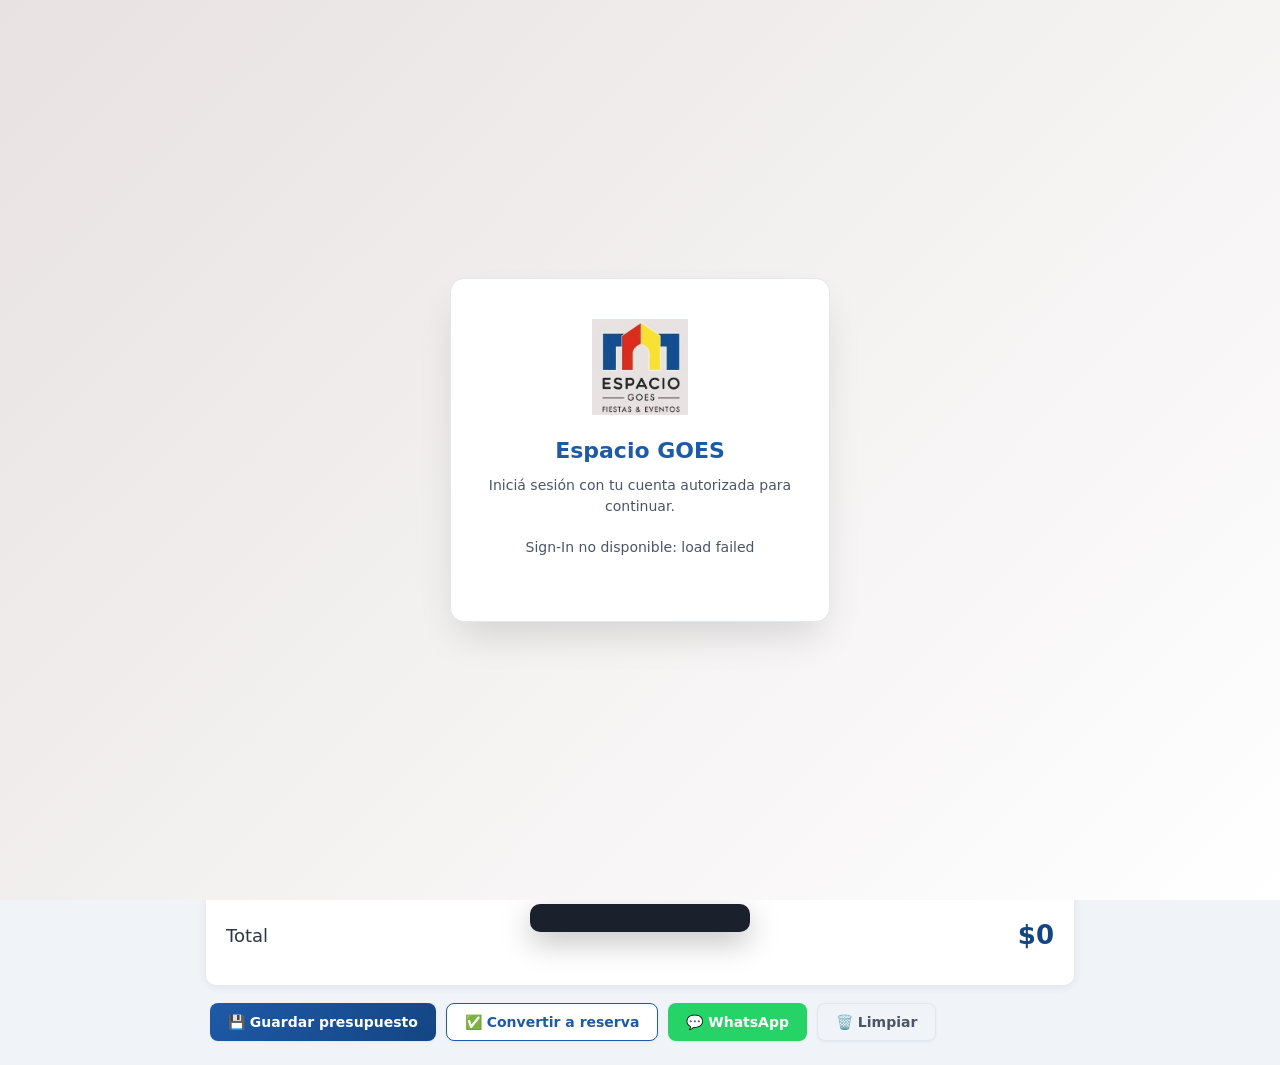
<file: v2/index.html>
<!doctype html>
<html lang="es">
<head>
  <meta charset="utf-8" />
  <meta name="viewport" content="width=device-width, initial-scale=1" />
  <title>Espacio GOES · Cotizador V2</title>
  <script type="module" crossorigin src="./assets/budget-LVGhlqnR.js"></script>
  <link rel="modulepreload" crossorigin href="./assets/api-client-ZGX4_DXc.js">
  <link rel="stylesheet" crossorigin href="./assets/budget-C-bagGml.css">
</head>
<body>
  <!-- Auth gate: bloquea la app hasta login válido -->
  <div id="auth-gate" class="auth-gate">
    <div class="auth-gate-box">
      <img class="auth-gate-logo" src="./assets/logo-espacio-goes-B3yLfRtM.jpg" alt="Espacio GOES" />
      <h1 id="auth-gate-title">Espacio GOES</h1>
      <p id="auth-gate-msg">Iniciá sesión con tu cuenta autorizada para continuar.</p>
      <div id="auth-gate-gsi"></div>
      <div id="auth-gate-err" class="auth-gate-err" style="display:none"></div>
      <button type="button" id="auth-gate-signout" class="btn btn-gray auth-gate-signout" style="display:none">Cerrar sesión</button>
    </div>
  </div>

  <header class="app-header">
    <div class="app-header-inner">
      <div class="app-brand">
        <img class="app-logo" src="./assets/logo-espacio-goes-B3yLfRtM.jpg" alt="Espacio Goes" />
      </div>
      <div class="app-actions">
        <span id="env-badge" class="env-badge env-test" title="Entorno de escritura">TEST</span>
        <div id="auth-panel" class="auth-panel"></div>
      </div>
    </div>
    <div class="app-tricolor"></div>
  </header>

  <div class="tabs-wrap">
    <nav class="tabs" role="tablist">
      <button class="tab active" data-tab="budget"   role="tab">📋 Presupuesto / Reserva</button>
      <button class="tab"        data-tab="search"   role="tab">🔍 Buscar</button>
      <button class="tab"        data-tab="expenses" role="tab">💸 Gastos</button>
      <button class="tab"        data-tab="services" role="tab">🧾 Servicios</button>
      <button class="tab"        data-tab="cash"     role="tab">💰 Cajas</button>
    </nav>
  </div>

  <!-- ═══ Tab: Presupuesto + Reserva integrados ═══ -->
  <section id="tab-budget" class="tab-panel active">
    <div id="loaded-info" class="loaded-info"></div>

    <form id="budget-form">
      <!-- Card 1: obligatorio -->
      <div class="card">
        <div class="card-header">
          <h2>📋 Datos del presupuesto <span class="stag stag-req">Obligatorio</span></h2>
        </div>
        <div class="form-grid">
          <div class="form-group">
            <label>Fecha del evento</label>
            <input type="date" name="date" required />
            <small class="hint" data-hint="dateLabel"></small>
          </div>
          <div class="form-group">
            <label>Cantidad de niños</label>
            <input type="number" name="kidsCount" min="0" value="0" />
          </div>
          <div class="form-group">
            <label>Menú niños</label>
            <select name="kidsMenu" data-options="kids"></select>
          </div>
          <div class="form-group">
            <label>Cantidad de adultos</label>
            <input type="number" name="adultsCount" min="0" value="0" />
          </div>
          <div class="form-group">
            <label>Menú adultos</label>
            <select name="adultsMenu" data-options="adults"></select>
          </div>
          <div class="form-group">
            <label>Horas extra</label>
            <input type="number" name="extraHours" min="0" max="12" step="1" value="0" />
          </div>
          <div class="form-group">
            <label>Nº animadores <small class="hint-inline" id="rec-auto-note">(auto)</small></label>
            <input type="number" name="numRecreadores" min="0" step="1" placeholder="auto" />
          </div>
          <div class="form-group">
            <label>Nº mozos <small class="hint-inline" id="moz-auto-note">(auto)</small></label>
            <input type="number" name="numMozos" min="0" step="1" placeholder="auto" />
          </div>
          <div id="date-conflict-warn" class="conflict-warn conflict-warn-yellow form-full" style="display:none;"></div>
        </div>
      </div>

      <!-- Card 3: descuento + manual -->
      <div class="card card-optional">
        <div class="card-header">
          <h2>🏷️ Descuento y precio manual <span class="stag stag-opt">Opcional</span></h2>
        </div>
        <div class="form-grid form-grid-3">
          <div class="form-group">
            <label>Tipo de descuento</label>
            <select name="discountType">
              <option value="">— Sin descuento —</option>
              <option value="fixed">Monto fijo</option>
              <option value="percent">Porcentaje</option>
            </select>
          </div>
          <div class="form-group">
            <label>Valor del descuento</label>
            <input type="number" name="discountValue" min="0" step="1" value="0" />
          </div>
          <div class="form-group">
            <label>Precio manual</label>
            <input type="number" name="manualPriceOverride" min="0" step="1" placeholder="Override del total" />
          </div>
          <div class="form-group span-2">
            <label>Otro — descripción</label>
            <input type="text" name="otroDesc" placeholder="Ej: Torta, decoración extra, …" />
          </div>
          <div class="form-group">
            <label>Otro — valor ($)</label>
            <input type="number" name="otroValor" min="0" step="1" placeholder="0" />
          </div>
        </div>
      </div>

      <!-- Card 4: Datos de la reserva (toggle) -->
      <div class="card card-reserva">
        <div class="card-header">
          <h2>📝 Datos de la reserva <span class="stag stag-rsv">Para reservar</span></h2>
          <label class="toggle-switch" title="Activar sección de reserva">
            <input type="checkbox" id="toggle-reservation" />
            <span></span>
          </label>
        </div>
        <div id="reservation-fields" class="form-grid form-grid-6" style="display:none;">
          <div class="form-group span-3">
            <label>Nombre del evento</label>
            <input type="text" name="eventName" placeholder="Ej: Cumple Sofi" />
          </div>
          <div class="form-group span-1">
            <label>Edad</label>
            <input type="number" name="age" min="1" max="99" placeholder="Ej: 7" />
          </div>
          <div class="form-group span-2">
            <label>Hora de inicio</label>
            <select name="startTime" data-options="halfhours" data-empty-option="— Elegir —"></select>
          </div>
          <div class="form-group span-2">
            <label>Seña ($)</label>
            <input type="number" name="signAmount" min="0" value="0" />
          </div>
          <div class="form-group span-2">
            <label>Forma de pago</label>
            <select name="paymentMethod" data-options="paymentsIncome" data-empty-option="— Elegir —"></select>
          </div>
          <div class="form-group span-2">
            <label>Rol de Roman</label>
            <select name="romanRole" data-options="roman" data-empty-option="— Elegir —"></select>
          </div>
          <div class="form-group span-3">
            <label>Cliente — Nombre</label>
            <input type="text" name="clientName" />
          </div>
          <div class="form-group span-3">
            <label>Cliente — Teléfono</label>
            <input type="tel" name="clientPhone" />
          </div>
          <div id="time-conflict-warn" class="conflict-warn conflict-warn-red form-full" style="display:none;"></div>
          <div class="form-group form-full">
            <label>Notas</label>
            <textarea name="notes" rows="3"></textarea>
          </div>
          <div id="payments-section" class="form-full payments-section" style="display:none;">
            <div class="payments-header">
              <strong>💰 Pagos registrados</strong>
              <span style="flex:1"></span>
              <button type="button" id="btn-add-tip" class="btn btn-sm btn-outline">💵 Registrar propina</button>
              <button type="button" id="btn-add-payment" class="btn btn-sm btn-primary">+ Agregar pago</button>
            </div>
            <div id="payments-list" class="payments-list"></div>
            <div id="payments-total" class="payments-total"></div>
          </div>
        </div>
      </div>
    </form>

    <!-- Card resultado -->
    <div class="card card-result" id="price-display">
      <div class="card-header">
        <h2>💰 Detalle del presupuesto</h2>
      </div>
      <div id="line-items"></div>
      <div id="staff-info"></div>
      <div class="total-row">
        <span>Total</span>
        <strong id="total-amount">$0</strong>
      </div>
      <div id="warnings" class="warnings"></div>
    </div>

    <div class="actions">
      <button type="button" id="btn-save-budget" class="btn btn-primary">💾 Guardar presupuesto</button>
      <button type="button" id="btn-save-reservation" class="btn btn-reserva" style="display:none;">✅ Guardar reserva</button>
      <button type="button" id="btn-convert-reservation" class="btn btn-outline">✅ Convertir a reserva</button>
      <button type="button" id="btn-copy-wa" class="btn btn-wa">💬 WhatsApp</button>
      <button type="button" id="btn-reset" class="btn btn-gray">🗑️ Limpiar</button>
    </div>
  </section>

  <!-- ═══ Tab: Buscar ═══ -->
  <section id="tab-search" class="tab-panel">
    <div class="card">
      <div class="card-header">
        <h2>🔍 Buscar eventos</h2>
      </div>
      <div class="search-toolbar">
        <div class="form-group">
          <label>Tipo</label>
          <select id="search-kind">
            <option value="reservations" selected>Reservas</option>
            <option value="budgets">Presupuestos</option>
          </select>
        </div>
        <div class="form-group">
          <label>Mes</label>
          <input type="month" id="search-month" />
        </div>
        <div class="form-group">
          <label>Día (opcional)</label>
          <input type="date" id="search-date" />
        </div>
        <div class="form-group">
          <label>&nbsp;</label>
          <button type="button" id="btn-search" class="btn btn-primary btn-block">Buscar</button>
        </div>
      </div>
    </div>
    <div id="search-results" class="search-results">
      <div class="hint">Seleccioná mes o día y click <strong>Buscar</strong>.</div>
    </div>
  </section>

  <!-- ═══ Tab: Gastos ═══ -->
  <section id="tab-expenses" class="tab-panel">
    <form id="expense-form">
      <div class="card">
        <div class="card-header">
          <h2>💸 Nuevo gasto</h2>
        </div>
        <div class="form-grid form-grid-3">
          <div class="form-group">
            <label>Fecha</label>
            <input type="date" name="date" required />
          </div>
          <div class="form-group">
            <label>Importe ($)</label>
            <input type="number" name="amount" min="0" step="1" value="0" required />
          </div>
          <div class="form-group">
            <label>Forma de pago</label>
            <select name="paymentMethod" data-options="paymentsExpense" data-empty-option="— Elegir —"></select>
          </div>
          <div class="form-group span-2">
            <label>Concepto</label>
            <input type="text" name="concept" placeholder="Ej: Cinta LED · Detergente" required />
          </div>
          <div class="form-group">
            <label>Proveedor</label>
            <select name="provider" data-options="expenseProviders" data-empty-option="— Elegir —"></select>
          </div>
          <div class="form-group">
            <label>Tipo</label>
            <select name="expenseType">
              <option value="">— Normal —</option>
              <option value="fixed">Gasto fijo</option>
              <option value="exceptional">Excepcional</option>
            </select>
          </div>
          <div class="form-group span-2">
            <label>Comentarios</label>
            <input type="text" name="notes" />
          </div>
        </div>
      </div>
      <div class="actions">
        <button type="button" id="btn-save-expense" class="btn btn-primary">💾 Guardar gasto</button>
        <button type="button" id="btn-reset-expense" class="btn btn-gray">🗑️ Limpiar</button>
      </div>
    </form>

    <div class="card">
      <div class="card-header">
        <h2>🔍 Buscar gastos</h2>
        <div style="display:flex;gap:8px;align-items:center;flex-wrap:wrap;">
          <label style="font-size:12px;color:var(--gray-600);">Mes:</label>
          <input type="month" id="expenses-month" />
          <label style="font-size:12px;color:var(--gray-600);">Día:</label>
          <input type="date" id="expenses-day" />
          <button type="button" id="btn-load-expenses" class="btn btn-outline btn-sm">Cargar</button>
        </div>
      </div>
      <div id="expenses-list" class="expenses-list">
        <div class="hint">Elegí mes o día y click Cargar.</div>
      </div>
      <div id="expenses-total" class="expenses-total" style="display:none;"></div>
    </div>
  </section>

  <!-- ═══ Tab: Servicios/Impuestos ═══ -->
  <section id="tab-services" class="tab-panel">
    <form id="service-form">
      <div class="card">
        <div class="card-header">
          <h2>🧾 Nuevo servicio / impuesto</h2>
        </div>
        <div class="form-grid form-grid-3">
          <div class="form-group span-2">
            <label>Concepto</label>
            <input type="text" name="concept" placeholder="Ej: UTE · Alquiler · Internet" required />
          </div>
          <div class="form-group">
            <label>Proveedor</label>
            <select name="provider" data-options="expenseProviders" data-empty-option="— Elegir —"></select>
          </div>
          <div class="form-group span-2">
            <label>Forma de pago</label>
            <select name="paymentMethod" data-options="paymentsExpense" data-empty-option="— Elegir —"></select>
          </div>
          <div class="form-group check-group">
            <label class="check-lbl"><input type="checkbox" name="isFixed" /> 📌 Gasto fijo</label>
          </div>
        </div>
        <p class="hint" style="margin-top:8px">El importe se ingresa al momento de <strong>Pagar</strong> (registra un gasto).</p>
      </div>
      <div class="actions">
        <button type="button" id="btn-save-service" class="btn btn-primary">💾 Guardar servicio</button>
        <button type="button" id="btn-reset-service" class="btn btn-gray">🗑️ Limpiar</button>
      </div>
    </form>

    <div class="card">
      <div class="card-header">
        <h2>🔁 Servicios e Impuestos</h2>
        <button type="button" id="btn-load-services" class="btn btn-outline btn-sm">🔄 Actualizar</button>
      </div>
      <div id="services-month-label" class="hint" style="margin-bottom:8px"></div>
      <div id="services-list" class="services-list">
        <div class="hint">Cargando...</div>
      </div>
    </div>
  </section>

  <!-- ═══ Tab: Cajas (Ingresos + Cajas Chica) ═══ -->
  <section id="tab-cash" class="tab-panel">
    <div class="cash-subtabs">
      <button type="button" class="cash-subtab active" data-cash-sub="ingresos">Ingresos</button>
      <button type="button" class="cash-subtab"        data-cash-sub="egresos">Egresos</button>
      <button type="button" class="cash-subtab"        data-cash-sub="cajas">Cajas Chica</button>
    </div>

    <div id="cash-sub-ingresos" class="cash-sub-panel active">
      <div class="cash-filter-bar">
        <button type="button" class="cash-filter-btn active" data-cash-range="day">Hoy</button>
        <button type="button" class="cash-filter-btn"        data-cash-range="week">Esta semana</button>
        <button type="button" class="cash-filter-btn"        data-cash-range="month">Este mes</button>
      </div>
      <div id="cash-ingresos-summary" class="cash-summary-bar" style="display:none">
        <span id="cash-summary-count"></span>
        <span class="cash-summary-sep">·</span>
        <strong id="cash-summary-total"></strong>
      </div>
      <div id="cash-ingresos-loading" class="hint">Cargando ingresos…</div>
      <div id="cash-ingresos-empty"   class="hint" style="display:none">No hay ingresos para el período seleccionado.</div>
      <div id="cash-ingresos-error"   class="cash-error-msg" style="display:none"></div>
      <div id="cash-ingresos-table-wrap" style="display:none">
        <table class="cash-data-table">
          <thead>
            <tr>
              <th>Fecha</th>
              <th class="col-right">Importe</th>
              <th>N. Evento</th>
              <th>Concepto</th>
              <th>Forma Pago</th>
            </tr>
          </thead>
          <tbody id="cash-ingresos-tbody"></tbody>
        </table>
      </div>
    </div>

    <div id="cash-sub-egresos" class="cash-sub-panel">
      <div class="cash-filter-bar">
        <button type="button" class="cash-egr-filter-btn active" data-cash-range="day">Hoy</button>
        <button type="button" class="cash-egr-filter-btn"        data-cash-range="week">Esta semana</button>
        <button type="button" class="cash-egr-filter-btn"        data-cash-range="month">Este mes</button>
      </div>
      <div id="cash-egresos-summary" class="cash-summary-bar" style="display:none">
        <span id="cash-egr-summary-count"></span>
        <span class="cash-summary-sep">·</span>
        <strong id="cash-egr-summary-total"></strong>
      </div>
      <div id="cash-egresos-loading" class="hint">Cargando egresos…</div>
      <div id="cash-egresos-empty"   class="hint" style="display:none">No hay egresos para el período seleccionado.</div>
      <div id="cash-egresos-error"   class="cash-error-msg" style="display:none"></div>
      <div id="cash-egresos-table-wrap" style="display:none">
        <table class="cash-data-table">
          <thead>
            <tr>
              <th>Fecha</th>
              <th class="col-right">Importe</th>
              <th>Proveedor</th>
              <th>Concepto</th>
              <th>Forma de pago</th>
            </tr>
          </thead>
          <tbody id="cash-egresos-tbody"></tbody>
        </table>
      </div>
    </div>

    <div id="cash-sub-cajas" class="cash-sub-panel">
      <div id="cash-cajas-loading" class="hint">Cargando cajas…</div>
      <div id="cash-cajas-error"   class="cash-error-msg" style="display:none"></div>
      <div id="cash-cajas-content" style="display:none">
        <div class="cash-cajas-grid">
          <div class="cash-caja-card" id="cash-caja-vir"></div>
          <div class="cash-caja-card" id="cash-caja-fede"></div>
          <div class="cash-caja-card" id="cash-caja-gadicor"></div>
        </div>
      </div>
    </div>
  </section>

  <!-- ═══ Modal: Registrar pago ═══ -->
  <div class="modal-ov" id="payment-modal">
    <div class="modal-box">
      <h3>💳 Registrar pago</h3>
      <div id="payment-info" class="payment-info"></div>
      <div class="pay-summary-box">
        <div class="pay-sum-row">
          <span>Pagos acumulados</span>
          <strong id="payment-acc">$0</strong>
        </div>
        <div class="pay-sum-row pay-falta" id="payment-falta-wrap" style="display:none;">
          <span>Falta para completar</span>
          <strong id="payment-falta">$0</strong>
        </div>
      </div>
      <div class="form-grid form-grid-2" style="margin-top:14px;">
        <div class="form-group form-full">
          <label>Importe ($)</label>
          <input type="number" id="payment-amount" min="0" step="1" value="0" />
        </div>
        <div class="form-group">
          <label>Concepto *</label>
          <select id="payment-concept" required>
            <option value="">— Elegir —</option>
            <option value="Seña">Seña</option>
            <option value="Adelanto">Adelanto</option>
            <option value="Pago final">Pago final</option>
            <option value="Bebidas">Bebidas</option>
            <option value="Otros">Otros</option>
          </select>
        </div>
        <div class="form-group">
          <label>Forma de pago *</label>
          <select id="payment-method" data-options="paymentsIncome" data-empty-option="— Elegir —" required></select>
        </div>
        <div class="form-group form-full">
          <label>Comentarios</label>
          <textarea id="payment-notes" rows="2" placeholder="Opcional…"></textarea>
        </div>
      </div>
      <p id="payment-auto-msg" class="payment-auto" style="display:none;">✅ Este pago completará el total del evento.</p>
      <div class="modal-foot">
        <button type="button" class="btn btn-primary" id="btn-confirm-payment">✓ Confirmar pago</button>
        <div style="flex:1"></div>
        <button type="button" class="btn btn-gray" data-close-modal="payment-modal">Cancelar</button>
      </div>
    </div>
  </div>

  <!-- ═══ Modal: Registrar propina ═══ -->
  <div class="modal-ov" id="tip-modal">
    <div class="modal-box">
      <h3>💵 Registrar propina</h3>
      <div id="tip-info" class="payment-info"></div>
      <p class="modal-hint">La propina se paga a los recreadores: suma al cobro del proveedor de ese evento y entra en caja.</p>
      <div id="tip-current" class="modal-hint" style="display:none; color: var(--amber);"></div>
      <div class="form-grid form-grid-2" style="margin-top:14px;">
        <div class="form-group form-full">
          <label>Importe ($)</label>
          <input type="number" id="tip-amount" min="0" step="1" value="0" />
        </div>
        <div class="form-group form-full">
          <label>Forma de pago *</label>
          <select id="tip-method" data-options="paymentsIncome" data-empty-option="— Elegir —" required></select>
        </div>
        <div class="form-group form-full">
          <label>Comentarios</label>
          <textarea id="tip-notes" rows="2" placeholder="Opcional…"></textarea>
        </div>
      </div>
      <div class="modal-foot">
        <button type="button" class="btn btn-primary" id="btn-confirm-tip">✓ Confirmar propina</button>
        <div style="flex:1"></div>
        <button type="button" class="btn btn-gray" data-close-modal="tip-modal">Cancelar</button>
      </div>
    </div>
  </div>

  <!-- ═══ Modal: WhatsApp ═══ -->
  <div class="modal-ov" id="wa-modal">
    <div class="modal-box">
      <h3>💬 Copiar para WhatsApp</h3>
      <p class="modal-hint">Editá el texto si querés y después apretá Copiar.</p>
      <textarea class="wa-textarea" id="wa-text" rows="14"></textarea>
      <div class="modal-foot">
        <button type="button" class="btn btn-wa" id="btn-wa-copy">📋 Copiar</button>
        <button type="button" class="btn btn-outline" id="btn-wa-open">↗ Abrir WhatsApp Web</button>
        <div style="flex:1"></div>
        <button type="button" class="btn btn-gray" data-close-modal="wa-modal">Cerrar</button>
      </div>
    </div>
  </div>

  <!-- ═══ Modal: Admin ═══ -->
  <div class="modal-ov" id="admin-modal">
    <div class="modal-box modal-lg">
      <h3>⚙️ Panel de administración</h3>
      <p class="modal-hint">Editá config sin tocar código. Los cambios se guardan en la Sheet <code>ConfigV2</code>.</p>
      <div id="admin-panel"></div>
      <div class="modal-foot">
        <button type="button" class="btn btn-outline" id="btn-refresh-config">🔄 Refrescar desde Sheet</button>
        <div style="flex:1"></div>
        <button type="button" class="btn btn-gray" data-close-modal="admin-modal">Cerrar</button>
      </div>
    </div>
  </div>

  <!-- ═══ Modal: Movimientos de caja ═══ -->
  <div class="modal-ov" id="mov-modal">
    <div class="modal-box">
      <h3>💰 Movimientos de caja</h3>
      <div class="mov-controls">
        <div class="mov-seg mov-seg-wrap">
          <button type="button" class="mov-seg-btn mov-caja-btn" data-caja="all">Todas</button>
          <button type="button" class="mov-seg-btn mov-caja-btn" data-caja="vir">Vir</button>
          <button type="button" class="mov-seg-btn mov-caja-btn" data-caja="fede">Fede</button>
          <button type="button" class="mov-seg-btn mov-caja-btn" data-caja="gadicor">Gadicor</button>
          <button type="button" class="mov-seg-btn mov-caja-btn" data-caja="seba">Seba</button>
          <button type="button" class="mov-seg-btn mov-caja-btn" data-caja="otros">Otros</button>
        </div>
        <div class="mov-seg">
          <button type="button" class="mov-seg-btn mov-range-btn" data-range="7">7 días</button>
          <button type="button" class="mov-seg-btn mov-range-btn" data-range="15">15 días</button>
          <button type="button" class="mov-seg-btn mov-range-btn" data-range="30">Mes</button>
        </div>
      </div>
      <div class="mov-totals">
        <div class="mov-stat"><span class="mov-stat-label">Entradas</span><span id="mov-in" class="mov-stat-value positive">—</span></div>
        <div class="mov-stat"><span class="mov-stat-label">Salidas</span><span id="mov-out" class="mov-stat-value negative">—</span></div>
        <div class="mov-stat"><span class="mov-stat-label">Neto</span><span id="mov-neto" class="mov-stat-value">—</span></div>
      </div>
      <div id="mov-list" class="mov-list"></div>
      <div class="modal-foot">
        <span class="modal-hint" style="flex:1; margin:0;">Neto del período — no es el saldo total de la caja.</span>
        <button type="button" class="btn btn-gray" id="mov-close">Cerrar</button>
      </div>
    </div>
  </div>

  <div id="toast" class="toast" role="status" aria-live="polite"></div>
  <div id="loading-overlay" class="loading-overlay">
    <div class="spinner"></div>
  </div>

</body>
</html>
</file>
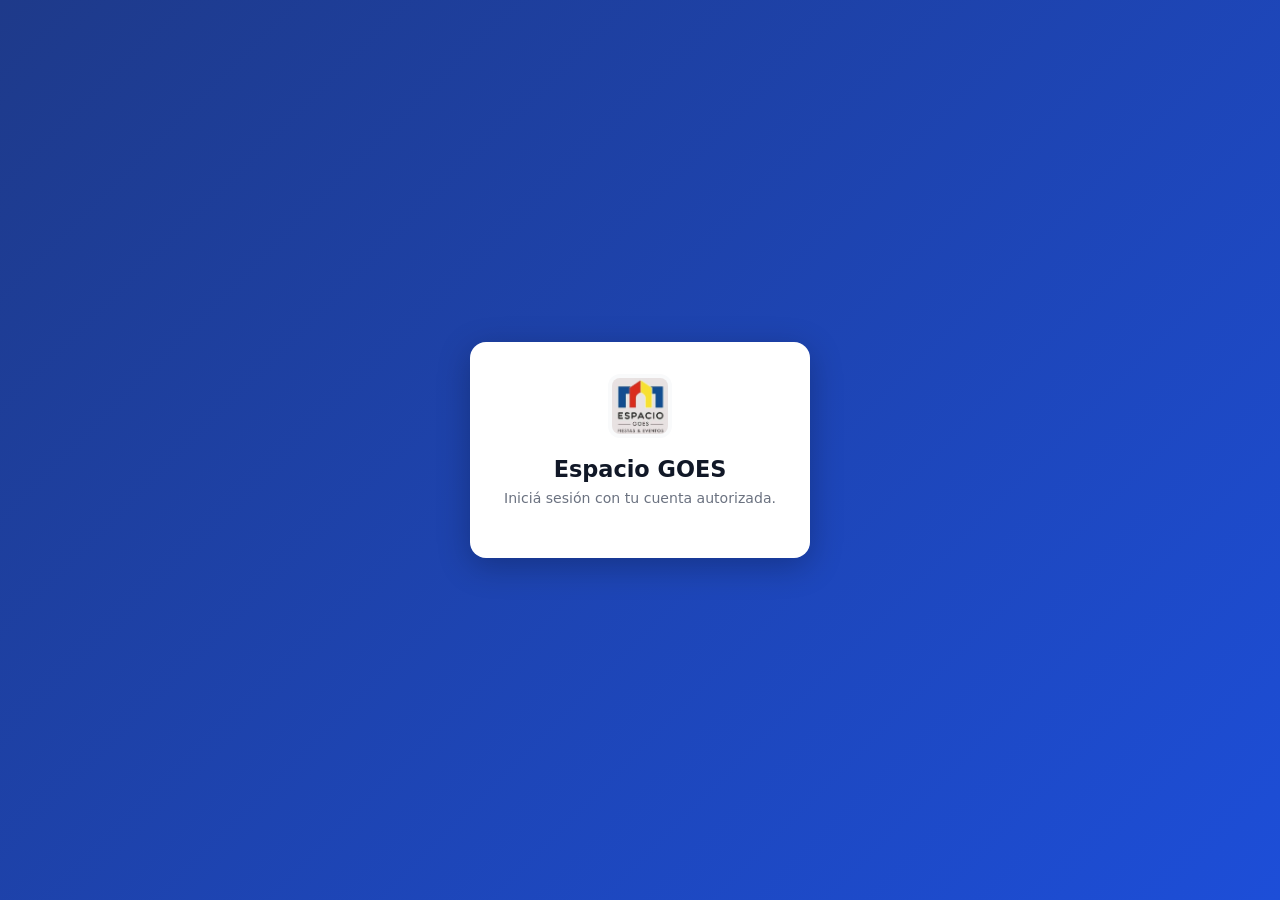
<file: v2/cash/index.html>
<!doctype html>
<html lang="es">
<head>
  <meta charset="utf-8" />
  <meta name="viewport" content="width=device-width, initial-scale=1" />
  <title>Espacio GOES · Ingresos y Cajas</title>
  <script type="module" crossorigin src="../assets/cash-BJAMc_su.js"></script>
  <link rel="modulepreload" crossorigin href="../assets/api-client-ZGX4_DXc.js">
  <link rel="stylesheet" crossorigin href="../assets/cash-B_n7aTc1.css">
</head>
<body>

<!-- LOGIN GATE -->
<div id="login-overlay" class="login-overlay">
  <div class="login-box">
    <img class="login-logo" src="../assets/logo-espacio-goes-B3yLfRtM.jpg" alt="Espacio GOES" />
    <h1>Espacio GOES</h1>
    <p class="login-sub">Iniciá sesión con tu cuenta autorizada.</p>
    <div id="google-login-btn"></div>
    <p id="login-error" class="login-error" style="display:none"></p>
    <div id="access-denied-msg" class="access-denied" style="display:none">
      Tu cuenta no tiene permiso para ver esta página.
    </div>
    <button type="button" id="login-signout" class="btn btn-gray login-signout" style="display:none">Cerrar sesión</button>
  </div>
</div>

<header class="app-header">
  <div class="app-header-inner">
    <div class="app-brand">
      <img class="app-logo" src="../assets/logo-espacio-goes-B3yLfRtM.jpg" alt="Espacio GOES" />
      <div class="header-title">
        <h1>Espacio GOES</h1>
        <p>Ingresos y Cajas</p>
      </div>
    </div>
    <div class="app-actions">
      <div id="user-avatar" class="user-avatar" title="Menú de usuario"></div>
    </div>
  </div>
  <div class="app-tricolor"></div>
</header>

<!-- USER MENU -->
<div id="user-menu" class="user-menu" style="display:none">
  <div class="user-menu-email" id="user-menu-email"></div>
  <hr class="user-menu-sep" />
  <button type="button" id="menu-goto-admin" class="btn btn-gray" style="width:100%; margin-bottom: 8px;">⚙️ Ir a admin</button>
  <button type="button" id="menu-signout" class="btn btn-gray" style="width:100%">Cerrar sesión</button>
  <div class="um-version" id="um-version"></div>
</div>

<main class="main-content">

  <!-- TABS -->
  <div class="tabs-bar">
    <button class="tab-btn active" data-tab="ingresos">Ingresos</button>
    <button class="tab-btn" data-tab="cajas">Cajas Chica</button>
  </div>

  <!-- TAB: INGRESOS -->
  <section id="tab-ingresos" class="tab-section">
    <div class="filter-bar">
      <button class="filter-btn active" data-range="day">Hoy</button>
      <button class="filter-btn" data-range="week">Esta semana</button>
      <button class="filter-btn" data-range="month">Este mes</button>
    </div>
    <div id="ingresos-summary" class="summary-bar" style="display:none">
      <span id="summary-count"></span>
      <span class="summary-sep">·</span>
      <strong id="summary-total"></strong>
    </div>
    <div id="ingresos-loading" class="loading-msg">Cargando ingresos…</div>
    <div id="ingresos-empty" class="empty-msg" style="display:none">No hay ingresos para el período seleccionado.</div>
    <div id="ingresos-error" class="error-msg" style="display:none"></div>
    <div id="ingresos-table-wrap" style="display:none">
      <table class="data-table">
        <thead>
          <tr>
            <th>Fecha</th>
            <th class="col-right">Importe</th>
            <th>N. Evento</th>
            <th>Concepto</th>
            <th>Forma Pago</th>
          </tr>
        </thead>
        <tbody id="ingresos-tbody"></tbody>
      </table>
    </div>
  </section>

  <!-- TAB: CAJAS -->
  <section id="tab-cajas" class="tab-section" style="display:none">
    <div id="cajas-loading" class="loading-msg">Cargando cajas…</div>
    <div id="cajas-error" class="error-msg" style="display:none"></div>
    <div id="cajas-content" style="display:none">
      <div class="cajas-grid">
        <div class="caja-card" id="caja-vir"></div>
        <div class="caja-card" id="caja-fede"></div>
        <div class="caja-card" id="caja-gadicor"></div>
      </div>
    </div>
  </section>

</main>

</body>
</html>
</file>
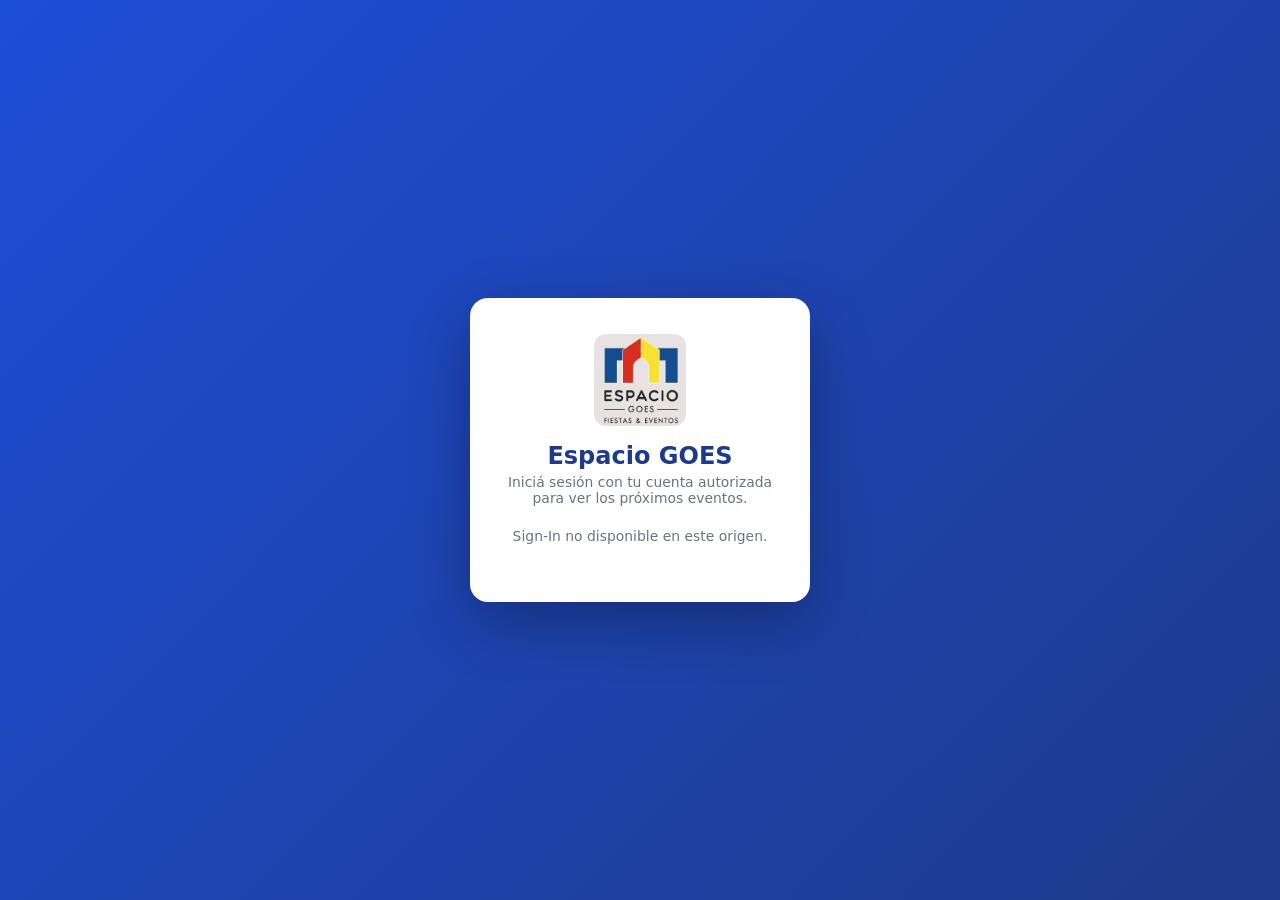
<file: v2/prov/index.html>
<!doctype html>
<html lang="es">
<head>
  <meta charset="utf-8" />
  <meta name="viewport" content="width=device-width, initial-scale=1" />
  <title>Espacio GOES · Próximos eventos</title>
  <script type="module" crossorigin src="../assets/prov-BW9aC9lV.js"></script>
  <link rel="modulepreload" crossorigin href="../assets/api-client-ZGX4_DXc.js">
  <link rel="stylesheet" crossorigin href="../assets/prov-BWnkR1J0.css">
</head>
<body>

<!-- LOGIN GATE (bloqueante) -->
<div id="login-overlay" class="login-overlay">
  <div class="login-box">
    <img class="login-logo" src="../assets/logo-espacio-goes-B3yLfRtM.jpg" alt="Espacio GOES" />
    <h1>Espacio GOES</h1>
    <p class="login-sub">Iniciá sesión con tu cuenta autorizada para ver los próximos eventos.</p>
    <div id="google-login-btn"></div>
    <p id="login-error" class="login-error" style="display:none"></p>
    <div id="access-denied-msg" class="access-denied" style="display:none">
      Tu cuenta no tiene permiso para ver esta página.
    </div>
    <button type="button" id="login-signout" class="btn btn-gray login-signout" style="display:none">Cerrar sesión</button>
  </div>
</div>

<header class="app-header">
  <div class="app-header-inner">
    <div class="app-brand">
      <img class="app-logo" src="../assets/logo-espacio-goes-B3yLfRtM.jpg" alt="Espacio GOES" />
      <div class="header-title">
        <h1>Espacio GOES</h1>
        <p>Próximos eventos</p>
      </div>
    </div>
    <div class="app-actions">
      <div id="user-avatar" class="user-avatar" title="Menú de usuario"></div>
    </div>
  </div>
  <div class="app-tricolor"></div>
</header>

<div id="user-menu" class="user-menu">
  <div class="user-menu-name" id="um-name"></div>
  <div class="user-menu-email" id="um-email"></div>
  <span class="role-badge" id="um-role"></span>
  <hr>
  <button class="user-menu-logout" type="button" id="btn-goto-admin" style="display:none">⚙️ Ir a admin</button>
  <button class="user-menu-logout" type="button" id="btn-logout">Cerrar sesión</button>
  <div class="um-version" id="um-version"></div>
</div>

<main class="main-wrap">
  <div class="card">
    <div class="card-header">
      <h2 id="prov-card-title">Próximos 15 días</h2>
      <div class="card-header-actions">
        <div class="view-toggle" role="tablist" aria-label="Vista">
          <button type="button" class="view-toggle-btn is-active" id="btn-view-lista"      role="tab" aria-selected="true">Lista</button>
          <button type="button" class="view-toggle-btn"           id="btn-view-calendario" role="tab" aria-selected="false">Calendario</button>
          <button type="button" class="view-toggle-btn"           id="btn-view-reporte"    role="tab" aria-selected="false">Reporte</button>
        </div>
        <small id="prov-updated"></small>
        <button type="button" class="prov-refresh" id="btn-refresh" title="Recargar">↻</button>
      </div>
    </div>
    <div id="prov-rango" class="prov-rango"></div>
    <div id="prov-content" class="prov-loading">Cargando eventos...</div>

    <!-- Vista reporte de recreadores -->
    <div id="report-view" class="report-view" hidden>
      <div class="report-header">
        <label>Desde <input type="date" id="rep-from" /></label>
        <label>Hasta <input type="date" id="rep-to" /></label>
        <button type="button" id="btn-rep-gen" class="btn btn-primary">Generar</button>
      </div>
      <p class="report-hint">Rango admitido: hasta 30 días en el pasado. No incluye eventos futuros.</p>
      <div id="report-content" class="report-content"></div>
    </div>

    <!-- Vista calendario (Google-style) -->
    <div id="calendar-view" class="cal-view" hidden>
      <div class="cal-header">
        <div class="cal-nav">
          <button type="button" class="cal-nav-btn" id="cal-prev"  title="Semana anterior">←</button>
          <div class="cal-title" id="cal-title">—</div>
          <button type="button" class="cal-nav-btn" id="cal-next"  title="Semana siguiente">→</button>
        </div>
        <button type="button" class="cal-today" id="cal-today">Hoy</button>
      </div>
      <div class="cal-scroll">
        <div class="cal-grid" id="cal-grid"></div>
      </div>
    </div>
  </div>
</main>

<!-- MODAL: Detalle evento -->
<div id="prov-modal-overlay" class="modal-ov">
  <div class="modal-box prov-modal-box">
    <div class="prov-modal-header">
      <div>
        <h3 id="prov-modal-title">Evento</h3>
        <div class="prov-modal-date" id="prov-modal-subtitle"></div>
      </div>
      <button type="button" class="prov-modal-close" id="btn-close-detalle">X</button>
    </div>
    <div class="prov-modal-body" id="prov-modal-body"></div>
  </div>
</div>

<!-- MODAL: Recreadores -->
<div id="recsModal" class="modal-ov">
  <div class="modal-box recs-modal-box">
    <div class="recs-modal-header">
      <h3>Recreadores</h3>
      <button type="button" class="prov-modal-close" id="btn-close-recs">X</button>
    </div>
    <p id="recs-modal-sub" class="recs-modal-sub"></p>
    <div id="recs-dds-container" class="recs-dds"></div>
    <div class="modal-foot">
      <button type="button" id="recsGuardarBtn" class="btn btn-primary">Guardar</button>
      <button type="button" id="recsCancelBtn"  class="btn btn-gray">Cancelar</button>
    </div>
  </div>
</div>

</body>
</html>
</file>
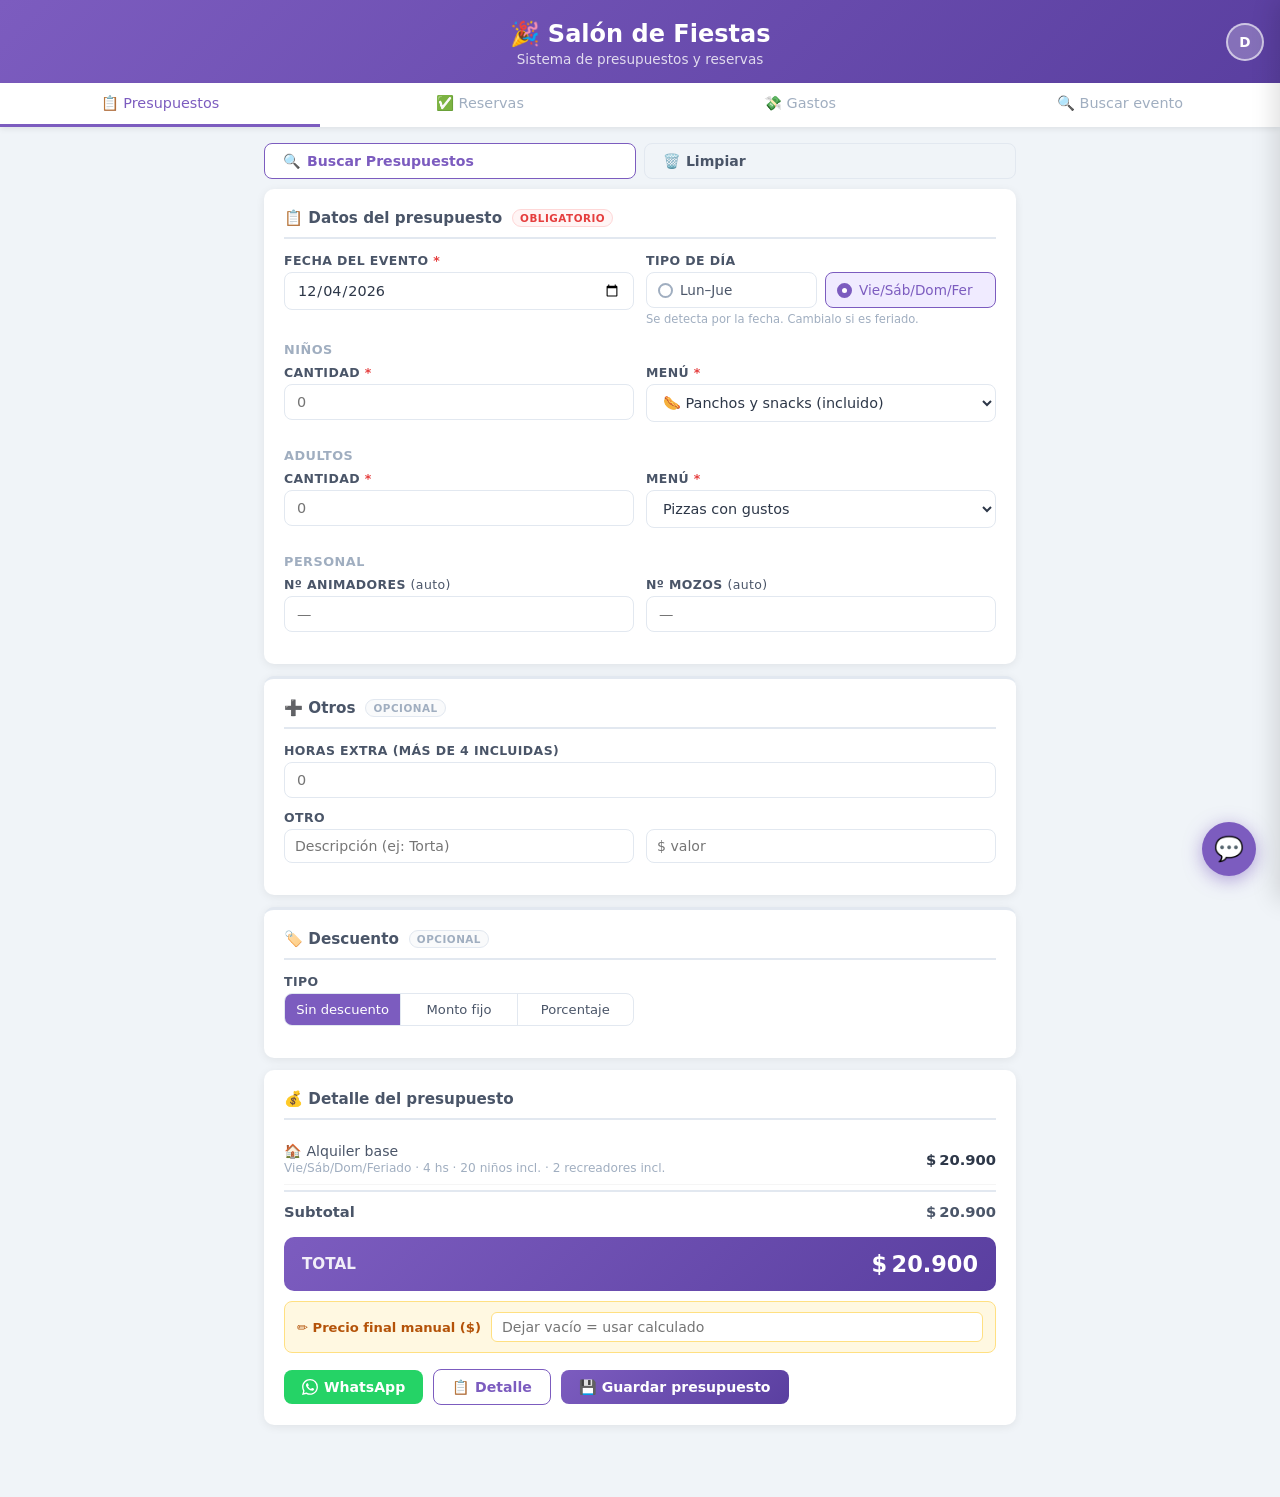
<file: presupuesto-salon.html>
<!DOCTYPE html>
<html lang="es">
<head>
  <meta charset="UTF-8"/>
  <meta name="viewport" content="width=device-width, initial-scale=1.0"/>
  <title>Presupuestos — Salón de Fiestas</title>
  <script src="https://accounts.google.com/gsi/client" async></script>
  <style>
    *, *::before, *::after { box-sizing: border-box; margin: 0; padding: 0; }
    :root {
      --purple: #7c5cbf; --purple-dark: #5a3fa0; --purple-light: #f0ebff;
      --green: #25d366; --green-dark: #1a9e4d;
      --red: #e53e3e; --orange: #dd6b20;
      --amber: #d97706;
      --gray-50: #f9fafb; --gray-100: #f0f4f8; --gray-200: #e2e8f0;
      --gray-400: #a0aec0; --gray-600: #4a5568; --gray-800: #2d3748;
      --radius: 10px; --shadow: 0 2px 10px rgba(0,0,0,0.07);
    }
    body { font-family: 'Segoe UI', system-ui, sans-serif; background: var(--gray-100); color: var(--gray-800); min-height: 100vh; }

    /* HEADER */
    header { background: linear-gradient(135deg, var(--purple), var(--purple-dark)); color: white; padding: 20px 20px 16px; text-align: center; }
    header h1 { font-size: 1.5rem; font-weight: 700; }
    header p  { opacity: .8; font-size: .85rem; margin-top: 3px; }

    /* NAV */
    nav { display: flex; background: white; box-shadow: 0 2px 6px rgba(0,0,0,.08); position: sticky; top: 0; z-index: 100; }
    nav button { flex: 1; padding: 12px 8px; border: none; background: none; cursor: pointer; font-size: .9rem; font-weight: 500; color: var(--gray-400); border-bottom: 3px solid transparent; transition: .2s; font-family: inherit; }
    nav button.active { color: var(--purple); border-bottom-color: var(--purple); }

    /* LAYOUT */
    main { max-width: 780px; margin: 0 auto; padding: 16px 14px 60px; }
    .tab-content { display: none; }
    .tab-content.active { display: block; }

    /* RESERVATION BANNER */
    .reserva-banner {
      display: none; background: linear-gradient(135deg, var(--purple), var(--purple-dark));
      color: white; border-radius: var(--radius); padding: 12px 16px; margin-bottom: 12px;
      gap: 10px; align-items: center; justify-content: space-between;
    }
    .reserva-banner.show { display: flex; }
    .reserva-banner p { font-size: .88rem; }
    .reserva-banner strong { font-size: .95rem; }
    .reserva-banner button { background: rgba(255,255,255,.2); border: 1px solid rgba(255,255,255,.4); color: white; border-radius: 6px; padding: 5px 12px; font-size: .8rem; cursor: pointer; font-family: inherit; white-space: nowrap; }

    /* ACTION BAR */
    .action-bar { display: flex; flex-direction: column; gap: 6px; margin-bottom: 12px; }
    .action-bar-row { display: flex; gap: 8px; }
    .btn-xs { padding: 6px 12px; font-size: .8rem; }

    /* CARDS */
    .card { background: white; border-radius: var(--radius); padding: 20px; margin-bottom: 12px; box-shadow: var(--shadow); }
    .card-optional { border-top: 3px solid var(--gray-200); }
    .card-reserva  { border-top: 3px solid var(--purple); }
    .card-header { display: flex; justify-content: space-between; align-items: center; margin-bottom: 14px; padding-bottom: 10px; border-bottom: 2px solid var(--gray-200); }
    .card-header h2 { font-size: .95rem; font-weight: 700; color: var(--gray-600); display: flex; align-items: center; gap: 6px; }

    /* SECTION TAGS */
    .stag { display: inline-block; font-size: .65rem; font-weight: 700; padding: 2px 7px; border-radius: 20px; text-transform: uppercase; letter-spacing: .5px; vertical-align: middle; margin-left: 4px; }
    .stag-req  { background: #fff5f5; color: var(--red); border: 1px solid #fed7d7; }
    .stag-opt  { background: var(--gray-50); color: var(--gray-400); border: 1px solid var(--gray-200); }
    .stag-rsv  { background: var(--purple-light); color: var(--purple); border: 1px solid #c3aef0; }

    /* FORMS */
    .form-group { margin-bottom: 12px; }
    .form-group:last-child { margin-bottom: 0; }
    .flab { display: block; font-size: .78rem; font-weight: 600; color: var(--gray-600); margin-bottom: 4px; text-transform: uppercase; letter-spacing: .4px; }
    .req-star { color: var(--red); }
    input[type="text"], input[type="number"], input[type="date"], input[type="time"], input[type="password"], select, textarea {
      width: 100%; padding: 9px 12px; border: 1.5px solid var(--gray-200); border-radius: 8px;
      font-size: .9rem; color: var(--gray-800); background: white; transition: border-color .2s; font-family: inherit;
    }
    input:focus, select:focus, textarea:focus { outline: none; border-color: var(--purple); }
    textarea { resize: vertical; min-height: 52px; }
    /* Quitar flechitas de todos los campos numéricos */
    input[type="number"]::-webkit-outer-spin-button,
    input[type="number"]::-webkit-inner-spin-button { -webkit-appearance: none; margin: 0; }
    input[type="number"] { -moz-appearance: textfield; }
    /* Field error state */
    .form-group.err input, .form-group.err select, .form-group.err textarea { border-color: var(--red); }
    .field-err-msg { color: var(--red); font-size: .75rem; margin-top: 3px; display: none; }
    .form-group.err .field-err-msg { display: block; }
    .date-conflict-warn {
      background: #fef3c7; border: 1px solid #f59e0b; border-radius: 7px;
      color: #78350f; font-size: .78rem; padding: 7px 11px; margin-top: 6px;
      white-space: pre-line; line-height: 1.55;
    }
    .time-conflict-warn {
      background: #fef2f2; border: 1px solid #ef4444; border-radius: 7px;
      color: #7f1d1d; font-size: .78rem; padding: 7px 11px; margin-top: 6px;
      white-space: pre-line; line-height: 1.55;
    }

    .grid-2 { display: grid; grid-template-columns: 1fr 1fr; gap: 12px; }
    .grid-3 { display: grid; grid-template-columns: 1fr 1fr 1fr; gap: 12px; }

    /* Day type selector */
    .day-selector { display: flex; gap: 8px; }
    .day-option { flex: 1; display: flex; align-items: center; gap: 7px; padding: 9px 11px; border: 1.5px solid var(--gray-200); border-radius: 8px; cursor: pointer; font-size: .85rem; font-weight: 500; color: var(--gray-600); user-select: none; transition: .15s; }
    .day-option.selected { border-color: var(--purple); background: var(--purple-light); color: var(--purple); }
    .radio-dot { width: 15px; height: 15px; border: 2px solid var(--gray-400); border-radius: 50%; flex-shrink: 0; display: flex; align-items: center; justify-content: center; }
    .day-option.selected .radio-dot { border-color: var(--purple); background: var(--purple); }
    .day-option.selected .radio-dot::after { content: ''; width: 5px; height: 5px; background: white; border-radius: 50%; }

    /* Staff hint */
    .staff-hint { background: var(--gray-50); border-radius: 7px; padding: 9px 12px; font-size: .8rem; color: var(--gray-600); margin-top: 8px; line-height: 1.5; }
    .staff-hint strong { color: var(--purple); }

    /* Extra hours info box */
    .hours-info { background: #fffbeb; border: 1px solid #fde68a; border-radius: 7px; padding: 9px 12px; font-size: .8rem; color: #92400e; margin-top: 8px; line-height: 1.5; }

    /* Time badge */
    .time-badge { padding: 9px 12px; background: var(--gray-50); border: 1.5px solid var(--gray-200); border-radius: 8px; font-size: .9rem; color: var(--gray-600); min-height: 40px; display: flex; align-items: center; }

    /* Discount tabs */
    .disc-tabs { display: flex; border: 1.5px solid var(--gray-200); border-radius: 8px; overflow: hidden; }
    .disc-tabs label { flex: 1; text-align: center; padding: 8px 5px; cursor: pointer; font-size: .82rem; font-weight: 500; color: var(--gray-600); border-right: 1px solid var(--gray-200); user-select: none; transition: .15s; }
    .disc-tabs label:last-child { border-right: none; }
    .disc-tabs label.on { background: var(--purple); color: white; }

    /* BUTTONS */
    .btn { display: inline-flex; align-items: center; gap: 6px; padding: 9px 18px; border: none; border-radius: 8px; font-size: .88rem; font-weight: 600; cursor: pointer; transition: opacity .15s, transform .1s; font-family: inherit; white-space: nowrap; }
    .btn:active { transform: scale(.97); }
    .btn-primary { background: linear-gradient(135deg, var(--purple), var(--purple-dark)); color: white; }
    .btn-reserva  { background: linear-gradient(135deg, var(--green), var(--green-dark)); color: white; }
    .btn-wa       { background: var(--green); color: white; }
    .btn-outline  { background: white; border: 1.5px solid var(--purple); color: var(--purple); }
    .btn-gray     { background: var(--gray-100); color: var(--gray-600); border: 1.5px solid var(--gray-200); }
    .btn-sm       { padding: 5px 12px; font-size: .78rem; }

    /* BUDGET RESULT */
    .bi { display: flex; justify-content: space-between; align-items: center; padding: 9px 0; border-bottom: 1px solid #f5f5f5; }
    .bi:last-child { border-bottom: none; }
    .bi-lbl { color: var(--gray-600); font-size: .88rem; }
    .bi-sub { font-size: .76rem; color: var(--gray-400); margin-top: 2px; }
    .bi-amt { font-weight: 700; font-size: .92rem; color: var(--gray-800); white-space: nowrap; margin-left: 10px; }
    .bi.disc .bi-amt { color: var(--red); }
    .subtotal-row { display: flex; justify-content: space-between; padding: 11px 0 7px; font-weight: 600; font-size: .92rem; border-top: 2px solid var(--gray-200); margin-top: 5px; color: var(--gray-600); }
    .total-box { display: flex; justify-content: space-between; align-items: center; padding: 14px 18px; background: linear-gradient(135deg, var(--purple), var(--purple-dark)); border-radius: var(--radius); margin-top: 10px; color: white; }
    .tb-label { font-size: .95rem; font-weight: 600; opacity: .9; }
    .tb-amt   { font-size: 1.4rem; font-weight: 800; }
    .copy-ok  { font-size: .82rem; font-weight: 600; color: var(--green); display: none; align-self: center; }

    /* MODALS */
    .modal-ov { display: none; position: fixed; inset: 0; background: rgba(0,0,0,.55); z-index: 999; align-items: center; justify-content: center; padding: 20px; }
    .modal-ov.open { display: flex; }
    .modal-box { background: white; border-radius: var(--radius); padding: 22px; width: 100%; max-width: 520px; max-height: 90vh; overflow-y: auto; box-shadow: 0 20px 60px rgba(0,0,0,.3); }
    .modal-box h3 { font-size: 1rem; font-weight: 700; margin-bottom: 12px; color: var(--gray-800); }
    .modal-foot { display: flex; gap: 8px; margin-top: 12px; flex-wrap: wrap; align-items: center; }
    .wa-textarea { width: 100%; min-height: 240px; padding: 11px; border: 1.5px solid var(--gray-200); border-radius: 8px; font-size: .82rem; font-family: monospace; color: var(--gray-800); resize: none; background: var(--gray-50); }

    /* SAVES LIST */
    .save-item { display: flex; align-items: center; gap: 10px; padding: 11px 0; border-bottom: 1px solid #f5f5f5; }
    .save-item:last-child { border-bottom: none; }
    .save-info { flex: 1; min-width: 0; }
    .save-name { font-weight: 600; font-size: .88rem; white-space: nowrap; overflow: hidden; text-overflow: ellipsis; }
    .save-meta { font-size: .75rem; color: var(--gray-400); margin-top: 2px; }
    .save-total { font-weight: 700; color: var(--purple); font-size: .88rem; white-space: nowrap; }
    .save-actions { display: flex; gap: 5px; flex-shrink: 0; }
    .empty-saves { text-align: center; padding: 28px; color: var(--gray-400); font-size: .875rem; }
    .badge { display: inline-block; padding: 2px 8px; border-radius: 20px; font-size: .68rem; font-weight: 700; text-transform: uppercase; letter-spacing: .4px; }
    .badge-p { background: #fef3c7; color: #92400e; }
    .badge-r { background: #d1fae5; color: #065f46; }

    /* ADMIN */
    .admin-wrap { max-width: 380px; margin: 36px auto; }
    .price-row { display: flex; justify-content: space-between; align-items: center; padding: 10px 0; border-bottom: 1px solid #f5f5f5; }
    .price-row:last-child { border-bottom: none; }
    .pr-name { font-size: .875rem; color: var(--gray-600); }
    .pr-sub  { font-size: .76rem; color: var(--gray-400); margin-top: 1px; }
    .pr-val  { font-weight: 700; color: var(--gray-800); white-space: nowrap; font-size: .9rem; }
    .edit-panel { display: none; background: var(--gray-50); border-radius: 8px; padding: 14px; margin-top: 10px; border: 1.5px solid var(--gray-200); }
    .edit-panel.open { display: block; }
    .edit-row { display: flex; align-items: center; justify-content: space-between; margin-bottom: 9px; gap: 10px; }
    .edit-row label { font-size: .83rem; color: var(--gray-600); flex: 1; }
    .edit-row input { width: 130px; padding: 6px 10px; border: 1.5px solid var(--gray-200); border-radius: 7px; font-size: .88rem; }
    .admin-bar { display: flex; justify-content: space-between; align-items: center; margin-bottom: 12px; }
    .admin-bar p { font-size: .83rem; color: var(--gray-400); }
    .err-msg { color: var(--red); font-size: .78rem; margin-top: 5px; display: none; }

    /* VALIDATION TOAST */
    .val-toast { display: none; background: #fff5f5; border: 1px solid #fed7d7; border-radius: 8px; padding: 10px 14px; font-size: .83rem; color: var(--red); margin-bottom: 12px; }
    .val-toast.show { display: block; }
    #saveToast { position:fixed; top:72px; left:50%; transform:translateX(-50%) translateY(-12px); z-index:9999; padding:11px 20px; border-radius:10px; font-size:.88rem; font-weight:600; max-width:calc(100vw - 32px); text-align:center; box-shadow:0 4px 16px rgba(0,0,0,.18); opacity:0; pointer-events:none; transition:opacity .22s, transform .22s; }
    #saveToast.show { opacity:1; transform:translateX(-50%) translateY(0); }
    #saveToast.ok  { background:#d1fae5; color:#065f46; border:1px solid #6ee7b7; }
    #saveToast.err { background:#fee2e2; color:#991b1b; border:1px solid #fca5a5; }

    /* EDIT MODE BANNER */
    .edit-banner { display: none; background: #fefce8; border: 1.5px solid #fde047; border-radius: var(--radius); padding: 11px 16px; margin-bottom: 10px; align-items: center; justify-content: space-between; gap: 10px; }
    .edit-banner.show { display: flex; }
    .edit-banner-info { font-size: .85rem; color: #713f12; }
    .edit-banner code { font-size: .72rem; background: #fef08a; padding: 1px 6px; border-radius: 4px; color: #92400e; font-family: monospace; }
    .edit-banner button { background: rgba(0,0,0,.07); border: 1px solid rgba(0,0,0,.15); color: #713f12; border-radius: 6px; padding: 4px 11px; font-size: .78rem; cursor: pointer; font-family: inherit; white-space: nowrap; }

    /* AMBER (update) button */
    .btn-amber { background: linear-gradient(135deg, #f59e0b, #d97706); color: white; }

    @media (max-width: 560px) {
      .grid-2, .grid-3 { grid-template-columns: 1fr; }
      .day-selector { flex-direction: column; }
      .action-bar-row .btn { justify-content: center; }
      .save-actions { flex-direction: column; }
      .guardados-filters { flex-direction: column; align-items: stretch; }
    }

    /* ── OTROS / EXTRAS ── */
    .extras-toggles { display:flex; gap:8px; flex-wrap:wrap; margin-top:4px; }
    .extras-btn { padding:7px 14px; border:1.5px solid var(--gray-200); border-radius:8px; background:white; color:var(--gray-600); font-size:.85rem; cursor:pointer; font-family:inherit; transition:.15s; }
    .extras-btn:hover { border-color:var(--purple); color:var(--purple); }
    .extras-btn.on { background:var(--purple); color:white; border-color:var(--purple); }

    /* ── LOGIN OVERLAY ── */
    .login-overlay { position:fixed; inset:0; background:linear-gradient(135deg,var(--purple),var(--purple-dark)); display:flex; align-items:center; justify-content:center; z-index:9999; }
    .login-box { background:white; border-radius:18px; padding:40px 32px; text-align:center; max-width:340px; width:90%; box-shadow:0 20px 60px rgba(0,0,0,.3); }
    @keyframes spin { to { transform: rotate(360deg); } }
    .login-box h2 { font-size:1.6rem; color:var(--purple-dark); margin-bottom:6px; }
    .login-box .login-sub { color:var(--gray-400); font-size:.88rem; margin-bottom:28px; }
    .login-error { color:var(--red); font-size:.82rem; margin-top:14px; padding:8px 12px; background:#fff5f5; border-radius:8px; display:none; }

    /* ── USER AVATAR ── */
    header { position:relative; }
    .user-avatar { position:absolute; top:50%; right:16px; transform:translateY(-50%); width:38px; height:38px; border-radius:50%; background:rgba(255,255,255,.25); border:2px solid rgba(255,255,255,.6); color:white; font-weight:700; font-size:.85rem; display:none; align-items:center; justify-content:center; cursor:pointer; overflow:hidden; transition:.2s; flex-shrink:0; }
    .user-avatar:hover { background:rgba(255,255,255,.4); }
    .user-avatar img { width:100%; height:100%; object-fit:cover; }
    .user-menu { position:fixed; top:72px; right:14px; background:white; border-radius:12px; box-shadow:0 6px 24px rgba(0,0,0,.15); padding:16px; min-width:220px; z-index:600; display:none; border:1px solid var(--gray-200); }
    .user-menu.open { display:block; }
    .user-menu-name { font-weight:700; font-size:.95rem; color:var(--gray-800); }
    .user-menu-email { font-size:.78rem; color:var(--gray-400); margin-top:2px; word-break:break-all; }
    .role-badge { display:inline-block; margin-top:8px; padding:3px 10px; border-radius:20px; font-size:.72rem; font-weight:700; text-transform:uppercase; letter-spacing:.4px; }
    .role-admin    { background:var(--purple-light); color:var(--purple-dark); }
    .role-ventas   { background:#e6f4ea; color:#276749; }
    .role-proveedor{ background:#fff3e0; color:#c05e00; }
    .user-menu hr  { border:none; border-top:1px solid var(--gray-200); margin:12px 0; }
    .user-menu-logout { width:100%; padding:8px; border:1px solid var(--gray-200); border-radius:7px; background:none; cursor:pointer; font-size:.85rem; color:var(--gray-600); font-family:inherit; transition:.15s; }
    .user-menu-logout:hover { background:var(--gray-50); color:var(--red); border-color:var(--red); }
    .user-menu-settings { width:100%; padding:8px; border:1px solid var(--gray-200); border-radius:7px; background:none; cursor:pointer; font-size:.85rem; color:var(--gray-600); font-family:inherit; transition:.15s; text-align:left; margin-bottom:6px; }
    .user-menu-settings:hover { background:var(--gray-50); color:var(--purple); border-color:var(--purple); }

    /* ── CHATBOT BUBBLE + PANEL ── */
    .chatbot-bubble { position:fixed; bottom:24px; right:24px; width:54px; height:54px; border-radius:50%; background:var(--purple); color:white; border:none; font-size:1.5rem; cursor:pointer; box-shadow:0 4px 18px rgba(124,92,191,.55); display:none; align-items:center; justify-content:center; z-index:400; transition:.2s; }
    .chatbot-bubble:hover { transform:scale(1.08); background:var(--purple-dark); }
    .chatbot-panel { position:fixed; top:0; right:0; width:390px; height:100dvh; background:white; box-shadow:-4px 0 24px rgba(0,0,0,.14); z-index:450; display:flex; flex-direction:column; overflow:hidden; transform:translateX(100%); transition:transform .3s cubic-bezier(.4,0,.2,1); }
    .chatbot-panel.open { transform:translateX(0); }
    .chatbot-panel-hdr { display:flex; align-items:center; justify-content:space-between; padding:14px 16px; background:linear-gradient(135deg,var(--purple),var(--purple-dark)); color:white; flex-shrink:0; }
    .chatbot-panel-hdr span { font-weight:700; font-size:.95rem; }
    .chatbot-panel-close { background:none; border:none; color:white; font-size:1.4rem; cursor:pointer; line-height:1; padding:2px 4px; opacity:.8; }
    .chatbot-panel-close:hover { opacity:1; }
    .chatbot-panel iframe { display:none; }
    /* ── Inline assistant ── */
    .ia-messages { flex:1; min-height:0; overflow-y:auto; padding:10px 8px 6px; display:flex; flex-direction:column; gap:2px; background:#e5ddd5; }
    .ia-msg-wrap { display:flex; flex-direction:column; margin-bottom:2px; }
    .ia-msg-wrap.user { align-items:flex-end; }
    .ia-msg-wrap.bot  { align-items:flex-start; }
    .ia-bubble { max-width:min(80%,320px); padding:8px 12px; border-radius:16px; font-size:.875rem; line-height:1.45; word-break:break-word; white-space:pre-wrap; box-shadow:0 1px 2px rgba(0,0,0,.13); }
    .ia-bubble.user { background:#dcf8c6; border-bottom-right-radius:4px; }
    .ia-bubble.bot  { background:#fff;    border-bottom-left-radius:4px; }
    .ia-qr-row { display:flex; flex-wrap:wrap; gap:6px; padding:4px 2px 6px; }
    .ia-qr-btn { background:#fff; border:1.5px solid var(--purple); color:var(--purple-dark); border-radius:20px; padding:5px 13px; font-size:.82rem; font-weight:500; cursor:pointer; transition:.15s; white-space:nowrap; font-family:inherit; }
    .ia-qr-btn:hover { background:var(--purple); color:#fff; }
    .ia-input-bar { background:#f0f0f0; padding:7px 10px; display:flex; gap:7px; align-items:center; border-top:1px solid #d0d0d0; flex-shrink:0; }
    .ia-input { flex:1; border:none; border-radius:22px; padding:9px 15px; font-size:.9rem; outline:none; background:#fff; box-shadow:0 1px 3px rgba(0,0,0,.1); font-family:inherit; }
    .ia-mic-btn { width:42px; height:42px; border-radius:50%; border:none; background:#e0e0e0; color:#555; cursor:pointer; font-size:1rem; transition:.15s; flex-shrink:0; }
    .ia-mic-btn.listening { background:#fee2e2; color:#dc2626; animation:ia-pulse 1s infinite; }
    @keyframes ia-pulse { 0%,100%{transform:scale(1)} 50%{transform:scale(1.1)} }
    .ia-send-btn { width:42px; height:42px; border-radius:50%; border:none; background:var(--purple); color:#fff; cursor:pointer; font-size:1.05rem; transition:.15s; flex-shrink:0; }
    .ia-send-btn:hover { background:var(--purple-dark); }
    @media (max-width:600px) { .chatbot-panel { width:100vw; } .chatbot-bubble { bottom:16px; right:16px; } }

    /* ── VISTA PROVEEDORES ── */
    .prov-header { display: flex; justify-content: space-between; align-items: center; margin-bottom: 14px; flex-wrap: wrap; gap: 8px; }
    .prov-header h2 { font-size: 1rem; font-weight: 700; color: var(--gray-800); }
    .prov-header small { color: var(--gray-400); font-size: .8rem; }
    .prov-refresh { background: var(--purple); color: white; border: none; border-radius: 6px; padding: 6px 14px; font-size: .82rem; cursor: pointer; font-family: inherit; }
    .prov-table-wrap { overflow-x: auto; border-radius: var(--radius); box-shadow: var(--shadow); margin: 0 -2px; }
    table.prov { width: 100%; border-collapse: collapse; background: white; font-size: .82rem; }
    table.prov th { background: var(--purple-dark); color: white; padding: 8px 10px; text-align: left; white-space: nowrap; font-weight: 600; }
    table.prov td { padding: 8px 10px; border-bottom: 1px solid var(--gray-200); white-space: nowrap; }
    @media (max-width: 600px) {
      main { padding: 10px 6px 60px; }
      .card { padding: 14px 10px; }
      table.prov th, table.prov td { padding: 6px 7px; font-size: .76rem; }
    }
    table.prov tr:last-child td { border-bottom: none; }
    table.prov tr:hover td { background: var(--purple-light); }
    table.prov td.prov-fecha { font-weight: 700; color: var(--purple-dark); }
    table.prov td.prov-nombre { font-weight: 600; }
    .prov-empty { text-align: center; padding: 40px 20px; color: var(--gray-400); font-size: .9rem; }
    .prov-loading { text-align: center; padding: 30px; color: var(--gray-400); font-size: .88rem; }
    table.prov tr { cursor: pointer; }

    /* ── GUARDADOS TAB STYLES ── */
    .guardados-filters { display:flex; flex-direction:column; gap:8px; margin-bottom:14px; padding:12px 14px; background:var(--gray-50); border-radius:8px; border:1.5px solid var(--gray-200); }
    .filter-radio-group { display:flex; gap:6px; }
    .filter-radio-group label { display:flex; align-items:center; gap:5px; font-size:.83rem; font-weight:600; color:var(--gray-600); cursor:pointer; padding:5px 11px; border:1.5px solid var(--gray-200); border-radius:20px; transition:.15s; user-select:none; }
    .filter-radio-group input[type="radio"] { display:none; }
    .filter-radio-group input[type="radio"]:checked + span { color:var(--purple); }
    .filter-radio-group label:has(input:checked) { border-color:var(--purple); background:var(--purple-light); color:var(--purple); }
    .guardados-list-wrap { background:white; border-radius:var(--radius); box-shadow:var(--shadow); min-height:180px; position:relative; }

    /* ── SAVE ITEM ACTIONS DROPDOWN ── */
    .save-actions-wrap { position:relative; flex-shrink:0; }
    .save-actions-trigger { background:var(--gray-100); border:1.5px solid var(--gray-200); border-radius:7px; color:var(--gray-600); font-size:.85rem; font-weight:700; cursor:pointer; padding:4px 10px; line-height:1; transition:.15s; font-family:inherit; }
    .save-actions-trigger:hover { background:var(--gray-200); }
    .save-actions-dropdown { display:none; position:absolute; right:0; top:calc(100% + 4px); background:white; border-radius:10px; box-shadow:0 6px 20px rgba(0,0,0,.14); border:1px solid var(--gray-200); min-width:160px; z-index:200; overflow:hidden; }
    .save-actions-dropdown.open { display:block; }
    .sad-item { display:flex; align-items:center; gap:8px; padding:9px 14px; font-size:.84rem; color:var(--gray-700); cursor:pointer; transition:.1s; border:none; background:none; width:100%; text-align:left; font-family:inherit; }
    .sad-item:hover { background:var(--gray-50); }
    .sad-item.danger { color:var(--red); }
    .sad-item.danger:hover { background:#fff5f5; }

    /* ── PAGO MODAL ── */
    .pago-field { display:flex; gap:8px; align-items:baseline; padding:6px 0; border-bottom:1px solid var(--gray-200); }
    .pago-field:last-child { border-bottom:none; }
    .pago-field-lbl { font-size:.78rem; color:var(--gray-400); min-width:130px; flex-shrink:0; }
    .pago-field-val { font-size:.88rem; font-weight:600; color:var(--gray-800); flex:1; }
    .pago-sena-total { display:flex; justify-content:space-between; align-items:center; background:#f0fdf4; border:1.5px solid #bbf7d0; border-radius:8px; padding:10px 14px; margin-top:8px; }
    .pago-sena-total.complete { background:#fef3c7; border-color:#fde68a; }
    .pago-sena-lbl { font-size:.83rem; color:#065f46; font-weight:600; }
    .pago-sena-total.complete .pago-sena-lbl { color:#92400e; }
    .pago-sena-amt { font-size:1.05rem; font-weight:800; color:#065f46; }
    .pago-sena-total.complete .pago-sena-amt { color:#92400e; }

    /* POPUP PROVEEDOR */
    .prov-modal-overlay { display:none; position:fixed; inset:0; background:rgba(0,0,0,.45); z-index:1000; align-items:center; justify-content:center; padding:16px; }
    .prov-modal-overlay.open { display:flex; }
    .prov-modal { background:white; border-radius:14px; max-width:480px; width:100%; max-height:85vh; overflow-y:auto; box-shadow:0 8px 32px rgba(0,0,0,.25); }
    .prov-modal-header { background:linear-gradient(135deg,var(--purple),var(--purple-dark)); color:white; padding:16px 20px; border-radius:14px 14px 0 0; display:flex; justify-content:space-between; align-items:flex-start; }
    .prov-modal-header h3 { font-size:1.05rem; font-weight:700; line-height:1.3; }
    .prov-modal-header .prov-modal-date { font-size:.82rem; opacity:.85; margin-top:3px; }
    .prov-modal-close { background:rgba(255,255,255,.2); border:none; color:white; width:28px; height:28px; border-radius:50%; cursor:pointer; font-size:1rem; line-height:28px; text-align:center; flex-shrink:0; margin-left:12px; }
    /* ── Recs modal ── */
    .recs-slot-row  { display:flex; align-items:center; gap:8px; }
    .recs-slot-num  { font-size:.78rem; font-weight:700; color:var(--gray-400); min-width:18px; text-align:right; flex-shrink:0; }
    .recs-dd        { flex:1; padding:7px 10px; border:1.5px solid var(--gray-200); border-radius:8px; font-size:.88rem; background:white; font-family:inherit; }
    .recs-locked    { flex:1; padding:7px 10px; border:1.5px solid var(--gray-200); border-radius:8px; font-size:.88rem; background:var(--gray-50); color:var(--gray-500); display:flex; align-items:center; gap:6px; }
    .recs-nuevo-row { display:flex; gap:6px; align-items:center; margin:2px 0 0 26px; }
    .recs-nuevo-input { flex:1; padding:6px 10px; border:1.5px solid var(--gray-200); border-radius:8px; font-size:.85rem; font-family:inherit; }
    .prov-modal-body { padding:16px 20px; display:flex; flex-direction:column; gap:8px; }
    .prov-field { display:flex; gap:8px; align-items:baseline; padding:6px 0; border-bottom:1px solid var(--gray-200); }
    .prov-field:last-child { border-bottom:none; }
    .prov-field-label { font-size:.78rem; color:var(--gray-400); min-width:110px; flex-shrink:0; }
    .prov-field-value { font-size:.88rem; font-weight:600; color:var(--gray-800); flex:1; }
  </style>
</head>
<body>

<!-- MODAL: Ver detalle (read-only) -->
<div class="modal-ov" id="verModal">
  <div class="modal-box" style="max-width:540px">
    <h3 id="verModal-title">📋 Detalle del presupuesto</h3>
    <div id="verModal-body" style="margin-bottom:8px"></div>
    <div class="modal-foot">
      <button class="btn btn-gray" onclick="closeModal('verModal')">Cerrar</button>
    </div>
  </div>
</div>

<!-- MODAL: Pago -->
<div class="modal-ov" id="pagoModal">
  <div class="modal-box" style="max-width:440px">
    <h3>💳 Registrar pago</h3>
    <div id="pagoModal-info" style="margin-bottom:12px"></div>
    <div class="pago-sena-total" id="pagoSenaTotal">
      <span class="pago-sena-lbl">Pagos acumulados</span>
      <span class="pago-sena-amt" id="pagoSenaAmt">$0</span>
    </div>
    <div id="pagoFaltaWrap" style="display:none;margin-top:6px;padding:7px 12px;background:#fef3c7;border:1px solid #fcd34d;border-radius:8px;font-size:.82rem;color:#92400e;justify-content:space-between">
      <span>Falta para completar</span>
      <strong id="pagoFaltaAmt"></strong>
    </div>
    <div style="margin-top:14px;display:flex;flex-direction:column;gap:10px">
      <div class="form-group" style="margin:0">
        <label class="flab">Importe ($)</label>
        <input type="number" id="pagoImporte" placeholder="0" min="0" oninput="onPagoImporteInput()">
      </div>
      <div class="grid-2" style="gap:10px">
        <div class="form-group" style="margin:0">
          <label class="flab">Concepto</label>
          <select id="pagoConcepto">
            <option value="Seña">Seña</option>
            <option value="Adelanto">Adelanto</option>
            <option value="Pago final">Pago final</option>
            <option value="Bebidas">Bebidas</option>
            <option value="Otros">Otros</option>
          </select>
        </div>
        <div class="form-group" style="margin:0">
          <label class="flab">Forma de pago</label>
          <select id="pagoFormaPago">
            <option value="">— Sin especificar —</option>
            <option value="Banco Seba">Banco Seba</option>
            <option value="Banco Vir">Banco Vir</option>
            <option value="Efectivo Fede">Efectivo Fede</option>
          </select>
        </div>
      </div>
      <div class="form-group" style="margin:0">
        <label class="flab">Comentarios</label>
        <textarea id="pagoComentarios" placeholder="Opcional…" style="min-height:56px"></textarea>
      </div>
    </div>
    <p id="pagoAutoMsg" style="font-size:.78rem;color:#065f46;margin-top:8px;display:none">✅ Este pago completará el total del evento.</p>
    <div class="modal-foot">
      <button id="pagoConfirmBtn" class="btn btn-primary" onclick="confirmarPago()">✓ Confirmar pago</button>
      <button class="btn btn-gray" onclick="closeModal('pagoModal')">Cancelar</button>
    </div>
  </div>
</div>

<!-- MODAL: Asignar Recreadores -->
<div id="recsModal" class="modal-ov">
  <div class="modal-box" style="max-width:400px">
    <div style="display:flex;justify-content:space-between;align-items:center;margin-bottom:4px">
      <h3 style="margin:0">🎪 Recreadores</h3>
      <button onclick="closeModal('recsModal')" style="background:none;border:none;font-size:1.2rem;cursor:pointer;color:var(--gray-400);padding:2px 6px">✕</button>
    </div>
    <p id="recs-modal-sub" style="font-size:.82rem;color:var(--gray-400);margin:0 0 14px"></p>
    <div id="recs-dds-container" style="display:flex;flex-direction:column;gap:8px"></div>
    <div class="modal-foot" style="margin-top:16px">
      <button id="recsGuardarBtn" class="btn btn-primary" onclick="guardarRecreadores()">💾 Guardar</button>
      <button class="btn btn-gray" onclick="closeModal('recsModal')">Cancelar</button>
    </div>
  </div>
</div>

<!-- MODAL: WhatsApp -->
<div class="modal-ov" id="waModal">
  <div class="modal-box">
    <h3>📱 Copiar para WhatsApp</h3>
    <p style="font-size:.78rem;color:var(--gray-400);margin-bottom:8px;">Pulsá el botón Copiar, o mantené presionado el texto → Seleccionar todo → Copiar.</p>
    <textarea class="wa-textarea" id="waText" readonly onclick="this.select()"></textarea>
    <div class="modal-foot">
      <button class="btn btn-wa" onclick="copyFromModal()">
        <svg width="16" height="16" viewBox="0 0 24 24" fill="currentColor"><path d="M17.472 14.382c-.297-.149-1.758-.867-2.03-.967-.273-.099-.471-.148-.67.15-.197.297-.767.966-.94 1.164-.173.199-.347.223-.644.075-.297-.15-1.255-.463-2.39-1.475-.883-.788-1.48-1.761-1.653-2.059-.173-.297-.018-.458.13-.606.134-.133.298-.347.446-.52.149-.174.198-.298.298-.497.099-.198.05-.371-.025-.52-.075-.149-.669-1.612-.916-2.207-.242-.579-.487-.5-.669-.51-.173-.008-.371-.01-.57-.01-.198 0-.52.074-.792.372-.272.297-1.04 1.016-1.04 2.479 0 1.462 1.065 2.875 1.213 3.074.149.198 2.096 3.2 5.077 4.487.709.306 1.262.489 1.694.625.712.227 1.36.195 1.871.118.571-.085 1.758-.719 2.006-1.413.248-.694.248-1.289.173-1.413-.074-.124-.272-.198-.57-.347m-5.421 7.403h-.004a9.87 9.87 0 01-5.031-1.378l-.361-.214-3.741.982.998-3.648-.235-.374a9.86 9.86 0 01-1.51-5.26c.001-5.45 4.436-9.884 9.888-9.884 2.64 0 5.122 1.03 6.988 2.898a9.825 9.825 0 012.893 6.994c-.003 5.45-4.437 9.884-9.885 9.884m8.413-18.297A11.815 11.815 0 0012.05 0C5.495 0 .16 5.335.157 11.892c0 2.096.547 4.142 1.588 5.945L.057 24l6.305-1.654a11.882 11.882 0 005.683 1.448h.005c6.554 0 11.89-5.335 11.893-11.893a11.821 11.821 0 00-3.48-8.413z"/></svg>
        Copiar
      </button>
      <button class="btn btn-gray" onclick="closeModal('waModal')">Cerrar</button>
      <span id="waCopied" class="copy-ok">✓ ¡Copiado!</span>
    </div>
  </div>
</div>

<!-- MODAL: Saves -->
<div class="modal-ov" id="savesModal">
  <div class="modal-box">
    <h3>📂 Presupuestos guardados</h3>
    <div style="display:flex;gap:8px;align-items:center;margin-bottom:10px;flex-wrap:wrap">
      <label style="font-size:.78rem;font-weight:600;color:var(--gray-600);white-space:nowrap">📅 Fecha:</label>
      <input type="date" id="syncDateFilter" style="flex:1;min-width:130px;padding:6px 10px;border:1.5px solid var(--gray-200);border-radius:8px;font-size:.85rem" onchange="onSyncDateChange()">
      <button class="btn btn-sm btn-gray" onclick="clearSyncDate()" title="Quitar filtro de fecha">✕</button>
    </div>
    <div id="savesList"></div>
    <div class="modal-foot">
      <button id="syncBtn" class="btn btn-outline" onclick="syncFromSheet()">🔄 Sync</button>
      <div style="flex:1"></div>
      <button class="btn btn-gray" onclick="closeModal('savesModal')">Cerrar</button>
    </div>
  </div>
</div>

<!-- MODAL: Confirm clear -->
<div class="modal-ov" id="clearModal">
  <div class="modal-box" style="max-width:360px">
    <h3>🗑️ Limpiar formulario</h3>
    <p style="font-size:.88rem;color:var(--gray-600);margin-bottom:16px;">¿Seguro que querés borrar todos los datos? Esta acción no se puede deshacer.</p>
    <div class="modal-foot">
      <button class="btn" style="background:var(--red);color:white" onclick="doClear()">Sí, limpiar</button>
      <button class="btn btn-gray" onclick="closeModal('clearModal')">Cancelar</button>
    </div>
  </div>
</div>

<!-- LOGIN OVERLAY -->
<div id="login-overlay" class="login-overlay">
  <div class="login-box">
    <h2>🎉 Salón de Fiestas</h2>
    <div id="login-checking" style="padding:18px 0 10px;color:var(--gray-400);font-size:.9rem;display:flex;flex-direction:column;align-items:center;gap:12px">
      <div style="width:32px;height:32px;border:3px solid var(--gray-200);border-top-color:var(--purple);border-radius:50%;animation:spin .8s linear infinite"></div>
      <span id="login-checking-msg">Verificando sesión…</span>
    </div>
    <p class="login-sub" id="login-sub" style="display:none">Iniciá sesión con tu cuenta de Google para continuar</p>
    <div id="google-login-btn" style="display:none"></div>
    <p id="login-error" class="login-error"></p>
  </div>
</div>

<header>
  <h1>🎉 Salón de Fiestas</h1>
  <p>Sistema de presupuestos y reservas</p>
  <div id="user-avatar" class="user-avatar" onclick="toggleUserMenu()"></div>
</header>
<div id="user-menu" class="user-menu">
  <div class="user-menu-name" id="um-name"></div>
  <div class="user-menu-email" id="um-email"></div>
  <span class="role-badge" id="um-role"></span>
  <hr>
  <button class="user-menu-settings" onclick="openAdminFromMenu()">⚙️ Configuración</button>
  <button class="user-menu-logout" onclick="logout()">↩ Cerrar sesión</button>
</div>
<nav>
  <button class="active" onclick="switchTab('presupuesto')">📋 Presupuestos</button>
  <button onclick="switchTab('reserva')">✅ Reservas</button>
  <button onclick="switchTab('gastos')">💸 Gastos</button>
  <button onclick="switchTab('proveedor')">🔍 Buscar evento</button>
</nav>

<main>

  <!-- ══════════════ FORMULARIO (compartido Presupuesto + Reserva) ══════════════ -->
  <div id="form-area">

    <!-- Reservation banner -->
    <div class="reserva-banner" id="reservaBanner">
      <p>Completando reserva: <strong id="bannerName"></strong></p>
      <button onclick="cancelReservaMode()">✕ Cancelar</button>
    </div>

    <!-- Edit mode banner -->
    <div class="edit-banner" id="editModeBanner">
      <div class="edit-banner-info">✏️ <strong>Modo edición</strong> — ID: <code id="editModeId"></code></div>
      <button onclick="clearForm()">✕ Cancelar edición</button>
    </div>

    <!-- Validation toast -->
    <div class="val-toast" id="valToast"></div>

    <!-- Barra superior: Guardados + Limpiar -->

    <div style="display:flex;gap:8px;margin-bottom:10px">
      <button class="btn btn-outline btn-xs" style="flex:1" onclick="openGuardadosModal(currentTab==='reserva'?'reserva':'presupuesto')" id="btn-buscar-guardados">🔍 <span id="lbl-buscar-guardados">Buscar Presupuestos</span></button>
      <button class="btn btn-gray btn-xs" style="flex:1" onclick="confirmClear()">🗑️ Limpiar</button>
    </div>

    <!-- DATOS DEL PRESUPUESTO (mandatory) -->
    <div class="card">
      <div class="card-header">
        <h2>📋 Datos del presupuesto <span class="stag stag-req">Obligatorio</span></h2>
      </div>

      <div class="grid-2">
        <div class="form-group" id="fg-eventDate">
          <label class="flab">Fecha del evento <span class="req-star">*</span></label>
          <input type="date" id="eventDate" onchange="onDateChange()">
          <div class="field-err-msg">Campo obligatorio</div>
          <div id="dateConflictWarn" class="date-conflict-warn" style="display:none"></div>
        </div>
        <div class="form-group">
          <label class="flab">Tipo de día</label>
          <div class="day-selector">
            <label class="day-option" id="lbl-weekday" onclick="setDayType('weekday')">
              <span class="radio-dot" id="dot-weekday"></span>Lun–Jue
            </label>
            <label class="day-option selected" id="lbl-weekend" onclick="setDayType('weekend')">
              <span class="radio-dot" id="dot-weekend"></span>Vie/Sáb/Dom/Fer
            </label>
          </div>
          <p style="font-size:.72rem;color:var(--gray-400);margin-top:4px">Se detecta por la fecha. Cambialo si es feriado.</p>
        </div>
      </div>

      <!-- Niños -->
      <div style="margin:16px 0 8px;font-size:.8rem;font-weight:700;color:var(--gray-400);text-transform:uppercase;letter-spacing:.5px">Niños</div>
      <div class="grid-2">
        <div class="form-group" id="fg-numKids">
          <label class="flab">Cantidad <span class="req-star">*</span></label>
          <input type="number" id="numKids" placeholder="0" min="0" oninput="recalc()">
          <div class="field-err-msg">Ingresá al menos niños o adultos</div>
        </div>
        <div class="form-group">
          <label class="flab">Menú <span class="req-star">*</span></label>
          <select id="kidsMenu" onchange="recalc()">
            <option value="basic">🌭 Panchos y snacks (incluido)</option>
            <option value="alt">🍗 Nuggets con papas fritas (con cargo)</option>
          </select>
        </div>
      </div>
      <div class="staff-hint" id="kidsHint" style="display:none"></div>

      <!-- Adultos -->
      <div style="margin:16px 0 8px;font-size:.8rem;font-weight:700;color:var(--gray-400);text-transform:uppercase;letter-spacing:.5px">Adultos</div>
      <div class="grid-2">
        <div class="form-group" id="fg-numAdults">
          <label class="flab">Cantidad <span class="req-star">*</span></label>
          <input type="number" id="numAdults" placeholder="0" min="0" oninput="recalc()">
          <div class="field-err-msg">Ingresá al menos niños o adultos</div>
        </div>
        <div class="form-group">
          <label class="flab">Menú <span class="req-star">*</span></label>
          <select id="adultsMenu" onchange="recalc()">
            <option value="none">Traen su comida (sin cargo)</option>
            <option value="pizza" selected>Pizzas con gustos</option>
            <option value="pizza_calzone">Pizzas y calzones</option>
            <option value="pizza_calzone_chivito">Pizzas, calzones y chivitos</option>
          </select>
        </div>
      </div>
      <div class="staff-hint" id="adultsHint" style="display:none"></div>

      <!-- Animadores y Mozos — siempre visible en presupuesto y reserva -->
      <div style="margin:16px 0 8px;font-size:.8rem;font-weight:700;color:var(--gray-400);text-transform:uppercase;letter-spacing:.5px">Personal</div>
      <div class="grid-2">
        <div class="form-group">
          <label class="flab">Nº animadores <span id="animLabelNote" style="font-weight:400;color:var(--gray-400);text-transform:none">(auto)</span></label>
          <input type="number" id="numAnimadores" placeholder="—" min="0" oninput="onManualAnimInput()">
        </div>
        <div class="form-group">
          <label class="flab">Nº mozos <span id="mozLabelNote" style="font-weight:400;color:var(--gray-400);text-transform:none">(auto)</span></label>
          <input type="number" id="numMozos" placeholder="—" min="0" oninput="onManualMozInput()">
        </div>
      </div>
    </div>

    <!-- OPCIONES (optional) -->
    <div class="card card-optional">
      <div class="card-header">
        <h2>➕ Otros <span class="stag stag-opt">Opcional</span></h2>
      </div>

      <div class="form-group">
        <label class="flab">Horas extra (más de 4 incluidas)</label>
        <input type="number" id="extraHours" placeholder="0" min="0" max="8" step="1" oninput="recalc()">
      </div>
      <div class="hours-info" id="hoursInfo" style="display:none"></div>

      <div class="form-group" style="margin-top:10px">
        <label class="flab">Otro</label>
        <div class="grid-2">
          <input type="text"   id="otroDesc"  placeholder="Descripción (ej: Torta)" oninput="recalc()" style="padding:8px 10px;border:1.5px solid var(--gray-200);border-radius:8px;font-size:.88rem;font-family:inherit">
          <input type="number" id="otroValor" placeholder="$ valor" min="0" oninput="recalc()" style="padding:8px 10px;border:1.5px solid var(--gray-200);border-radius:8px;font-size:.88rem;font-family:inherit">
        </div>
      </div>

      <!-- campo oculto para mantener compatibilidad interna -->
      <input type="hidden" id="extraStaff" value="0">
    </div>

    <!-- DESCUENTO (optional) -->
    <div class="card card-optional">
      <div class="card-header">
        <h2>🏷️ Descuento <span class="stag stag-opt">Opcional</span></h2>
      </div>
      <div class="grid-2">
        <div class="form-group">
          <label class="flab">Tipo</label>
          <div class="disc-tabs">
            <label id="dtab-none" class="on" onclick="setDiscountType('none')">Sin descuento</label>
            <label id="dtab-fixed" onclick="setDiscountType('fixed')">Monto fijo</label>
            <label id="dtab-pct" onclick="setDiscountType('pct')">Porcentaje</label>
          </div>
        </div>
        <div class="form-group" id="discGroup" style="display:none">
          <label class="flab" id="discLabel">Monto ($)</label>
          <input type="number" id="discValue" placeholder="0" min="0" oninput="recalc()">
        </div>
      </div>
    </div>

    <!-- DATOS PARA LA RESERVA -->
    <div class="card card-reserva" id="reservaCard" style="display:none">
      <div class="card-header">
        <h2>📝 Datos de la reserva <span class="stag stag-rsv">Para la reserva</span></h2>
      </div>
      <p style="font-size:.8rem;color:var(--gray-400);margin-bottom:14px">Completá estos datos para guardar como reserva confirmada.</p>

      <div class="grid-2">
        <div class="form-group" id="fg-eventName">
          <label class="flab">Nombre del evento <span class="req-star">*</span></label>
          <input type="text" id="eventName" placeholder="Ej: Cumpleaños de Sofía" oninput="recalc()">
          <div class="field-err-msg">Requerido para la reserva</div>
        </div>
        <div class="form-group" id="fg-startTime">
          <label class="flab">Hora de inicio <span class="req-star">*</span></label>
          <input type="time" id="startTime" onchange="onStartTimeChange()">
          <div class="field-err-msg">Requerida para la reserva</div>
          <div id="timeConflictWarn" class="time-conflict-warn" style="display:none"></div>
        </div>
      </div>

      <div class="form-group" id="endTimeGroup" style="display:none">
        <label class="flab">Hora de fin (calculada)</label>
        <div class="time-badge" id="endTimeDisplay">—</div>
      </div>

      <div class="grid-2">
        <div class="form-group">
          <label class="flab">Edad del cumpleañero/a</label>
          <input type="number" id="eventAge" placeholder="Ej: 7" min="1" max="99" oninput="recalc()">
        </div>
        <div class="form-group" id="fg-eventSena">
          <label class="flab">Pago ($) <span class="req-star">*</span></label>
          <input type="number" id="eventSena" placeholder="0" min="0" oninput="recalc()">
          <div class="field-err-msg">Requerido para la reserva</div>
        </div>
      </div>

      <div class="grid-2">
        <div class="form-group">
          <label class="flab">Concepto seña</label>
          <select id="senaConcepto">
            <option value="Seña">Seña</option>
            <option value="Adelanto">Adelanto</option>
            <option value="Pago final">Pago final</option>
            <option value="Bebidas">Bebidas</option>
            <option value="Otros">Otros</option>
          </select>
        </div>
        <div class="form-group" id="fg-senaFormaPago">
          <label class="flab">Forma de pago <span class="req-star">*</span></label>
          <select id="senaFormaPago">
            <option value="">— Sin especificar —</option>
            <option value="Banco Seba">Banco Seba</option>
            <option value="Banco Vir">Banco Vir</option>
            <option value="Efectivo Fede">Efectivo Fede</option>
          </select>
          <div class="field-err-msg">Requerida para la reserva</div>
        </div>
      </div>
      <div class="form-group">
        <label class="flab">Comentarios del pago</label>
        <input type="text" id="senaComentarios" placeholder="Opcional…">
      </div>

      <div class="form-group" id="fg-romanRole">
        <label class="flab">Roman <span class="req-star">*</span></label>
        <select id="romanRole" onchange="recalc()">
          <option value="">— Sin definir —</option>
          <option value="Recreador">Recreador</option>
          <option value="Salon">Salón</option>
          <option value="No va">No va</option>
        </select>
        <div class="field-err-msg">Requerido para la reserva</div>
      </div>

      <div class="form-group">
        <label class="flab">Descripción</label>
        <textarea id="eventDesc" placeholder="Ej: Cumpleaños infantil, temática princesas…" oninput="recalc()"></textarea>
      </div>
      <div class="form-group">
        <label class="flab">Notas / Otros</label>
        <textarea id="eventOthers" placeholder="Ej: La familia llega 1 hora antes para decorar…" oninput="recalc()"></textarea>
      </div>
    </div>


    <!-- RESULTADO -->
    <div class="card">
      <div class="card-header"><h2>💰 Detalle del presupuesto</h2></div>
      <div id="budgetLines"></div>
      <div id="budgetTotal"></div>
      <div style="margin-top:10px;padding:10px 12px;background:#fff8e1;border:1px solid #ffe082;border-radius:8px;display:flex;gap:10px;align-items:center;flex-wrap:wrap">
        <label style="font-size:.82rem;font-weight:600;color:#b45309;white-space:nowrap">✏️ Precio final manual ($)</label>
        <input type="number" id="precioFinalOverride" placeholder="Dejar vacío = usar calculado"
          style="flex:1;min-width:160px;border:1px solid #ffe082;border-radius:6px;padding:6px 10px;font-size:.88rem;background:white"
          oninput="_overrideFromLoad = false; updateFinalPriceDisplay()">
        <span id="overrideHint" style="font-size:.78rem;color:#92400e;display:none">⚠️ Precio editado — se guardará este valor</span>
      </div>
      <div style="display:flex;gap:10px;flex-wrap:wrap;align-items:center;margin-top:16px">
        <button class="btn btn-wa" onclick="openWA()">
          <svg width="16" height="16" viewBox="0 0 24 24" fill="currentColor"><path d="M17.472 14.382c-.297-.149-1.758-.867-2.03-.967-.273-.099-.471-.148-.67.15-.197.297-.767.966-.94 1.164-.173.199-.347.223-.644.075-.297-.15-1.255-.463-2.39-1.475-.883-.788-1.48-1.761-1.653-2.059-.173-.297-.018-.458.13-.606.134-.133.298-.347.446-.52.149-.174.198-.298.298-.497.099-.198.05-.371-.025-.52-.075-.149-.669-1.612-.916-2.207-.242-.579-.487-.5-.669-.51-.173-.008-.371-.01-.57-.01-.198 0-.52.074-.792.372-.272.297-1.04 1.016-1.04 2.479 0 1.462 1.065 2.875 1.213 3.074.149.198 2.096 3.2 5.077 4.487.709.306 1.262.489 1.694.625.712.227 1.36.195 1.871.118.571-.085 1.758-.719 2.006-1.413.248-.694.248-1.289.173-1.413-.074-.124-.272-.198-.57-.347m-5.421 7.403h-.004a9.87 9.87 0 01-5.031-1.378l-.361-.214-3.741.982.998-3.648-.235-.374a9.86 9.86 0 01-1.51-5.26c.001-5.45 4.436-9.884 9.888-9.884 2.64 0 5.122 1.03 6.988 2.898a9.825 9.825 0 012.893 6.994c-.003 5.45-4.437 9.884-9.885 9.884m8.413-18.297A11.815 11.815 0 0012.05 0C5.495 0 .16 5.335.157 11.892c0 2.096.547 4.142 1.588 5.945L.057 24l6.305-1.654a11.882 11.882 0 005.683 1.448h.005c6.554 0 11.89-5.335 11.893-11.893a11.821 11.821 0 00-3.48-8.413z"/></svg>
          WhatsApp
        </button>
        <button class="btn btn-outline" onclick="openWADetalle()">📋 Detalle</button>
        <button id="btn-savePresupuesto-bot" class="btn btn-primary" onclick="saveAsPresupuesto()">💾 Guardar presupuesto</button>
        <button id="btn-saveReserva" class="btn btn-reserva" onclick="saveAsReserva()" style="display:none">✅ Guardar Reserva</button>
      </div>
    </div>

  </div><!-- /form-area -->


  <!-- ══════════════ TAB BUSCAR EVENTO ══════════════ -->
  <div id="tab-proveedor" style="display:none">
    <div class="card">
      <div class="prov-header">
        <h2 style="margin:0">🔍 Buscar evento</h2>
        <div style="display:flex;align-items:center;gap:8px">
          <small id="prov-updated" style="color:var(--gray-400);font-size:.78rem"></small>
        </div>
      </div>
      <!-- Filtros de búsqueda -->
      <div style="display:flex;gap:8px;align-items:center;flex-wrap:wrap;margin-bottom:12px">
        <input type="month" id="provFiltroMes" placeholder="Mes"
          style="padding:6px 10px;border:1.5px solid var(--gray-200);border-radius:8px;font-size:.85rem;flex:1;min-width:130px"
          onchange="onProvFiltroMesChange()" title="Filtrar por mes">
        <input type="date" id="provFiltroDia"
          style="padding:6px 10px;border:1.5px solid var(--gray-200);border-radius:8px;font-size:.85rem;flex:1;min-width:130px"
          onchange="onProvFiltroDiaChange()" title="Filtrar por día exacto">
        <button class="btn btn-primary" style="padding:7px 18px;font-size:.85rem;flex-shrink:0" onclick="buscarEventos()">Buscar</button>
        <button onclick="clearProvFiltros()" style="padding:6px 10px;font-size:.78rem;border:1px solid var(--gray-300);border-radius:8px;background:white;cursor:pointer;color:var(--gray-500)" title="Limpiar">✕</button>
      </div>
      <div id="prov-rango" style="font-size:.8rem;font-weight:700;color:var(--purple-dark);margin-bottom:8px;padding:2px 0"></div>
      <div id="prov-content" style="color:var(--gray-400);font-size:.875rem;text-align:center;padding:32px">Seleccioná un mes o un día y presioná Buscar.</div>
    </div>
  </div>

  <!-- ══════════════ TAB GUARDADOS ══════════════ -->
  <!-- ══════════════ MODAL GUARDADOS ══════════════ -->
  <div id="guardadosModal" class="modal-ov">
    <div class="modal-box" style="max-width:620px;width:95%">
      <div style="display:flex;justify-content:space-between;align-items:center;margin-bottom:12px">
        <h3 id="guardadosModal-title" style="margin:0">📂 Guardados</h3>
        <button onclick="closeModal('guardadosModal')" style="background:none;border:none;font-size:1.2rem;cursor:pointer;color:var(--gray-400);padding:2px 6px">✕</button>
      </div>
      <div class="guardados-filters" style="margin:0 0 4px">
        <div style="display:flex;gap:8px;align-items:center;flex-wrap:wrap;width:100%">
          <div style="display:flex;gap:6px;align-items:center;flex:1;min-width:180px">
            <input type="month" id="guardadosMesFilter" style="flex:1;min-width:0;padding:5px 9px;border:1.5px solid var(--gray-200);border-radius:8px;font-size:.83rem" onchange="renderGuardadosTab()" title="Filtrar por mes">
            <input type="date" id="guardadosFechaFilter" style="flex:1;min-width:0;padding:5px 9px;border:1.5px solid var(--gray-200);border-radius:8px;font-size:.83rem" onchange="onGuardadosFechaChange()" title="Filtrar por fecha exacta">
            <button class="btn btn-sm btn-gray" onclick="clearGuardadosFilters()" title="Limpiar filtros" style="padding:5px 9px;font-size:.78rem;flex-shrink:0">✕</button>
          </div>
          <button id="guardados-syncBtn" class="btn btn-sm btn-outline" onclick="syncFromSheetGuardados()" style="flex-shrink:0">🔄 Sync</button>
        </div>
        <div style="width:100%;min-height:16px">
          <span id="syncStatus" style="font-size:.75rem;color:var(--green-dark)"></span>
        </div>
      </div>
      <div class="guardados-list-wrap">
        <div id="guardadosList"></div>
      </div>
    </div>
  </div>

  <!-- ══════════════ TAB GASTOS ══════════════ -->
  <div id="tab-gastos" style="display:none">

    <!-- Sub-tabs de Gastos -->
    <div style="display:flex;gap:0;margin-bottom:12px;border-bottom:2px solid var(--gray-200)">
      <button id="gastosTab-registrar" onclick="switchGastosTab('registrar')"
        style="padding:8px 16px;font-size:.85rem;font-weight:600;border:none;background:none;cursor:pointer;border-bottom:2px solid var(--purple);color:var(--purple);margin-bottom:-2px">
        💸 Registrar gasto
      </button>
      <button id="gastosTab-servicios" onclick="switchGastosTab('servicios')"
        style="padding:8px 16px;font-size:.85rem;font-weight:600;border:none;background:none;cursor:pointer;border-bottom:2px solid transparent;color:var(--gray-400);margin-bottom:-2px">
        🔁 Servicios e Impuestos
      </button>
    </div>

    <!-- Sub-tab: Registrar gasto -->
    <div id="gastosPanel-registrar">
    <div class="card">
      <div class="card-header"><h2>💸 Registrar gasto</h2></div>
      <div style="display:flex;flex-direction:column;gap:14px;padding:4px 0">

        <div style="display:flex;gap:12px;flex-wrap:wrap">
          <div class="form-group" style="flex:1;min-width:140px">
            <label class="flab">Fecha</label>
            <input type="date" id="gastoFecha" style="width:100%;padding:7px 10px;border:1.5px solid var(--gray-200);border-radius:8px;font-size:.9rem">
          </div>
          <div class="form-group" style="flex:1;min-width:140px">
            <label class="flab">Importe ($)</label>
            <input type="number" id="gastoImporte" min="0" step="0.01" placeholder="0.00"
              style="width:100%;padding:7px 10px;border:1.5px solid var(--gray-200);border-radius:8px;font-size:.9rem">
          </div>
        </div>

        <div style="display:flex;gap:12px;flex-wrap:wrap">
          <div class="form-group" style="flex:1;min-width:140px">
            <label class="flab">Concepto</label>
            <input type="text" id="gastoConcepto" placeholder="Descripción del gasto"
              style="width:100%;padding:7px 10px;border:1.5px solid var(--gray-200);border-radius:8px;font-size:.9rem">
          </div>
          <div class="form-group" style="flex:1;min-width:140px">
            <label class="flab">Proveedor</label>
            <select id="gastoProveedor" onchange="onGastoProveedorChange()" style="width:100%;padding:7px 10px;border:1.5px solid var(--gray-200);border-radius:8px;font-size:.9rem;background:white">
              <option value="">— Seleccionar —</option>
              <option>Bebida Mayorista</option>
              <option>Alimento Mayorista</option>
              <option>Recreacion</option>
              <option>Pizzas</option>
              <option>Catering</option>
              <option>Supermercado</option>
              <option>Insumos</option>
              <option>Personal</option>
              <option>Impuestos</option>
              <option>Publicidad</option>
              <option>Alquiler</option>
              <option>Mobiliario y Extras Salon</option>
              <option>Comision</option>
              <option>Otro</option>
            </select>
          </div>
        </div>

        <div style="display:flex;gap:12px;flex-wrap:wrap;align-items:center">
          <label style="display:flex;align-items:center;gap:7px;cursor:pointer;font-size:.88rem;font-weight:600;color:#374151;user-select:none">
            <input type="checkbox" id="gastoFijo" style="width:16px;height:16px;accent-color:var(--purple);cursor:pointer">
            📌 Gasto fijo
          </label>
          <label style="display:flex;align-items:center;gap:7px;cursor:pointer;font-size:.88rem;font-weight:600;color:#374151;user-select:none">
            <input type="checkbox" id="gastoExcepcional" style="width:16px;height:16px;accent-color:#dc2626;cursor:pointer">
            ⚠️ Gasto excepcional
          </label>
        </div>

        <div class="form-group">
          <label class="flab">Forma de pago</label>
          <select id="gastoFormaPago" style="width:100%;padding:7px 10px;border:1.5px solid var(--gray-200);border-radius:8px;font-size:.9rem;background:white">
            <option value="">— Seleccionar —</option>
            <option>Transferencia</option>
            <option>Efectivo</option>
            <option>Caja Efectivo</option>
            <option>Caja Banco Vir</option>
            <option>Efectivo Seba</option>
            <option>Otro</option>
          </select>
        </div>

        <div class="form-group">
          <label class="flab">Comentarios</label>
          <textarea id="gastoComentarios" rows="2" placeholder="Notas adicionales..."
            style="width:100%;padding:7px 10px;border:1.5px solid var(--gray-200);border-radius:8px;font-size:.9rem;resize:vertical"></textarea>
        </div>

        <div style="display:flex;gap:10px;justify-content:flex-end;align-items:center;margin-top:4px">
          <button id="btn-gastoLimpiar" class="btn btn-gray" onclick="limpiarGasto()">🗑️ Limpiar</button>
          <button id="btn-gastoGuardar" class="btn btn-primary" onclick="guardarGasto()">💾 Registrar gasto</button>
        </div>

      </div>
    </div>
    </div><!-- /gastosPanel-registrar -->

    <!-- Sub-tab: Servicios e Impuestos -->
    <div id="gastosPanel-servicios" style="display:none">
      <div class="card">
        <div class="card-header" style="display:flex;justify-content:space-between;align-items:center">
          <h2>🔁 Servicios e Impuestos</h2>
          <button class="btn btn-sm btn-outline" onclick="cargarServicios()">↻ Actualizar</button>
        </div>
        <div id="serviciosMes" style="font-size:.8rem;color:var(--gray-400);margin-bottom:8px"></div>
        <div id="serviciosList" style="display:flex;flex-direction:column;gap:8px;min-height:80px">
          <div style="color:var(--gray-400);font-size:.875rem;text-align:center;padding:24px">Cargando...</div>
        </div>
      </div>
    </div><!-- /gastosPanel-servicios -->

  </div>

  <!-- ══════════════ TAB ADMINISTRACIÓN ══════════════ -->
  <div id="tab-admin" style="display:none">

    <div class="card admin-wrap" id="adminLoginCard">
      <div class="card-header"><h2>🔐 Administración</h2></div>
      <div class="form-group">
        <label class="flab">Contraseña</label>
        <input type="password" id="adminPw" placeholder="Contraseña" onkeydown="if(event.key==='Enter') doLogin()">
      </div>
      <button class="btn btn-primary" style="width:100%" onclick="doLogin()">Ingresar</button>
      <p class="err-msg" id="loginErr">Contraseña incorrecta.</p>
    </div>

    <div id="adminPanel" style="display:none">
      <div class="admin-bar">
        <p>Editá los valores. Los cambios se guardan al instante.</p>
        <button class="btn btn-sm btn-outline" onclick="doLogout()">Cerrar sesión</button>
      </div>

      <!-- Precio base -->
      <div class="card">
        <div class="card-header"><h2>🏠 Precio base (4 hs)</h2><button class="btn btn-sm btn-outline" onclick="toggleEdit('base')">✏️ Editar</button></div>
        <div id="view-base">
          <div class="price-row"><div class="pr-name">Lunes a Jueves</div><div class="pr-val" id="pv-baseWeekday"></div></div>
          <div class="price-row"><div class="pr-name">Vie / Sáb / Dom / Feriado</div><div class="pr-val" id="pv-baseWeekend"></div></div>
          <div class="price-row"><div class="pr-name">Precio salón por hora extra</div><div class="pr-val" id="pv-extraHour"></div></div>
        </div>
        <div class="edit-panel" id="edit-base">
          <div class="edit-row"><label>Precio semana (L–J)</label><input type="number" id="ei-baseWeekday" step="500"></div>
          <div class="edit-row"><label>Precio fin de semana / feriado</label><input type="number" id="ei-baseWeekend" step="500"></div>
          <div class="edit-row"><label>Precio salón por hora extra</label><input type="number" id="ei-extraHour" step="500"></div>
          <div style="margin-top:4px"><button class="btn btn-sm btn-primary" onclick="saveEdit('base')">Guardar</button><button class="btn btn-sm btn-gray" onclick="toggleEdit('base')" style="margin-left:8px">Cancelar</button></div>
        </div>
      </div>

      <!-- Niños -->
      <div class="card">
        <div class="card-header"><h2>👶 Niños</h2><button class="btn btn-sm btn-outline" onclick="toggleEdit('kids')">✏️ Editar</button></div>
        <div id="view-kids">
          <div class="price-row"><div><div class="pr-name">Niños incluidos en precio base</div><div class="pr-sub">Con menú básico</div></div><div class="pr-val" id="pv-kidsIncluded"></div></div>
          <div class="price-row"><div class="pr-name">Precio menú básico (por niño)</div><div class="pr-val" id="pv-kidsBasic"></div></div>
          <div class="price-row"><div class="pr-name">Precio menú alternativo (por niño)</div><div class="pr-val" id="pv-kidsAlt"></div></div>
        </div>
        <div class="edit-panel" id="edit-kids">
          <div class="edit-row"><label>Niños incluidos en base</label><input type="number" id="ei-kidsIncluded"></div>
          <div class="edit-row"><label>Precio menú básico</label><input type="number" id="ei-kidsBasic" step="50"></div>
          <div class="edit-row"><label>Precio menú alternativo</label><input type="number" id="ei-kidsAlt" step="50"></div>
          <div style="margin-top:4px"><button class="btn btn-sm btn-primary" onclick="saveEdit('kids')">Guardar</button><button class="btn btn-sm btn-gray" onclick="toggleEdit('kids')" style="margin-left:8px">Cancelar</button></div>
        </div>
      </div>

      <!-- Adultos -->
      <div class="card">
        <div class="card-header"><h2>🧑‍🤝‍🧑 Adultos</h2><button class="btn btn-sm btn-outline" onclick="toggleEdit('adults')">✏️ Editar</button></div>
        <div id="view-adults">
          <div class="price-row"><div><div class="pr-name">Adultos incluidos en precio base</div><div class="pr-sub">Sin menú</div></div><div class="pr-val" id="pv-adultsIncluded"></div></div>
          <div class="price-row"><div class="pr-name">Solo pizzas</div><div class="pr-val" id="pv-menuPizza"></div></div>
          <div class="price-row"><div class="pr-name">Pizzas y calzones</div><div class="pr-val" id="pv-menuPizzaCalzone"></div></div>
          <div class="price-row"><div class="pr-name">Pizzas, calzones y chivitos</div><div class="pr-val" id="pv-menuFull"></div></div>
        </div>
        <div class="edit-panel" id="edit-adults">
          <div class="edit-row"><label>Adultos incluidos en base</label><input type="number" id="ei-adultsIncluded"></div>
          <div class="edit-row"><label>Solo pizzas</label><input type="number" id="ei-menuPizza" step="50"></div>
          <div class="edit-row"><label>Pizzas y calzones</label><input type="number" id="ei-menuPizzaCalzone" step="50"></div>
          <div class="edit-row"><label>Pizzas, calzones y chivitos</label><input type="number" id="ei-menuFull" step="50"></div>
          <div style="margin-top:4px"><button class="btn btn-sm btn-primary" onclick="saveEdit('adults')">Guardar</button><button class="btn btn-sm btn-gray" onclick="toggleEdit('adults')" style="margin-left:8px">Cancelar</button></div>
        </div>
      </div>

      <!-- Personal -->
      <div class="card">
        <div class="card-header"><h2>👤 Personal</h2><button class="btn btn-sm btn-outline" onclick="toggleEdit('staff')">✏️ Editar</button></div>
        <div id="view-staff">
          <div class="price-row"><div><div class="pr-name">Recreadores incluidos en base</div><div class="pr-sub">Los adicionales tienen cargo</div></div><div class="pr-val" id="pv-recIncluded"></div></div>
          <div class="price-row"><div class="pr-name">Ratio recreadores (1 cada X niños)</div><div class="pr-val" id="pv-kidsPerRec"></div></div>
          <div class="price-row"><div><div class="pr-name">Ratio mozos (1 cada X adultos)</div><div class="pr-sub">Ninguno incluido en base</div></div><div class="pr-val" id="pv-adultsPerWaiter"></div></div>
          <div class="price-row"><div class="pr-name">Costo por persona de personal (evento)</div><div class="pr-val" id="pv-staffCost"></div></div>
          <div class="price-row"><div><div class="pr-name">Costo por persona por hora extra</div><div class="pr-sub">Se suma a cada hora adicional del salón</div></div><div class="pr-val" id="pv-staffExtraHr"></div></div>
        </div>
        <div class="edit-panel" id="edit-staff">
          <div class="edit-row"><label>Recreadores incluidos en base</label><input type="number" id="ei-recIncluded"></div>
          <div class="edit-row"><label>Niños por recreador</label><input type="number" id="ei-kidsPerRec"></div>
          <div class="edit-row"><label>Adultos por mozo</label><input type="number" id="ei-adultsPerWaiter"></div>
          <div class="edit-row"><label>Costo por persona (evento, $)</label><input type="number" id="ei-staffCost" step="500"></div>
          <div class="edit-row"><label>Costo por persona por hora extra ($)</label><input type="number" id="ei-staffExtraHr" step="50"></div>
          <div style="margin-top:4px"><button class="btn btn-sm btn-primary" onclick="saveEdit('staff')">Guardar</button><button class="btn btn-sm btn-gray" onclick="toggleEdit('staff')" style="margin-left:8px">Cancelar</button></div>
        </div>
      </div>

      <!-- Guardar config en GitHub -->
      <div class="card">
        <div class="card-header"><h2>☁️ Config compartida</h2></div>
        <p style="font-size:.78rem;color:var(--gray-400);margin-bottom:10px">Guarda los precios actuales en GitHub Pages para que todos vean los mismos valores.</p>
        <div style="display:flex;gap:8px;align-items:center;flex-wrap:wrap">
          <button class="btn btn-sm btn-primary" onclick="saveConfigToGitHub()">💾 Guardar en GitHub</button>
          <span id="githubSaveStatus" style="font-size:.8rem"></span>
        </div>
      </div>

      <!-- Google Sheets -->
      <div class="card">
        <div class="card-header"><h2>📊 Google Sheets</h2><button class="btn btn-sm btn-outline" onclick="toggleEdit('sheets')">✏️ Editar</button></div>
        <div id="view-sheets">
          <div class="price-row">
            <div><div class="pr-name">Webhook URL</div><div class="pr-sub">Se envía una fila automáticamente al guardar una Reserva</div></div>
            <div class="pr-val" id="pv-webhookUrl" style="font-size:.75rem;max-width:200px;overflow:hidden;text-overflow:ellipsis;white-space:nowrap"></div>
          </div>
        </div>
        <div class="edit-panel" id="edit-sheets">
          <p style="font-size:.78rem;color:var(--gray-400);margin-bottom:10px">Pegá acá la URL del Apps Script. Ver instrucciones en <code>apps-script-salon.js</code>.</p>
          <div class="edit-row" style="flex-direction:column;align-items:flex-start;gap:6px">
            <label>Webhook URL del Apps Script</label>
            <input type="text" id="ei-webhookUrl" placeholder="https://script.google.com/macros/s/…/exec" style="width:100%">
          </div>
          <div style="margin-top:8px;display:flex;gap:8px;flex-wrap:wrap">
            <button class="btn btn-sm btn-primary" onclick="saveWebhookUrl()">Guardar URL</button>
            <button class="btn btn-sm btn-outline" onclick="testWebhook()">Probar conexión</button>
            <button class="btn btn-sm btn-gray" onclick="toggleEdit('sheets')">Cancelar</button>
          </div>
          <p id="webhookTestResult" style="font-size:.8rem;margin-top:8px;display:none"></p>
        </div>
      </div>

      <!-- Seguridad -->
      <div class="card">
        <div class="card-header"><h2>🔐 Seguridad</h2><button class="btn btn-sm btn-outline" onclick="toggleEdit('security')">✏️ Editar</button></div>
        <div id="view-security"><div class="price-row"><div class="pr-name">Contraseña de administración</div><div class="pr-val">••••••••</div></div></div>
        <div class="edit-panel" id="edit-security">
          <div class="edit-row"><label>Nueva contraseña</label><input type="password" id="ei-newPw" placeholder="Nueva contraseña"></div>
          <div class="edit-row"><label>Confirmar</label><input type="password" id="ei-confirmPw" placeholder="Repetir contraseña"></div>
          <p class="err-msg" id="pwErr">Las contraseñas no coinciden o están vacías.</p>
          <div style="margin-top:4px"><button class="btn btn-sm btn-primary" onclick="savePw()">Guardar</button><button class="btn btn-sm btn-gray" onclick="toggleEdit('security')" style="margin-left:8px">Cancelar</button></div>
        </div>
      </div>

    </div><!-- /adminPanel -->
  </div><!-- /tab-admin -->

</main>

<!-- Save toast — fuera de cualquier div con display:none -->
<div id="saveToast"></div>

<script>
// ════════════════════════════════════════════
// CONFIG — cargada desde config.json en GitHub Pages
// ════════════════════════════════════════════
const WEBHOOK_URL_FB = 'https://script.google.com/macros/s/AKfycbxwn2hPDk6ZiBN5qrJ7rNjHIWi3UkmZkcvJDLtbQwjAWyIpbPLuoqWGrnu2xz0_wDjQhQ/exec';
const CONFIG_URL     = 'https://sebazar.github.io/salon-chatbot/config.json';
const GITHUB_REPO    = 'sebazar/salon-chatbot';
const GITHUB_PAT     = '';  // Token manejado por subir_config.py — no usar desde el browser

const DEFAULTS = {
  baseWeekday: 18500,  baseWeekend: 20900,  extraHour: 4900,
  kidsIncluded: 20,    kidsBasic: 220,       kidsAlt: 350,
  kidsUpgradeFlat: 2600,
  adultsSmallThreshold: 20, adultsFreeMenuThreshold: 10,
  menuPizzaSmall: 450,
  menuPizza: 350,      menuPizzaCalzone: 450, menuFull: 500,
  recIncluded: 2,      kidsPerRec: 10,        adultsPerWaiter: 20,
  staffCost: 1900,     staffExtraHr: 450,
  webhookUrl: WEBHOOK_URL_FB,
  googleClientId: '',
  chatbotUrl: './chatbot-salon.html'
};

let _cfg = { ...DEFAULTS };
async function initConfig() {
  let base = { ...DEFAULTS };

  const fetchTimeout = (url, ms = 5000) => {
    const ctrl = new AbortController();
    const t = setTimeout(() => ctrl.abort(), ms);
    return fetch(url, { signal: ctrl.signal }).finally(() => clearTimeout(t));
  };

  // 1. config.json en GitHub (tiene googleClientId, chatbotUrl, etc.)
  try {
    const r = await fetchTimeout(CONFIG_URL + '?_=' + Date.now());
    if (r.ok) {
      const remote = await r.json();
      delete remote.webhookUrl;
      delete remote.chatbotUrl;
      base = { ...base, ...remote };
      console.log('Config: config.json cargado');
    }
  } catch(e) { console.warn('Config: no se pudo leer config.json', e); }

  // 2. Precios desde la pestaña Config del sheet (pisa solo los precios)
  try {
    const rSheet = await fetchTimeout(WEBHOOK_URL_FB + '?action=getConfig&_=' + Date.now());
    if (rSheet.ok) {
      const sheetData = await rSheet.json();
      if (sheetData.ok && sheetData.hasData) {
        base = { ...base, ...sheetData.config };
        console.log('Config: precios cargados desde sheet Config');
      }
    }
  } catch(e) { console.warn('Config: no se pudo cargar desde sheet', e); }

  _cfg = base;
}
const cfg     = () => _cfg;
const saveCfg = u  => { _cfg = { ..._cfg, ...u }; };

// ════════════════════════════════════════════
// STATE
// ════════════════════════════════════════════
let dayType         = 'weekend';
let discountType    = 'none';
let lastBudget      = {};
let completingId    = null;
let completingName  = null;
let currentTab      = 'presupuesto';
let loadedId        = null;   // ID del registro cargado para edición
let loadedPrevTotal = null;   // Precio manual previo al entrar en modo edición
let loadedCalcTotal = null;   // Precio calculado al momento de cargar para edición
let _overrideFromLoad = false; // true mientras el override no fue tocado manualmente por el usuario
let animManual = false;  // override manual de numAnimadores
let mozManual  = false;  // override manual de numMozos

function onManualAnimInput() {
  animManual = true;
  recalc();
}
function onManualMozInput() {
  mozManual = true;
  recalc();
}

// ════════════════════════════════════════════
// TABS
// ════════════════════════════════════════════
function switchTab(t) {
  currentTab = t;
  const tabs = ['presupuesto', 'reserva', 'gastos', 'proveedor'];
  document.querySelectorAll('nav button').forEach((el, i) => el.classList.toggle('active', tabs[i] === t));

  const isForm  = t === 'presupuesto' || t === 'reserva';
  document.getElementById('form-area').style.display     = isForm ? '' : 'none';
  document.getElementById('tab-admin').style.display     = t === 'admin'     ? '' : 'none';
  document.getElementById('tab-proveedor').style.display = t === 'proveedor' ? '' : 'none';
  document.getElementById('tab-gastos').style.display    = t === 'gastos'    ? '' : 'none';

  const isP = t === 'presupuesto';
  const isR = t === 'reserva';

  // Reserva card
  document.getElementById('reservaCard').style.display = isR ? '' : 'none';

  // Botones del pie
  document.getElementById('btn-savePresupuesto-bot').style.display = isP ? '' : 'none';
  document.getElementById('btn-saveReserva').style.display          = isR ? '' : 'none';

  if (t === 'admin')  renderAdminValues();
  if (t === 'gastos') { gastoSetToday(); switchGastosTab(_currentGastosTab); }
  // 'proveedor' (Buscar evento) no carga nada por defecto — requiere acción del usuario
  if (loadedId) updateEditButtons();

  // Actualizar label del botón Buscar
  const lblBuscar = document.getElementById('lbl-buscar-guardados');
  if (lblBuscar) lblBuscar.textContent = (t === 'reserva') ? 'Buscar Reservas' : 'Buscar Presupuestos';

  // Cerrar asistente si cambia a tab sin formulario
  if (!['presupuesto','reserva'].includes(t)) {
    document.getElementById('ia-panel')?.classList.remove('open');
    const _iab = document.getElementById('chatbot-bubble');
    if (_iab && _iab.innerHTML === '✕') _iab.innerHTML = '💬';
  }
}

function openAdminFromMenu() {
  closeUserMenu();
  // Show admin tab (not in nav; shown as overlay)
  document.getElementById('tab-admin').style.display = '';
  document.getElementById('form-area').style.display = 'none';
  document.getElementById('tab-gastos').style.display = 'none';
  document.getElementById('tab-proveedor').style.display = 'none';
  document.querySelectorAll('nav button').forEach(el => el.classList.remove('active'));
  currentTab = 'admin';
  renderAdminValues();
  window.scrollTo({ top: 0, behavior: 'smooth' });
}

function closeUserMenu() {
  document.getElementById('user-menu').classList.remove('open');
}

// ════════════════════════════════════════════
// MODALS
// ════════════════════════════════════════════
const openModal  = id => document.getElementById(id).classList.add('open');
const closeModal = id => document.getElementById(id).classList.remove('open');
document.querySelectorAll('.modal-ov').forEach(el =>
  el.addEventListener('click', e => { if (e.target === el) el.classList.remove('open'); }));

// ════════════════════════════════════════════
// DAY TYPE
// ════════════════════════════════════════════
function setDayType(t) {
  dayType = t;
  document.getElementById('lbl-weekday').classList.toggle('selected', t === 'weekday');
  document.getElementById('lbl-weekend').classList.toggle('selected', t === 'weekend');
  recalc();
}
// ════════════════════════════════════════════
// CONFLICT CHECK – reservas en misma fecha/horario
// ════════════════════════════════════════════
let _reservasConflictCache = null;
let _reservasConflictTime  = 0;

async function _fetchReservasForConflict() {
  const now = Date.now();
  if (_reservasConflictCache && now - _reservasConflictTime < 5 * 60 * 1000) {
    return _reservasConflictCache;
  }
  try {
    const url = cfg().webhookUrl + '?action=getData&tipo=reserva';
    const res = await fetch(url);
    const data = await res.json();
    _reservasConflictCache = data.reservas || [];
    _reservasConflictTime  = Date.now();
    return _reservasConflictCache;
  } catch(e) { return []; }
}

// Invalida cache cuando se guarda una reserva nueva
function _invalidateConflictCache() {
  _reservasConflictCache = null;
  _reservasConflictTime  = 0;
}

function _sheetDateToISO(s) {
  if (!s) return null;
  const p = String(s).split('/');
  if (p.length === 3) return `${p[2]}-${p[1].padStart(2,'0')}-${p[0].padStart(2,'0')}`;
  return null;
}

function _toMins(t) {
  if (!t) return 0;
  const clean = String(t).replace(/\s*hs\s*$/, '').trim();
  const [h, m] = clean.split(':').map(Number);
  return (h || 0) * 60 + (m || 0);
}

function _overlaps(s1, e1, s2, e2) {
  return _toMins(s1) < _toMins(e2) && _toMins(s2) < _toMins(e1);
}

function _endHHMM(startHHMM, extraHours) {
  const [h, m] = String(startHHMM).split(':').map(Number);
  const total  = (h || 0) * 60 + (m || 0) + (4 + (extraHours || 0)) * 60;
  return String(Math.floor(total / 60) % 24).padStart(2, '0') + ':' + String(total % 60).padStart(2, '0');
}

async function checkDateConflict(dateISO) {
  const el = document.getElementById('dateConflictWarn');
  if (!el || !dateISO) return;
  el.style.display = 'none';
  const reservas = await _fetchReservasForConflict();
  const same = reservas.filter(r => _sheetDateToISO(r['Fecha']) === dateISO && String(r['ID']).trim() !== String(loadedId || '').trim());
  if (same.length === 0) return;
  const lines = same.map(r => {
    const nm = r['Nombre evento'] || 'Evento sin nombre';
    const hi = r['Hora inicio']   ? ` · ${r['Hora inicio']}` : '';
    const hf = r['Hora fin']      ? ` → ${r['Hora fin']}`    : '';
    return `• ${nm}${hi}${hf}`;
  }).join('\n');
  el.textContent = `⚠️ Ya hay ${same.length} reserva${same.length > 1 ? 's' : ''} este día:\n${lines}`;
  el.style.display = '';
}

// Devuelve true si hay conflicto (y muestra el banner)
async function checkTimeConflict(dateISO, startTime) {
  const el = document.getElementById('timeConflictWarn');
  if (el) el.style.display = 'none';
  clearFieldErr('startTime');
  if (!dateISO || !startTime) return false;
  const extra   = Math.max(0, getInt('extraHours'));
  const endTime = _endHHMM(startTime, extra);
  const reservas = await _fetchReservasForConflict();
  const same     = reservas.filter(r => _sheetDateToISO(r['Fecha']) === dateISO && String(r['ID']).trim() !== String(loadedId || '').trim());
  const conflicts = same.filter(r => {
    const rs = r['Hora inicio'];
    const re = r['Hora fin'] || _endHHMM(rs || '00:00', 4);
    if (!rs) return false;
    return _overlaps(startTime, endTime, rs, re);
  });
  if (conflicts.length === 0) return false;
  if (el) {
    const lines = conflicts.map(r => {
      const nm = r['Nombre evento'] || 'Evento sin nombre';
      const hi = r['Hora inicio'] || '—';
      const hf = r['Hora fin']    ? ` → ${r['Hora fin']}` : '';
      return `• ${nm} (${hi}${hf})`;
    }).join('\n');
    el.textContent = `🚫 Horario en conflicto con:\n${lines}`;
    el.style.display = '';
  }
  showFieldErr('startTime');
  return true;
}

function onDateChange() {
  const v = document.getElementById('eventDate').value;
  clearFieldErr('eventDate');
  const dcw = document.getElementById('dateConflictWarn');
  if (dcw) dcw.style.display = 'none';
  if (!v) return;
  const dow = new Date(v + 'T00:00:00').getDay();
  setDayType(dow === 0 || dow === 5 || dow === 6 ? 'weekend' : 'weekday');
  checkDateConflict(v); // fire-and-forget — aviso no bloqueante
}

async function onStartTimeChange() {
  recalc(); // actualiza hora fin y precios
  const startTime = document.getElementById('startTime').value;
  const dateVal   = document.getElementById('eventDate').value;
  const tcw = document.getElementById('timeConflictWarn');
  if (tcw) tcw.style.display = 'none';
  clearFieldErr('startTime');
  if (!startTime || !dateVal) return;
  await checkTimeConflict(dateVal, startTime);
}

// ════════════════════════════════════════════
// DISCOUNT TYPE
// ════════════════════════════════════════════
function setDiscountType(t) {
  discountType = t;
  ['none','fixed','pct'].forEach(x => document.getElementById('dtab-'+x).classList.toggle('on', x === t));
  document.getElementById('discGroup').style.display = t !== 'none' ? '' : 'none';
  document.getElementById('discLabel').textContent = t === 'pct' ? 'Porcentaje (%)' : 'Monto del descuento ($)';
  recalc();
}

// ════════════════════════════════════════════
// HELPERS
// ════════════════════════════════════════════
const fmtCur = n => '$\u202F' + Math.round(n).toLocaleString('es-UY');
const getInt = (id, fb = 0) => Math.max(fb, parseInt(document.getElementById(id).value) || 0);
const bi = (ico, lbl, sub, amt, disc=false) =>
  `<div class="bi${disc?' disc':''}"><div><div class="bi-lbl">${ico} ${lbl}</div>${sub?`<div class="bi-sub">${sub}</div>`:''}</div><div class="bi-amt">${disc?'– ':''}${fmtCur(amt)}</div></div>`;

// ════════════════════════════════════════════
// VALIDATION
// ════════════════════════════════════════════
function clearAllErrors() {
  document.querySelectorAll('.form-group.err').forEach(el => el.classList.remove('err'));
  document.getElementById('valToast').classList.remove('show');
}
function showFieldErr(id) { document.getElementById('fg-' + id)?.classList.add('err'); }
function clearFieldErr(id) { document.getElementById('fg-' + id)?.classList.remove('err'); }

function validatePresupuesto() {
  clearAllErrors();
  const errs = [];
  if (!document.getElementById('eventDate').value) { showFieldErr('eventDate'); errs.push('Fecha del evento'); }
  const nk = getInt('numKids'), na = getInt('numAdults');
  if (nk === 0 && na === 0) {
    showFieldErr('numKids'); showFieldErr('numAdults');
    errs.push('Cantidad de invitados (al menos niños o adultos)');
  }
  return errs;
}

function validateReserva() {
  const errs = validatePresupuesto();
  if (!document.getElementById('eventName').value.trim()) { showFieldErr('eventName'); errs.push('Nombre del evento'); }
  if (!document.getElementById('startTime').value)        { showFieldErr('startTime'); errs.push('Hora de inicio'); }
  // En modo edición no se validan ni generan nuevos pagos
  if (!loadedId) {
    if (!(parseFloat(document.getElementById('eventSena').value) > 0)) { showFieldErr('eventSena'); errs.push('Pago'); }
    if (!document.getElementById('senaFormaPago').value)    { showFieldErr('senaFormaPago'); errs.push('Forma de pago'); }
  }
  if (!document.getElementById('romanRole').value)        { showFieldErr('romanRole'); errs.push('Roman'); }
  return errs;
}

function showToast(errs) {
  const t = document.getElementById('valToast');
  t.innerHTML = '⚠️ Completá los campos obligatorios: <strong>' + errs.join(', ') + '</strong>';
  t.classList.add('show');
  window.scrollTo({ top: 0, behavior: 'smooth' });
}

// ════════════════════════════════════════════
// END TIME
// ════════════════════════════════════════════
function calcEndTime() {
  const st  = document.getElementById('startTime').value;
  const xh  = Math.max(0, getInt('extraHours'));
  const tot = 4 + xh;
  const grp = document.getElementById('endTimeGroup');

  if (!st) { grp.style.display = 'none'; return null; }
  grp.style.display = '';
  const [h, m] = st.split(':').map(Number);
  const total  = h * 60 + m + tot * 60;
  const str    = String(Math.floor(total/60)%24).padStart(2,'0') + ':' + String(total%60).padStart(2,'0') + ' hs';
  document.getElementById('endTimeDisplay').textContent = str;
  return str;
}

// ════════════════════════════════════════════
// RECALC
// ════════════════════════════════════════════
// Escala de recreadores por cantidad de niños
// 1–20 → 2 (incluidos) · 21–30 → 3 · 31–40 → 4 · 41+ → 1 cada 10 (↑)
function calcRecs(n) {
  if (n <= 0)  return { recs: 0, tier: '' };
  if (n <= 20) return { recs: 2, tier: '1–20 niños' };
  if (n <= 30) return { recs: 3, tier: '21–30 niños' };
  if (n <= 40) return { recs: 4, tier: '31–40 niños' };
  return { recs: Math.ceil(n / 10), tier: `${n} niños → 1 c/10` };
}
const RECS_ESCALA = '1–20 → 2 · 21–30 → 3 · 31–40 → 4 · 41+ → 1 c/10';

function recalc() {
  const C = cfg();
  const endTime  = calcEndTime();
  const basePrice = dayType === 'weekday' ? C.baseWeekday : C.baseWeekend;
  const dayLabel  = dayType === 'weekday' ? 'Lunes–Jueves' : 'Vie/Sáb/Dom/Feriado';

  const extraHours = Math.max(0, getInt('extraHours'));
  const numKids    = getInt('numKids');
  const numAdults  = getInt('numAdults');
  const smallThr = C.adultsSmallThreshold    || 20;
  const freeThr  = C.adultsFreeMenuThreshold || 10;

  // Kids
  const kidsMenuSel  = document.getElementById('kidsMenu').value;
  const kidsMenuPrc  = kidsMenuSel === 'basic' ? C.kidsBasic : C.kidsAlt;
  const kidsIncl     = Math.min(numKids, C.kidsIncluded);
  const kidsExtra    = Math.max(0, numKids - C.kidsIncluded);
  const kidsExtraCst = kidsExtra * kidsMenuPrc;
  const kidsUpgrade  = kidsMenuSel === 'alt' ? (C.kidsUpgradeFlat || 0) : 0;

  // Adults
  const adultsMenuSel = document.getElementById('adultsMenu').value;
  let adultMenuPrc = 0;
  if (adultsMenuSel !== 'none') {
    if (numAdults < smallThr) {
      adultMenuPrc = C.menuPizzaSmall;
    } else {
      const prices = { pizza: C.menuPizza, pizza_calzone: C.menuPizzaCalzone, pizza_calzone_chivito: C.menuFull };
      adultMenuPrc = prices[adultsMenuSel] || C.menuPizza;
    }
  }
  const adultMenuCst = numAdults * adultMenuPrc;

  // Staff counts
  const { recs: actualRecs, tier: recsTier } = calcRecs(numKids);
  const waiters     = (numAdults >= freeThr && adultsMenuSel !== 'none')
                        ? Math.ceil(numAdults / C.adultsPerWaiter) : 0;

  // Deltas por override manual de animadores/mozos
  const animEff   = animManual ? Math.max(0, parseInt(document.getElementById('numAnimadores').value) || 0) : actualRecs;
  const mozEff    = mozManual  ? Math.max(0, parseInt(document.getElementById('numMozos').value)       || 0) : waiters;
  const animDelta = Math.max(0, animEff - actualRecs);
  const mozDelta  = Math.max(0, mozEff  - waiters);
  const extraStaff = animDelta + mozDelta;
  const totalStaff  = actualRecs + waiters + extraStaff;

  // Extra hours cost: salon + all staff × rate
  const salonExtraCst = extraHours * C.extraHour;
  const staffExtraCst = extraHours * totalStaff * C.staffExtraHr;
  const extraHrTotCst = salonExtraCst + staffExtraCst;

  // Staff costs (event)
  const recsExtra  = Math.max(0, actualRecs - C.recIncluded);
  const recsCst    = recsExtra * C.staffCost;
  // El primer mozo siempre está incluido; los adicionales se cobran
  const waitersCst = Math.max(0, waiters - 1) * C.staffCost;
  const xStaffCst  = extraStaff * C.staffCost;

  // Hints
  const kidsHintEl   = document.getElementById('kidsHint');
  const adultsHintEl = document.getElementById('adultsHint');
  if (numKids > 0) {
    kidsHintEl.style.display = '';
    const extraStr = recsExtra > 0
      ? `, <strong>${recsExtra} adicional${recsExtra!==1?'es':''} con cargo (${fmtCur(recsCst)})</strong>`
      : ' — sin cargo extra';
    kidsHintEl.innerHTML =
      `🎪 <strong>${actualRecs} recreador${actualRecs!==1?'es':''}</strong>`
      + ` <span style="font-weight:400;color:var(--gray-400)">(${recsTier})</span>`
      + `. ${C.recIncluded} incluidos${extraStr}.<br>`
      + `<span style="font-size:.75rem;color:var(--gray-400)">📏 Escala: ${RECS_ESCALA}</span>`;
  } else { kidsHintEl.style.display = 'none'; }
  if (numAdults > 0) {
    adultsHintEl.style.display = '';
    if (waiters > 1) {
      adultsHintEl.innerHTML = `🧑‍🍳 <strong>${waiters} mozos</strong> (1 cada ${C.adultsPerWaiter} adultos) — 1 incluido, ${waiters-1} con cargo: ${fmtCur(waitersCst)}.`;
    } else if (waiters === 1) {
      adultsHintEl.innerHTML = `🧑‍🍳 <strong>1 mozo</strong> requerido — <strong>incluido</strong>.`;
    } else {
      adultsHintEl.innerHTML = `🧑‍🍳 Mozos no requeridos (menos de ${freeThr} adultos o sin menú).`;
    }
  } else { adultsHintEl.style.display = 'none'; }

  // Extra hours info box
  const hoursEl = document.getElementById('hoursInfo');
  if (extraHours > 0) {
    hoursEl.style.display = '';
    const totalHrs = 4 + extraHours;
    hoursEl.innerHTML = `⏱ <strong>${totalHrs} hs en total</strong> (4 base + ${extraHours} extra). Costo extra: salón ${fmtCur(salonExtraCst)} + personal ${totalStaff} × ${extraHours} hs × ${fmtCur(C.staffExtraHr)} = <strong>${fmtCur(extraHrTotCst)}</strong>`;
  } else { hoursEl.style.display = 'none'; }

  // Otro extra libre
  const otroValor = parseInt(document.getElementById('otroValor')?.value) || 0;
  const otroDesc  = document.getElementById('otroDesc')?.value || '';

  // Subtotal
  const subtotal = basePrice + extraHrTotCst + kidsExtraCst + kidsUpgrade + adultMenuCst + recsCst + waitersCst + xStaffCst + otroValor;
  const discVal  = parseFloat(document.getElementById('discValue')?.value) || 0;
  let discAmt    = 0;
  if (discountType === 'fixed') discAmt = Math.min(discVal, subtotal);
  if (discountType === 'pct')   discAmt = Math.round(subtotal * discVal / 100);
  const total    = subtotal - discAmt;

  const adultMenuNames = { none:'Traen su comida', pizza:'Pizzas con gustos', pizza_calzone:'Pizza/Calzones', pizza_calzone_chivito:'Pizza/Cal/Chivito' };
  const kidsMenuName   = kidsMenuSel === 'basic' ? 'Panchos y snacks' : 'Nuggets con papas fritas';

  let html = '';
  const totalHrs = 4 + extraHours;
  html += bi('🏠','Alquiler base',`${dayLabel} · ${totalHrs} hs · ${C.kidsIncluded} niños incl. · ${C.recIncluded} recreadores incl.`,basePrice);
  if (extraHrTotCst > 0)  html += bi('⏱',`Horas extra (${extraHours} hs)`,`Salón ${fmtCur(salonExtraCst)} + ${totalStaff} personal × ${extraHours} hs × ${fmtCur(C.staffExtraHr)}`,extraHrTotCst);
  if (kidsExtraCst > 0)   html += bi('👶',`Niños extra (${kidsExtra})`,`${kidsExtra} × ${fmtCur(kidsMenuPrc)} — ${kidsMenuName}`,kidsExtraCst);
  if (kidsUpgrade > 0)    html += bi('🍽️',`Upgrade Nuggets (${kidsIncl} niños incl.)`,`Tarifa fija: ${fmtCur(C.kidsUpgradeFlat)}`,kidsUpgrade);
  if (adultMenuCst > 0)   html += bi('🍕',`Menú adultos (${numAdults})`,`${numAdults} × ${fmtCur(adultMenuPrc)} — ${adultMenuNames[adultsMenuSel]}`,adultMenuCst);
  if (recsCst > 0)        html += bi('🎪',`Recreadores extra (${recsExtra})`,`${recsExtra} × ${fmtCur(C.staffCost)}`,recsCst);
  if (waiters === 1) html += bi('🧑‍🍳','Mozo (incluido)','1 requerido — sin cargo',0);
  if (waiters > 1)  html += bi('🧑‍🍳',`Mozos (${waiters})`,`1 incluido + ${waiters-1} × ${fmtCur(C.staffCost)}`,waitersCst);
  if (animDelta > 0) html += bi('🎪', `Recreador${animDelta!==1?'es':''} extra (${animDelta})`, `${animDelta} × ${fmtCur(C.staffCost)}`, animDelta * C.staffCost);
  if (mozDelta  > 0) html += bi('🧑‍🍳', `Mozo${mozDelta!==1?'s':''} extra (${mozDelta})`,         `${mozDelta}  × ${fmtCur(C.staffCost)}`, mozDelta  * C.staffCost);
  if (otroValor > 0)       html += bi('➕', otroDesc || 'Otro', '', otroValor);

  html += `<div class="subtotal-row"><span>Subtotal</span><span>${fmtCur(subtotal)}</span></div>`;
  if (discAmt > 0) {
    const dl = discountType==='pct' ? `Descuento ${discVal}%` : 'Descuento';
    html += bi('🏷️',dl,'',discAmt,true);
  }

  // Si el total calculado cambia y hay un precio manual, borrarlo para que sea revisado
  const _prevTotal = lastBudget?.total;
  if (_prevTotal !== undefined && _prevTotal !== total) {
    const _pfo = document.getElementById('precioFinalOverride');
    if (_pfo && _pfo.value) { _pfo.value = ''; updateFinalPriceDisplay(); }
  }

  document.getElementById('budgetLines').innerHTML = html;
  const _ov = parseFloat(document.getElementById('precioFinalOverride').value);
  const _effTotal = (!isNaN(_ov) && _ov > 0) ? _ov : total;
  let _totalHtml = `<div class="total-box"><div class="tb-label">TOTAL${_ov > 0 ? ' ✏️' : ''}</div><div class="tb-amt">${fmtCur(_effTotal)}</div></div>`;
  if (_ov > 0) _totalHtml += `<div style="text-align:right;font-size:.76rem;color:#92400e;margin-top:3px;padding-right:2px">Calculado: ${fmtCur(total)}</div>`;
  document.getElementById('budgetTotal').innerHTML = _totalHtml;

  lastBudget = { basePrice, dayLabel, extraHours, totalHrs, salonExtraCst, staffExtraCst, extraHrTotCst,
    totalStaff, subtotal, discAmt, total, discountType, discVal, endTime,
    numKids, kidsExtra, kidsIncl, kidsMenuSel, kidsMenuName, kidsMenuPrc, kidsUpgrade, kidsExtraCst,
    numAdults, adultMenuCst, adultMenuPrc, adultsMenuSel, adultMenuNames,
    actualRecs, recsExtra, recsCst, waiters, waitersCst, extraStaff, xStaffCst,
    animEff, mozEff, animDelta, mozDelta, animManual, mozManual,
    otroValor, otroDesc, C };

  // Auto-reset flag si el valor ingresado coincide con el calculado
  const _animVal = parseInt(document.getElementById('numAnimadores').value);
  const _mozVal  = parseInt(document.getElementById('numMozos').value);
  if (animManual && _animVal === actualRecs) animManual = false;
  if (mozManual  && _mozVal  === waiters)    mozManual  = false;

  // Si el precio calculado cambió desde que se cargó para editar y el campo no fue tocado → vaciar
  if (_overrideFromLoad && loadedCalcTotal !== null && Math.round(total) !== loadedCalcTotal) {
    const _pfo = document.getElementById('precioFinalOverride');
    if (_pfo) {
      _pfo.value = '';
      _pfo.placeholder = `El precio anterior era $${Math.round(loadedPrevTotal || 0).toLocaleString('es-UY')}`;
    }
    _overrideFromLoad = false;
  }

  // Auto-poblar animadores/mozos solo si no hay override manual
  const animEl  = document.getElementById('numAnimadores');
  const mozosEl = document.getElementById('numMozos');
  if (animEl  && !animManual) animEl.value  = numKids   > 0 ? actualRecs : '';
  if (mozosEl && !mozManual)  mozosEl.value = numAdults > 0 ? waiters    : '';

  // Actualizar leyenda "(auto)" / "(N adicional/es)"
  const _animCur = parseInt(animEl?.value);
  const _mozCur  = parseInt(mozosEl?.value);
  const animNote = document.getElementById('animLabelNote');
  const mozNote  = document.getElementById('mozLabelNote');
  if (animNote) {
    const d = animManual && !isNaN(_animCur) ? _animCur - actualRecs : 0;
    if (d > 0) { animNote.textContent = `(${d} adicional${d !== 1 ? 'es' : ''})`; animNote.style.color = '#d97706'; }
    else       { animNote.textContent = '(auto)'; animNote.style.color = ''; }
  }
  if (mozNote) {
    const d = mozManual && !isNaN(_mozCur) ? _mozCur - waiters : 0;
    if (d > 0) { mozNote.textContent = `(${d} adicional${d !== 1 ? 'es' : ''})`; mozNote.style.color = '#d97706'; }
    else       { mozNote.textContent = '(auto)'; mozNote.style.color = ''; }
  }
}

// ════════════════════════════════════════════
// WHATSAPP
// ════════════════════════════════════════════
// ─── Versión resumida (amigable) ────────────────────────
function buildWASimple() {
  const b = lastBudget; if (!b.C) return '';
  const kidsMenuNames  = { basic: 'Panchos y snacks', alt: 'Nuggets con papas fritas' };
  const adultMenuNames = { none: 'traen su comida', pizza: 'pizzas con gustos', pizza_calzone: 'pizza/calzones', pizza_calzone_chivito: 'pizza/cal/chivito' };
  const kidsMenuSel   = document.getElementById('kidsMenu').value;
  const adultsMenuSel = document.getElementById('adultsMenu').value;
  const numKids   = b.numKids   || 0;
  const numAdults = b.numAdults || 0;

  let lines = [];
  lines.push(`🎉 ¡Te quedaría un presupuesto de *${fmtCur(getEffectiveTotal())}*!`);
  lines.push('');

  if (numKids > 0)
    lines.push(`👶 Menú para *${numKids} niño${numKids !== 1 ? 's' : ''}* — ${kidsMenuNames[kidsMenuSel] || kidsMenuSel}`);

  if (numAdults > 0 && adultsMenuSel !== 'none')
    lines.push(`🍽️ Menú para *${numAdults} adulto${numAdults !== 1 ? 's' : ''}* — ${adultMenuNames[adultsMenuSel]}`);
  else if (numAdults > 0)
    lines.push(`🧑‍🤝‍🧑 *${numAdults} adulto${numAdults !== 1 ? 's' : ''}* — traen su comida`);

  const staffParts = [];
  if (b.actualRecs  > 0) staffParts.push(`🎪 ${b.actualRecs} animador${b.actualRecs !== 1 ? 'es' : ''}`);
  if (b.waiters     > 0) staffParts.push(`🧑‍🍳 ${b.waiters} mozo${b.waiters !== 1 ? 's' : ''}`);
  if (b.extraStaff  > 0) staffParts.push(`👤 ${b.extraStaff} personal extra`);
  if (staffParts.length) lines.push(staffParts.join(' · '));

  if (b.extraHours > 0)
    lines.push(`⏱️ +${b.extraHours} hora${b.extraHours !== 1 ? 's' : ''} extra`);

  if (b.discAmt > 0)
    lines.push(`🏷️ Con descuento aplicado${b.discountType === 'pct' ? ' (' + b.discVal + '%)' : ''}`);

  lines.push('');
  lines.push('✨ Incluye decoración básica del salón, vajilla, servilletas y tarjetas digitales 🎊');
  lines.push('🎡 Toro mecánico o agujas giratorias y castillo inflable ¡sin costo! 🆓');
  lines.push('');
  lines.push('¡A las órdenes! 🙌');
  return lines.join('\n');
}

// ─── Versión detallada (desglose completo) ───────────────
function buildWAText() {
  const b = lastBudget; if (!b.C) return '';
  const eventName   = document.getElementById('eventName').value || '—';
  const eventDesc   = document.getElementById('eventDesc').value;
  const eventOthers = document.getElementById('eventOthers').value;
  const dateVal     = document.getElementById('eventDate').value;
  const startTime   = document.getElementById('startTime').value;

  let dateStr = '—';
  if (dateVal) {
    const dt = new Date(dateVal + 'T00:00:00');
    const D=['Domingo','Lunes','Martes','Miércoles','Jueves','Viernes','Sábado'];
    const M=['enero','febrero','marzo','abril','mayo','junio','julio','agosto','septiembre','octubre','noviembre','diciembre'];
    dateStr = `${D[dt.getDay()]} ${dt.getDate()} de ${M[dt.getMonth()]} de ${dt.getFullYear()}`;
  }

  let t = `🎉 *PRESUPUESTO — SALÓN DE FIESTAS*\n━━━━━━━━━━━━━━━━━━━━━\n\n`;
  t += `📋 *Evento:* ${eventName}\n`;
  if (eventDesc)   t += `📝 *Descripción:* ${eventDesc}\n`;
  t += `📅 *Fecha:* ${dateStr}\n`;
  if (startTime)   t += `⏰ *Horario:* ${startTime} hs a ${b.endTime || '—'} (${b.totalHrs} hs)\n`;
  if (eventOthers) t += `📌 *Notas:* ${eventOthers}\n`;
  t += `\n━━━━━━━━━━━━━━━━━━━━━\n💰 *DETALLE*\n━━━━━━━━━━━━━━━━━━━━━\n\n`;
  t += `🏠 *Alquiler base:* ${fmtCur(b.basePrice)}\n   └ ${b.dayLabel} · ${b.totalHrs} hs\n`;
  if (b.extraHrTotCst>0) t += `\n⏱ *Horas extra (${b.extraHours} hs):* ${fmtCur(b.extraHrTotCst)}\n   └ Salón ${fmtCur(b.salonExtraCst)} + ${b.totalStaff} personal × ${fmtCur(b.C.staffExtraHr)}/hs\n`;
  if (b.kidsExtraCst>0)  t += `\n👶 *Niños extra (${b.kidsExtra}):* ${fmtCur(b.kidsExtraCst)}\n   └ ${b.kidsMenuName} · ${fmtCur(b.kidsMenuPrc)}/niño\n`;
  if (b.kidsUpgrade>0)   t += `\n🍽️ *Upgrade menú niños:* ${fmtCur(b.kidsUpgrade)}\n`;
  if (b.adultMenuCst>0)  t += `\n🍕 *Menú adultos (${b.numAdults} pers.):* ${fmtCur(b.adultMenuCst)}\n   └ ${b.adultMenuNames[b.adultsMenuSel]} · ${fmtCur(b.adultMenuPrc)}/pers.\n`;
  if (b.recsCst>0)       t += `\n🎪 *Recreadores extra (${b.recsExtra}):* ${fmtCur(b.recsCst)}\n`;
  if (b.waitersCst>0)    t += `\n🧑‍🍳 *Mozos (${b.waiters}):* ${fmtCur(b.waitersCst)}\n`;
  if (b.xStaffCst>0)     t += `\n👤 *Personal extra (${b.extraStaff}):* ${fmtCur(b.xStaffCst)}\n`;
  t += `\n━━━━━━━━━━━━━━━━━━━━━\n*Subtotal: ${fmtCur(b.subtotal)}*\n`;
  if (b.discAmt>0) { const dl=b.discountType==='pct'?`Descuento ${b.discVal}%`:'Descuento'; t += `🏷️ *${dl}: – ${fmtCur(b.discAmt)}*\n`; }
  t += `\n✅ *TOTAL: ${fmtCur(getEffectiveTotal())}*\n━━━━━━━━━━━━━━━━━━━━━\n_Precios en pesos uruguayos ($UY)_`;
  return t;
}

function openWA() {
  document.querySelector('#waModal h3').textContent = '📱 Presupuesto resumido';
  const text = buildWASimple();
  document.getElementById('waText').value = text;
  openModal('waModal');
  setTimeout(() => { const ta = document.getElementById('waText'); ta.focus(); ta.select(); }, 200);
  tryClipboard(text, 'waCopied');
}
function openWADetalle() {
  document.querySelector('#waModal h3').textContent = '📋 Presupuesto detallado';
  const text = buildWAText();
  document.getElementById('waText').value = text;
  openModal('waModal');
  setTimeout(() => { const ta = document.getElementById('waText'); ta.focus(); ta.select(); }, 200);
  tryClipboard(text, 'waCopied');
}
function copyFromModal() { tryClipboard(document.getElementById('waText').value, 'waCopied'); }
function tryClipboard(text, feedId) {
  const ok = () => { const el = document.getElementById(feedId); if(el){el.style.display='inline';setTimeout(()=>el.style.display='none',3000);} };
  if (navigator.clipboard?.writeText) { navigator.clipboard.writeText(text).then(ok).catch(() => fallbackCopy(text, ok)); }
  else fallbackCopy(text, ok);
}
function fallbackCopy(text, cb) {
  try { const ta=document.createElement('textarea'); ta.value=text; ta.style.cssText='position:fixed;top:-9999px;opacity:0'; document.body.appendChild(ta); ta.focus(); ta.select(); document.execCommand('copy'); document.body.removeChild(ta); cb&&cb(); } catch(e){}
}

// ════════════════════════════════════════════
// CLEAR
// ════════════════════════════════════════════
function clearForm() {
  ['eventDate','eventName','eventDesc','eventOthers','eventAge','eventSena','senaComentarios','otroDesc','otroValor'].forEach(id => document.getElementById(id).value = '');
  document.getElementById('senaConcepto').value  = 'Seña';
  document.getElementById('senaFormaPago').value = '';
  document.getElementById('romanRole').value = '';
  document.getElementById('numAnimadores').value = '';
  document.getElementById('numMozos').value = '';
  animManual = false; mozManual = false;
  document.getElementById('startTime').value  = '';
  document.getElementById('numKids').value    = '0';
  document.getElementById('numAdults').value  = '0';
  document.getElementById('extraHours').value = '0';
  document.getElementById('kidsMenu').value   = 'basic';
  document.getElementById('adultsMenu').value = 'pizza';
  document.getElementById('discValue').value  = '0';
  const pfo = document.getElementById('precioFinalOverride');
  if (pfo) { pfo.value = ''; }
  const oh = document.getElementById('overrideHint');
  if (oh) oh.style.display = 'none';
  document.getElementById('endTimeGroup').style.display = 'none';
  setDayType('weekend');
  setDiscountType('none');
  clearAllErrors();
  cancelReservaMode();
  clearEditMode();
  recalc();
  window.scrollTo({ top: 0, behavior: 'smooth' });
}
function doClear() {
  clearForm();
  closeModal('clearModal');
}

// ════════════════════════════════════════════
// SAVE / LOAD
// ════════════════════════════════════════════
const getSaves = () => { try { return JSON.parse(localStorage.getItem('salonSaves') || '[]'); } catch { return []; } };
const putSaves = arr => localStorage.setItem('salonSaves', JSON.stringify(arr));

function generateSaveName(dateVal, timeVal, excludeId = null, eventName = '') {
  const d  = dateVal ? new Date(dateVal + 'T00:00:00') : new Date();
  const M  = ['ene','feb','mar','abr','may','jun','jul','ago','sep','oct','nov','dic'];
  const datePart = `${d.getDate()} ${M[d.getMonth()]} ${d.getFullYear()}${timeVal ? ' · ' + timeVal : ''}`;
  let base = eventName ? eventName : datePart;
  const existing = getSaves().filter(s => s.id !== excludeId).map(s => s.saveName);
  if (!existing.includes(base)) return base;
  for (let i = 2; i < 100; i++) { const c = `${base} (${i})`; if (!existing.includes(c)) return c; }
  return base + ' · ' + Date.now();
}

function getFormState() {
  return {
    eventName:  document.getElementById('eventName').value,
    eventDesc:  document.getElementById('eventDesc').value,
    eventOthers:document.getElementById('eventOthers').value,
    eventDate:  document.getElementById('eventDate').value,
    startTime:  document.getElementById('startTime').value,
    numKids:    document.getElementById('numKids').value,
    numAdults:  document.getElementById('numAdults').value,
    extraHours: document.getElementById('extraHours').value,
    kidsMenu:   document.getElementById('kidsMenu').value,
    adultsMenu: document.getElementById('adultsMenu').value,
    discValue:  document.getElementById('discValue').value,
    eventAge:      document.getElementById('eventAge').value,
    eventSena:        document.getElementById('eventSena').value,
    senaConcepto:     document.getElementById('senaConcepto').value,
    senaFormaPago:    document.getElementById('senaFormaPago').value,
    senaComentarios:  document.getElementById('senaComentarios').value,
    romanRole:        document.getElementById('romanRole').value,
    numAnimadores:    document.getElementById('numAnimadores').value,
    numMozos:         document.getElementById('numMozos').value,
    animManual, mozManual,
    otroDesc:         document.getElementById('otroDesc').value,
    otroValor:        document.getElementById('otroValor').value,
    dayType, discountType
  };
}

function restoreFormState(s) {
  const set = (id, v) => { const el = document.getElementById(id); if (el) el.value = v ?? ''; };
  set('eventName',  s.eventName);
  set('eventDesc',  s.eventDesc);
  set('eventOthers',s.eventOthers);
  set('eventDate',  s.eventDate);
  set('startTime',  s.startTime || '');
  set('numKids',    s.numKids    || '0');
  set('numAdults',  s.numAdults  || '0');
  set('extraHours', s.extraHours || '0');
  set('kidsMenu',   s.kidsMenu   || 'basic');
  set('adultsMenu', s.adultsMenu || 'pizza');
  set('discValue',  s.discValue  || '0');
  set('eventAge',   s.eventAge   || '');
  set('eventSena',       s.eventSena       || '');
  set('senaConcepto',    s.senaConcepto    || 'Seña');
  set('senaFormaPago',   s.senaFormaPago   || '');
  set('senaComentarios', s.senaComentarios || '');
  set('otroDesc',        s.otroDesc        || '');
  set('otroValor',  s.otroValor  || '');
  // Roman dropdown
  set('romanRole', s.romanRole || '');
  set('numAnimadores', s.numAnimadores ?? '');
  set('numMozos',      s.numMozos      ?? '');
  // Override manual de animadores/mozos
  animManual = s.animManual || false;
  mozManual  = s.mozManual  || false;
  setDayType(s.dayType || 'weekend');
  setDiscountType(s.discountType || 'none');
  recalc();
}

function updateFinalPriceDisplay() {
  const v = parseFloat(document.getElementById('precioFinalOverride').value);
  const hint = document.getElementById('overrideHint');
  if (hint) hint.style.display = (!isNaN(v) && v > 0) ? '' : 'none';
}
function getEffectiveTotal() {
  const v = parseFloat(document.getElementById('precioFinalOverride').value);
  return (!isNaN(v) && v > 0) ? v : (lastBudget.total || 0);
}

async function saveAsPresupuesto() {
  const errs = validatePresupuesto();
  if (errs.length) { showToast(errs); return; }
  clearAllErrors();
  // Si había precio manual y se dejó vacío, confirmar que se usará el calculado
  const pfoVal = parseFloat(document.getElementById('precioFinalOverride').value);
  if (loadedId && loadedPrevTotal && !(pfoVal > 0)) {
    const ok = await confirmPrecioCalc(loadedPrevTotal);
    if (!ok) return;
  }
  const btn    = event.currentTarget;
  const saves  = getSaves();
  const savedAt = new Date().toISOString();
  const form   = getFormState();
  const total  = getEffectiveTotal();

  btn.disabled = true; btn.innerHTML = '⏳ Guardando...';

  let entry;
  if (loadedId) {
    const idx = saves.findIndex(s => s.id === loadedId);
    if (idx !== -1) {
      // Preservar saveName original (viene del sync con el nombre del evento)
      saves[idx] = { ...saves[idx], total, savedAt, form, synced: false };
      putSaves(saves);
      entry = saves[idx];
    }
  } else {
    const id   = Date.now().toString();
    const name = generateSaveName(document.getElementById('eventDate').value, document.getElementById('startTime').value || '', null, form.eventName || '');
    entry = { id, saveName: name, status: 'presupuesto', total, savedAt, form };
    saves.unshift(entry);
    putSaves(saves);
  }

  if (entry) {
    const res = await postToWebhook(entry);
    clearForm();
    if (res.ok) {
      flashBtn(btn, '✓ Guardado en planilla', 'var(--green)');
      showSaveToast('✓ Presupuesto guardado en planilla');
    } else {
      btn.disabled = false;
      flashBtn(btn, '✗ Error al guardar', '#dc2626');
      showSaveToast('✗ Error: ' + (res.error || 'sin respuesta del servidor'), true);
    }
  } else {
    btn.disabled = false;
    clearForm();
  }
}

async function saveAsReserva() {
  const btn = (event && event.currentTarget) || document.getElementById('btn-saveReserva');

  const errs = validateReserva();
  if (errs.length) { showToast(errs); return; }
  clearAllErrors();

  // Si había precio manual y se dejó vacío, confirmar que se usará el calculado
  const pfoVal = parseFloat(document.getElementById('precioFinalOverride').value);
  if (loadedId && loadedPrevTotal && !(pfoVal > 0)) {
    const ok = await confirmPrecioCalc(loadedPrevTotal);
    if (!ok) return;
  }

  // Verificar conflicto de horario (doble chequeo antes de guardar)
  const startTime = document.getElementById('startTime').value;
  const dateVal   = document.getElementById('eventDate').value;
  const hasConflict = await checkTimeConflict(dateVal, startTime);
  if (hasConflict) {
    showSaveToast('🚫 Hay una reserva que se pisa con este horario. Cambiá la hora de inicio.', true);
    return;
  }
  const saves  = getSaves();
  const form   = getFormState();
  const total  = getEffectiveTotal();
  const savedAt = new Date().toISOString();
  const timeVal = startTime;

  btn.disabled = true; btn.innerHTML = '⏳ Guardando...';

  let entry, successMsg = '✓ Guardado en planilla';

  if (completingId) {
    const idx = saves.findIndex(s => s.id === completingId);
    if (idx !== -1) {
      saves[idx] = { ...saves[idx], status: 'reserva', total, savedAt, form, synced: false };
      putSaves(saves);
      entry = saves[idx];
      successMsg = '✓ Convertida a reserva';
      deleteFromSheet(completingId, 'Presupuestos');
      const senaVal = parseFloat(form.eventSena) || 0;
      if (senaVal > 0) postEntrada({ eventoId: completingId, importe: senaVal, concepto: form.senaConcepto || 'Seña', formaPago: form.senaFormaPago || '', comentarios: form.senaComentarios || '' });
    }
  } else if (loadedId) {
    const idx = saves.findIndex(s => s.id === loadedId);
    if (idx !== -1) {
      // Preservar campos de pago del entry original — no se editan en modo edición
      const origForm = saves[idx].form || {};
      const mergedForm = {
        ...form,
        eventSena:       origForm.eventSena       ?? form.eventSena,
        senaConcepto:    origForm.senaConcepto    ?? form.senaConcepto,
        senaFormaPago:   origForm.senaFormaPago   ?? form.senaFormaPago,
        senaComentarios: origForm.senaComentarios ?? form.senaComentarios,
      };
      // Preservar saveName original (viene del sync con el nombre del evento)
      saves[idx] = { ...saves[idx], total, savedAt, form: mergedForm, synced: false };
      putSaves(saves);
      entry = saves[idx];
      successMsg = '✓ Reserva actualizada';
    }
  } else {
    const id   = Date.now().toString();
    const name = generateSaveName(dateVal, timeVal, null, form.eventName || '');
    entry = { id, saveName: name, status: 'reserva', total, savedAt, form };
    saves.unshift(entry);
    putSaves(saves);
    const senaVal = parseFloat(form.eventSena) || 0;
    if (senaVal > 0) postEntrada({ eventoId: id, importe: senaVal, concepto: form.senaConcepto || 'Seña', formaPago: form.senaFormaPago || '', comentarios: form.senaComentarios || '' });
  }

  if (entry) {
    const res = await postToWebhook(entry, { isEdit: !!loadedId });
    clearForm();
    if (res.ok) {
      _invalidateConflictCache(); // forzar recarga en la próxima consulta
      flashBtn(btn, successMsg, 'var(--green-dark)');
      showSaveToast('✓ Reserva guardada en planilla');
    } else {
      btn.disabled = false;
      flashBtn(btn, '✗ Error al guardar', '#dc2626');
      showSaveToast('✗ Error: ' + (res.error || 'sin respuesta del servidor'), true);
    }
  } else {
    btn.disabled = false;
    clearForm();
  }
}

function flashBtn(btn, label, color) {
  if (!btn) return;
  const orig = btn.innerHTML; const origBg = btn.style.background;
  btn.innerHTML = label; btn.style.background = color;
  setTimeout(() => { btn.innerHTML = orig; btn.style.background = origBg; }, 2200);
}

// Muestra un diálogo de confirmación personalizado, devuelve Promise<boolean>
function confirmPrecioCalc(prevTotal) {
  return new Promise(resolve => {
    const overlay = document.createElement('div');
    overlay.style.cssText = 'position:fixed;inset:0;background:rgba(0,0,0,.45);z-index:10000;display:flex;align-items:center;justify-content:center';
    overlay.innerHTML = `
      <div style="background:white;border-radius:14px;padding:28px 26px;max-width:340px;width:90%;box-shadow:0 20px 60px rgba(0,0,0,.3);text-align:center">
        <div style="font-size:1.4rem;margin-bottom:10px">⚠️</div>
        <p style="margin:0 0 8px;font-weight:600;color:#1e1b4b">El precio anterior fue modificado</p>
        <p style="margin:0 0 20px;font-size:.88rem;color:#6b7280">El precio manual era <strong>$${Math.round(prevTotal).toLocaleString('es-UY')}</strong>.<br>Si aceptás, el nuevo precio calculado es <strong>$${Math.round(lastBudget.total || 0).toLocaleString('es-UY')}</strong>.</p>
        <div style="display:flex;gap:10px;justify-content:center">
          <button id="_confirmCancel" style="flex:1;padding:9px;border:1.5px solid #d1d5db;border-radius:8px;background:white;cursor:pointer;font-size:.9rem">Cancelar</button>
          <button id="_confirmAccept" style="flex:1;padding:9px;border:none;border-radius:8px;background:#7c3aed;color:white;cursor:pointer;font-weight:600;font-size:.9rem">Aceptar</button>
        </div>
      </div>`;
    document.body.appendChild(overlay);
    overlay.querySelector('#_confirmAccept').onclick = () => { document.body.removeChild(overlay); resolve(true);  };
    overlay.querySelector('#_confirmCancel').onclick = () => { document.body.removeChild(overlay); resolve(false); };
  });
}

let _saveToastTimer = null;
function showSaveToast(msg, isError) {
  const el = document.getElementById('saveToast');
  if (!el) return;
  clearTimeout(_saveToastTimer);
  el.textContent = msg;
  el.className = 'show ' + (isError ? 'err' : 'ok');
  _saveToastTimer = setTimeout(() => { el.className = el.className.replace('show','').trim(); }, 3000);
}

// ════════════════════════════════════════════
// SAVES LIST
// ════════════════════════════════════════════
function openSaves() {
  openGuardadosModal(currentTab === 'reserva' ? 'reserva' : 'presupuesto');
}

// ════════════════════════════════════════════
// MODAL GUARDADOS
// ════════════════════════════════════════════
let _guardadosTipo = 'presupuesto';

function getGuardadosTipo() {
  return _guardadosTipo;
}

function openGuardadosModal(tipo) {
  _guardadosTipo = tipo || 'presupuesto';
  const title = _guardadosTipo === 'reserva' ? '📂 Reservas guardadas' : '📂 Presupuestos guardados';
  document.getElementById('guardadosModal-title').textContent = title;
  clearGuardadosFilters();
  renderGuardadosTab();
  openModal('guardadosModal');
}

function onGuardadosFechaChange() {
  // When a specific date is set, clear month filter
  const fecha = document.getElementById('guardadosFechaFilter').value;
  if (fecha) document.getElementById('guardadosMesFilter').value = '';
  renderGuardadosTab();
}

function clearGuardadosFilters() {
  document.getElementById('guardadosMesFilter').value = '';
  document.getElementById('guardadosFechaFilter').value = '';
  renderGuardadosTab();
}

function syncFromSheetGuardados() {
  if (currentUser?.role === 'admin' || currentUser?.role === 'ventas') {
    const mes   = document.getElementById('guardadosMesFilter')?.value  || '';
    const fecha = document.getElementById('guardadosFechaFilter')?.value || '';
    if (!mes && !fecha) {
      showSaveToast('✗ Seleccioná un mes o un día antes de sincronizar.', true);
      return;
    }
  }
  syncFromSheet(); // lee los filtros del modal (guardadosMesFilter / guardadosFechaFilter)
}

function renderGuardadosTab() {
  const tipo    = getGuardadosTipo();
  const mesVal  = document.getElementById('guardadosMesFilter')?.value || '';
  const fechaVal= document.getElementById('guardadosFechaFilter')?.value || '';
  const todayStr= new Date().toISOString().slice(0,10); // YYYY-MM-DD

  let saves = getSaves().filter(s => s.status === tipo);

  // Default: only from today forward (if no filter)
  if (!mesVal && !fechaVal) {
    saves = saves.filter(s => (s.form?.eventDate || '') >= todayStr);
  } else if (fechaVal) {
    saves = saves.filter(s => s.form?.eventDate === fechaVal);
  } else if (mesVal) {
    // mesVal = "YYYY-MM"
    saves = saves.filter(s => (s.form?.eventDate || '').startsWith(mesVal));
  }

  // Sort by event date ascending
  saves.sort((a,b) => (a.form?.eventDate||'') < (b.form?.eventDate||'') ? -1 : 1);

  const el    = document.getElementById('guardadosList');
  const label = tipo === 'reserva' ? 'reservas' : 'presupuestos';
  if (!saves.length) {
    const hint = (!mesVal && !fechaVal) ? ' desde hoy en adelante' : (fechaVal ? ' para esa fecha' : ' en ese mes');
    el.innerHTML = `<div style="display:flex;flex-direction:column;align-items:center;justify-content:center;min-height:160px;gap:8px;color:var(--gray-400);text-align:center;padding:24px">
      <span style="font-size:1.8rem">📭</span>
      <span style="font-size:.875rem">No hay ${label}${hint}.</span>
    </div>`;
    return;
  }
  const M = ['ene','feb','mar','abr','may','jun','jul','ago','sep','oct','nov','dic'];
  el.innerHTML = saves.map(s => {
    let dateStr = '—';
    if (s.form?.eventDate) { const d = new Date(s.form.eventDate + 'T00:00:00'); dateStr = `${d.getDate()} ${M[d.getMonth()]} ${d.getFullYear()}`; }
    const sa = new Date(s.savedAt);
    const saStr = `${sa.getDate()} ${M[sa.getMonth()]} · ${String(sa.getHours()).padStart(2,'0')}:${String(sa.getMinutes()).padStart(2,'0')}`;
    const senaAcum = getSenaBase(s);
    const isPaid   = senaAcum > 0 && (s.total || 0) > 0 && senaAcum >= (s.total || 0);
    const senaTag  = tipo === 'reserva' ? `<span style="font-size:.75rem;color:${isPaid ? '#065f46' : '#b45309'};font-weight:600">${isPaid ? '✅ Pagado' : (senaAcum > 0 ? `Pagos: ${fmtCur(senaAcum)}` : '')}</span>` : '';
    const actionsId = `actions-${s.id}`;
    const extraActions = tipo === 'presupuesto'
      ? `<button class="sad-item" onclick="closeModal('guardadosModal');startCompletingReservation('${s.id}');closeActionsDropdown('${actionsId}')">→ Convertir en Reserva</button>`
      : `<button class="sad-item" onclick="closeModal('guardadosModal');openVerModal('${s.id}');closeActionsDropdown('${actionsId}')">👁 Ver detalle</button>
         <button class="sad-item" onclick="closeModal('guardadosModal');openPagoModal('${s.id}');closeActionsDropdown('${actionsId}')">💳 Registrar pago</button>`;
    return `<div class="save-item" style="padding:11px 14px">
      <div class="save-info">
        <div class="save-name">${escHtml(s.saveName)}</div>
        <div class="save-meta">Evento: ${dateStr} · Guardado: ${saStr}</div>
        ${senaTag ? `<div style="margin-top:2px">${senaTag}</div>` : ''}
      </div>
      <div class="save-total" style="margin-right:8px">${fmtCur(s.total||0)}</div>
      <div class="save-actions-wrap">
        <button class="save-actions-trigger" onclick="toggleActionsDropdown('${actionsId}')">···</button>
        <div class="save-actions-dropdown" id="${actionsId}">
          <button class="sad-item" onclick="closeModal('guardadosModal');loadBudget('${s.id}');closeActionsDropdown('${actionsId}')">✏️ Editar</button>
          ${extraActions}
          <button class="sad-item danger" onclick="closeModal('guardadosModal');deleteBudget('${s.id}')">🗑️ Eliminar</button>
        </div>
      </div>
    </div>`;
  }).join('');
}

function toggleActionsDropdown(id) {
  // Close all others first
  document.querySelectorAll('.save-actions-dropdown.open').forEach(el => {
    if (el.id !== id) el.classList.remove('open');
  });
  document.getElementById(id)?.classList.toggle('open');
}
function closeActionsDropdown(id) {
  document.getElementById(id)?.classList.remove('open');
}
// Close dropdowns when clicking outside
document.addEventListener('click', e => {
  if (!e.target.closest('.save-actions-wrap')) {
    document.querySelectorAll('.save-actions-dropdown.open').forEach(el => el.classList.remove('open'));
  }
});

// Evitar que el scroll/mousepad cambie el valor de inputs numéricos con foco
document.addEventListener('wheel', function() {
  if (document.activeElement && document.activeElement.type === 'number') {
    document.activeElement.blur();
  }
}, { passive: true });

// ── VER MODAL (read-only) ──
function openVerModal(id) {
  const s = getSaves().find(x => x.id === id);
  if (!s) return;
  const f = s.form || {};
  const M = ['ene','feb','mar','abr','may','jun','jul','ago','sep','oct','nov','dic'];
  let dateStr = '—';
  if (f.eventDate) { const d = new Date(f.eventDate + 'T00:00:00'); dateStr = `${d.getDate()} ${M[d.getMonth()]} ${d.getFullYear()}`; }
  const fields = [
    ['Nombre',      f.clientName || '—'],
    ['Teléfono',    f.clientPhone || '—'],
    ['Fecha',       dateStr],
    ['Horario',     [f.startTime, f.endTime].filter(Boolean).join(' → ') || '—'],
    ['Tipo de día', f.dayType === 'weekend' ? 'Fin de semana' : 'Semana'],
    ['Menú niños',  f.menuKids || '—'],
    ['Cant. niños', f.numKids || '—'],
    ['Menú adultos',f.menuAdults || '—'],
    ['Cant. adultos',f.numAdults || '—'],
    ['Roman',       f.romanRole || '—'],
    ['Animadores',  f.numAnimadores ?? '—'],
    ['Mozos',       f.numMozos ?? '—'],
    ['Pago ($)',    f.eventSena || '0'],
    ['Descripción', f.eventDesc || '—'],
  ].filter(([,v]) => v && v !== '—');
  document.getElementById('verModal-title').textContent = `📋 ${s.saveName}`;
  document.getElementById('verModal-body').innerHTML = `<div style="display:flex;flex-direction:column;gap:0">${
    fields.map(([l,v]) => `<div class="pago-field"><span class="pago-field-lbl">${l}</span><span class="pago-field-val">${escHtml(String(v))}</span></div>`).join('')
  }</div><div style="margin-top:12px;padding:10px 14px;background:var(--purple-light);border-radius:8px;display:flex;justify-content:space-between;align-items:center"><span style="font-weight:700;color:var(--purple-dark)">TOTAL</span><span style="font-weight:800;font-size:1.1rem;color:var(--purple-dark)">${fmtCur(s.total||0)}</span></div>`;
  openModal('verModal');
}

// ── PAGO MODAL ──
let _pagoId = null;
function openPagoModal(id) {
  const s = getSaves().find(x => x.id === id);
  if (!s) return;
  _pagoId = id;
  const f = s.form || {};
  const M = ['ene','feb','mar','abr','may','jun','jul','ago','sep','oct','nov','dic'];
  let dateStr = '—';
  if (f.eventDate) { const d = new Date(f.eventDate + 'T00:00:00'); dateStr = `${d.getDate()} ${M[d.getMonth()]} ${d.getFullYear()}`; }
  const timeStr = [f.startTime, f.endTime].filter(Boolean).join(' → ') || '—';
  document.getElementById('pagoModal-info').innerHTML = `<div style="display:flex;flex-direction:column;gap:0">
    <div class="pago-field"><span class="pago-field-lbl">Evento</span><span class="pago-field-val">${escHtml(s.saveName)}</span></div>
    <div class="pago-field"><span class="pago-field-lbl">Fecha / Hora</span><span class="pago-field-val">${dateStr} · ${timeStr}</span></div>
    <div class="pago-field"><span class="pago-field-lbl">Precio total</span><span class="pago-field-val">${fmtCur(s.total||0)}</span></div>
  </div>`;
  const senaAcum = getSenaBase(s);
  const total    = s.total || 0;
  const falta    = Math.max(0, total - senaAcum);
  const isPaid   = senaAcum >= total && total > 0;
  const totalBox = document.getElementById('pagoSenaTotal');
  totalBox.className = 'pago-sena-total' + (isPaid ? ' complete' : '');
  document.getElementById('pagoSenaAmt').textContent = fmtCur(senaAcum);
  document.getElementById('pagoImporte').value = '';
  document.getElementById('pagoConcepto').value = 'Seña';
  document.getElementById('pagoFormaPago').value = '';
  document.getElementById('pagoComentarios').value = '';
  document.getElementById('pagoAutoMsg').style.display = 'none';
  const faltaWrap = document.getElementById('pagoFaltaWrap');
  const faltaAmt  = document.getElementById('pagoFaltaAmt');
  if (falta > 0 && total > 0) {
    faltaAmt.textContent = fmtCur(falta);
    faltaWrap.style.display = 'flex';
  } else {
    faltaWrap.style.display = 'none';
  }
  openModal('pagoModal');
}

// Seña: única fuente de verdad es form.eventSena
function getSenaBase(s) {
  return parseFloat(s.form?.eventSena) || 0;
}

function onPagoImporteInput() {
  const s = getSaves().find(x => x.id === _pagoId);
  if (!s) return;
  const importe    = parseFloat(document.getElementById('pagoImporte').value) || 0;
  const nuevaSena  = getSenaBase(s) + importe;
  const total      = s.total || 0;
  const willComplete = nuevaSena >= total && total > 0;
  document.getElementById('pagoAutoMsg').style.display = willComplete ? '' : 'none';
  const faltaWrap = document.getElementById('pagoFaltaWrap');
  const faltaAmt  = document.getElementById('pagoFaltaAmt');
  const falta     = Math.max(0, total - nuevaSena);
  if (falta > 0 && total > 0) {
    faltaAmt.textContent = fmtCur(falta);
    faltaWrap.style.display = 'flex';
  } else {
    faltaWrap.style.display = 'none';
  }
}

async function confirmarPago() {
  const s = getSaves().find(x => x.id === _pagoId);
  if (!s) return;
  const importe     = parseFloat(document.getElementById('pagoImporte').value) || 0;
  const concepto    = document.getElementById('pagoConcepto').value;
  const formaPago   = document.getElementById('pagoFormaPago').value;
  if (importe <= 0)  { showSaveToast('✗ Ingresá un importe mayor a 0.', true); return; }
  if (!concepto)     { showSaveToast('✗ Seleccioná un concepto.',        true); return; }
  if (!formaPago)    {
    const el = document.getElementById('pagoFormaPago');
    if (el) { el.style.outline = '2px solid #ef4444'; setTimeout(() => el.style.outline = '', 2500); }
    showSaveToast('✗ Seleccioná una forma de pago.', true); return;
  }
  const comentarios = document.getElementById('pagoComentarios').value.trim();
  const nuevaSena   = getSenaBase(s) + importe;
  const total       = s.total || 0;
  const pagado      = nuevaSena >= total && total > 0;
  // Actualizar el registro local: eventSena es la única fuente de verdad
  const saves = getSaves();
  const idx = saves.findIndex(x => x.id === _pagoId);
  if (idx < 0) return;
  saves[idx].form = saves[idx].form || {};
  saves[idx].form.eventSena = String(nuevaSena);
  localStorage.setItem('salonSaves', JSON.stringify(saves));

  // Deshabilitar botón confirmar mientras se guarda
  const btn = document.getElementById('pagoConfirmBtn');
  if (btn) { btn.disabled = true; btn.textContent = '⏳'; }

  // 1. Registrar en pestaña Entradas
  const r1 = await postEntrada({ eventoId: s.id, importe, concepto, formaPago, comentarios });
  // 2. Actualizar Pagos ($) y P Total ($) en Reservas
  const r2 = await postPagoToReserva(s.id, nuevaSena, pagado);

  if (btn) { btn.disabled = false; btn.textContent = '✓ Confirmar pago'; }

  if (r1.ok && r2.ok) {
    showSaveToast('✓ Pago registrado en planilla');
  } else {
    const err = (!r1.ok ? r1.error : r2.error) || 'Error al guardar';
    showSaveToast('✗ ' + err, true);
  }

  closeModal('pagoModal');
  if (document.getElementById('guardadosModal').classList.contains('open')) renderGuardadosTab();
}

function renderSavesList(filter = 'presupuesto') {
  // Legacy: redirect to guardados modal
  openGuardadosModal(filter);
}

// ════════════════════════════════════════════
// TAB GASTOS — sub-tabs
// ════════════════════════════════════════════
let _currentGastosTab = 'registrar';

function switchGastosTab(tab) {
  _currentGastosTab = tab;
  const tabs = ['registrar', 'servicios'];
  tabs.forEach(t => {
    const btn   = document.getElementById(`gastosTab-${t}`);
    const panel = document.getElementById(`gastosPanel-${t}`);
    const active = t === tab;
    if (btn) {
      btn.style.borderBottomColor = active ? 'var(--purple)' : 'transparent';
      btn.style.color             = active ? 'var(--purple)' : 'var(--gray-400)';
    }
    if (panel) panel.style.display = active ? '' : 'none';
  });
  if (tab === 'servicios') cargarServicios();
}

function gastoSetToday() {
  const el = document.getElementById('gastoFecha');
  if (el && !el.value) el.value = new Date().toISOString().slice(0, 10);
}

// ─── Servicios e Impuestos ───────────────────────────────────────────────────

let _serviciosPendienteConcepto = null; // concepto del servicio que origina el pago

async function cargarServicios() {
  const url = cfg().webhookUrl;
  const listEl = document.getElementById('serviciosList');
  const mesEl  = document.getElementById('serviciosMes');
  if (!listEl) return;

  if (!url || !url.startsWith('http')) {
    listEl.innerHTML = `<div style="color:var(--red);font-size:.875rem;padding:12px">Configurá el webhook en Administración.</div>`;
    return;
  }

  listEl.innerHTML = `<div style="color:var(--gray-400);font-size:.875rem;text-align:center;padding:24px">Cargando...</div>`;

  const ahora    = new Date();
  const mesLabel = ahora.toLocaleString('es-AR', { month: 'long', year: 'numeric' });
  const mesAnio  = `${String(ahora.getMonth()+1).padStart(2,'0')}/${ahora.getFullYear()}`; // MM/YYYY
  if (mesEl) mesEl.textContent = `Mes actual: ${mesLabel}`;

  try {
    const res  = await fetch(`${url}?action=getServicios`);
    const data = await res.json();
    if (!data.ok) throw new Error(data.error || 'Error al cargar servicios');
    const servicios = data.servicios || [];

    if (!servicios.length) {
      listEl.innerHTML = `<div style="color:var(--gray-400);font-size:.875rem;text-align:center;padding:24px">No hay servicios configurados.</div>`;
      return;
    }

    listEl.innerHTML = servicios.map((s, i) => {
      const pagadoEsteMes = String(s['Pago']).toLowerCase() === 'true' && String(s['Mes'] || '').trim() === mesAnio;
      const concepto = escHtml(s['Concepto'] || '—');
      return `<div style="display:flex;align-items:center;gap:10px;padding:10px 12px;border-radius:8px;background:${pagadoEsteMes ? '#f0fdf4' : '#fff'};border:1px solid ${pagadoEsteMes ? '#bbf7d0' : 'var(--gray-200)'}">
        <div style="flex:1;font-size:.9rem;font-weight:600;color:var(--gray-800)">${concepto}</div>
        <div style="font-size:1.1rem" title="${pagadoEsteMes ? 'Pagado' : 'Pendiente'}">${pagadoEsteMes ? '✅' : '⬜'}</div>
        ${!pagadoEsteMes
          ? `<button class="btn btn-sm btn-primary" style="font-size:.78rem;padding:4px 12px" onclick="pagarServicio(${i})">Pagar</button>`
          : `<span style="font-size:.75rem;color:#16a34a;font-weight:600">Pagado</span>`
        }
      </div>`;
    }).join('');

    // Guardar lista en memoria para el handler de pago
    window._serviciosData = servicios;

  } catch(e) {
    listEl.innerHTML = `<div style="color:var(--red);font-size:.875rem;padding:12px">✗ ${e.message}</div>`;
  }
}

function pagarServicio(idx) {
  const s = (window._serviciosData || [])[idx];
  if (!s) return;

  // Guardar referencia para marcar como pagado al guardar el gasto
  _serviciosPendienteConcepto = String(s['Concepto'] || '').trim();

  // Pre-completar form de registrar gasto
  const gastoConceptoEl  = document.getElementById('gastoConcepto');
  const gastoProveedorEl = document.getElementById('gastoProveedor');
  const gastoFijoEl      = document.getElementById('gastoFijo');
  const gastoFormaPagoEl = document.getElementById('gastoFormaPago');

  if (gastoConceptoEl)  gastoConceptoEl.value   = s['Concepto']     || '';
  if (gastoFijoEl)      gastoFijoEl.checked      = String(s['Gasto Fijo']).toLowerCase() === 'true' || String(s['Gasto Fijo']) === '1';

  // Proveedor: intentar seleccionar opción existente, si no existe se deja en blanco
  if (gastoProveedorEl) {
    const opciones = Array.from(gastoProveedorEl.options).map(o => o.value.toLowerCase());
    const provMatch = opciones.findIndex(o => o === String(s['Proveedor'] || '').trim().toLowerCase());
    gastoProveedorEl.value = provMatch >= 0 ? gastoProveedorEl.options[provMatch].value : '';
  }

  // Forma de pago: ídem
  if (gastoFormaPagoEl) {
    const fpOpciones = Array.from(gastoFormaPagoEl.options).map(o => o.value.toLowerCase());
    const fpMatch = fpOpciones.findIndex(o => o === String(s['Forma de pago'] || '').trim().toLowerCase());
    gastoFormaPagoEl.value = fpMatch >= 0 ? gastoFormaPagoEl.options[fpMatch].value : '';
  }

  // Navegar al sub-tab de registrar gasto
  switchGastosTab('registrar');
}

function onGastoProveedorChange() {
  const val = document.getElementById('gastoProveedor').value;
  const autoFijo = ['Impuestos', 'Alquiler'].includes(val);
  if (autoFijo) document.getElementById('gastoFijo').checked = true;
}

function limpiarGasto() {
  document.getElementById('gastoFecha').value       = new Date().toISOString().slice(0, 10);
  document.getElementById('gastoImporte').value     = '';
  document.getElementById('gastoConcepto').value    = '';
  document.getElementById('gastoProveedor').value   = '';
  document.getElementById('gastoFijo').checked      = false;
  document.getElementById('gastoExcepcional').checked = false;
  document.getElementById('gastoFormaPago').value   = '';
  document.getElementById('gastoComentarios').value = '';
}

function _gastoFieldErr(id) {
  const el = document.getElementById(id);
  if (!el) return;
  const prev = el.style.borderColor;
  el.style.borderColor = '#ef4444';
  const reset = () => { el.style.borderColor = prev; };
  el.addEventListener('input',  reset, {once:true});
  el.addEventListener('change', reset, {once:true});
}

async function guardarGasto() {
  const fecha      = document.getElementById('gastoFecha').value;
  const importe    = parseFloat(document.getElementById('gastoImporte').value);
  const proveedor  = document.getElementById('gastoProveedor').value;
  const formaPago  = document.getElementById('gastoFormaPago').value;
  if (!fecha)                   { _gastoFieldErr('gastoFecha');     showSaveToast('✗ Ingresá una fecha.',               true); return; }
  if (!importe || importe <= 0) { _gastoFieldErr('gastoImporte');   showSaveToast('✗ Ingresá un importe mayor a 0.',    true); return; }
  if (!proveedor)               { _gastoFieldErr('gastoProveedor'); showSaveToast('✗ Seleccioná un proveedor.',         true); return; }
  if (!formaPago)               { _gastoFieldErr('gastoFormaPago'); showSaveToast('✗ Seleccioná una forma de pago.',    true); return; }

  const url = cfg().webhookUrl;
  if (!url || !url.startsWith('http')) { showSaveToast('✗ Configurá el webhook en Administración.', true); return; }

  const concepto = document.getElementById('gastoConcepto').value.trim();
  const btn = document.getElementById('btn-gastoGuardar');
  btn.disabled = true; btn.innerHTML = '⏳ Guardando...';

  const payload = {
    action:    'addGasto',
    sheetName: 'Salidas',
    fecha:     fecha,
    importe:   importe,
    concepto:  concepto,
    proveedor: document.getElementById('gastoProveedor').value.trim(),
    gastoFijo: document.getElementById('gastoFijo').checked,
    gastoExcepcional: document.getElementById('gastoExcepcional').checked,
    formaPago: document.getElementById('gastoFormaPago').value,
    comentarios: document.getElementById('gastoComentarios').value.trim(),
    auditEmail: currentUser?.email || ''
  };

  try {
    const res  = await fetch(url, { method: 'POST', headers: { 'Content-Type': 'text/plain' }, body: JSON.stringify(payload) });
    const data = await res.json();
    if (data.success !== false) {
      // Si el gasto vino desde "Servicios e Impuestos", marcar como pagado en el sheet
      if (_serviciosPendienteConcepto) {
        const ahora  = new Date();
        const mesAnio = `${String(ahora.getMonth()+1).padStart(2,'0')}/${ahora.getFullYear()}`;
        fetch(url, {
          method: 'POST',
          headers: { 'Content-Type': 'text/plain' },
          body: JSON.stringify({ action: 'pagarServicio', concepto: _serviciosPendienteConcepto, mesAnio, auditEmail: currentUser?.email || '' })
        }).catch(() => {});
        _serviciosPendienteConcepto = null;
        // Volver al sub-tab de servicios y refrescar
        limpiarGasto();
        btn.disabled = false; btn.innerHTML = '💾 Registrar gasto';
        showSaveToast('✓ Gasto registrado y servicio marcado como pagado');
        switchGastosTab('servicios');
      } else {
        limpiarGasto();
        btn.disabled = false; btn.innerHTML = '💾 Registrar gasto';
        showSaveToast('✓ Gasto registrado en planilla');
      }
    } else {
      btn.disabled = false; btn.innerHTML = '💾 Registrar gasto';
      showSaveToast('✗ Error: ' + (data.error || 'respuesta inesperada'), true);
    }
  } catch(e) {
    btn.disabled = false; btn.innerHTML = '💾 Registrar gasto';
    showSaveToast('✗ Error de conexión: ' + (e.message || 'sin respuesta'), true);
  }
}

function loadBudget(id) {
  const s = getSaves().find(x => x.id === id);
  if (!s) return;
  restoreFormState(s.form);   // llama recalc() → actualiza lastBudget.total
  clearAllErrors();
  cancelReservaMode();
  switchTab(s.status === 'reserva' ? 'reserva' : 'presupuesto');
  setEditMode(id);  // sets loadedId + banner + button styles (after switchTab so buttons are visible)
  const pfo = document.getElementById('precioFinalOverride');
  const calcTotal  = Math.round(lastBudget.total || 0);
  const savedTotal = s.total ? Math.round(s.total) : 0;
  const hasManualPrice = savedTotal > 0 && savedTotal !== calcTotal;
  loadedCalcTotal   = calcTotal;
  loadedPrevTotal   = hasManualPrice ? s.total : null;
  _overrideFromLoad = hasManualPrice;
  if (pfo) {
    pfo.placeholder = 'Dejar vacío = usar calculado';
    pfo.value = hasManualPrice ? s.total : '';
  }
  const oh = document.getElementById('overrideHint');
  if (oh) oh.style.display = hasManualPrice ? '' : 'none';
  updateFinalPriceDisplay();
  window.scrollTo({ top: 0, behavior: 'smooth' });
}

function startCompletingReservation(id) {
  const s = getSaves().find(x => x.id === id);
  if (!s) return;
  restoreFormState(s.form);
  clearAllErrors();
  completingId   = id;
  completingName = s.saveName;
  document.getElementById('bannerName').textContent = s.saveName;
  document.getElementById('reservaBanner').classList.add('show');
  switchTab('reserva');
  // Preload the saved presupuesto total as the manual price override
  const pfo = document.getElementById('precioFinalOverride');
  if (pfo && s.total) {
    pfo.value = s.total;
    updateFinalPriceDisplay();
  }
  window.scrollTo({ top: 0, behavior: 'smooth' });
}

function cancelReservaMode() {
  completingId = null; completingName = null;
  document.getElementById('reservaBanner').classList.remove('show');
}

// ════════════════════════════════════════════
// EDIT MODE UI
// ════════════════════════════════════════════
const PRESUPUESTO_BTN_IDS = ['btn-savePresupuesto-bot'];
const RESERVA_BTN_IDS     = ['btn-saveReserva'];

function setEditMode(id) {
  loadedId = id;
  const banner = document.getElementById('editModeBanner');
  if (banner) banner.classList.add('show');
  const idEl = document.getElementById('editModeId');
  if (idEl) idEl.textContent = id;
  updateEditButtons();
  // Ocultar campos de pago — en edición no se genera un nuevo pago
  ['fg-eventSena','fg-senaFormaPago'].forEach(fgId => {
    const el = document.getElementById(fgId);
    if (el) el.style.display = 'none';
  });
  ['senaConcepto','senaComentarios'].forEach(id => {
    const el = document.getElementById(id);
    if (el) el.closest('.form-group') && (el.closest('.form-group').style.display = 'none');
  });
}

function clearEditMode() {
  loadedId = null;
  loadedPrevTotal = null;
  loadedCalcTotal = null;
  _overrideFromLoad = false;
  const pfo = document.getElementById('precioFinalOverride');
  if (pfo) pfo.placeholder = 'Dejar vacío = usar calculado';
  const banner = document.getElementById('editModeBanner');
  if (banner) banner.classList.remove('show');
  resetSaveButtons();
  // Restaurar campos de pago
  ['fg-eventSena','fg-senaFormaPago'].forEach(fgId => {
    const el = document.getElementById(fgId);
    if (el) el.style.display = '';
  });
  ['senaConcepto','senaComentarios'].forEach(id => {
    const el = document.getElementById(id);
    if (el && el.closest('.form-group')) el.closest('.form-group').style.display = '';
  });
}

function updateEditButtons() {
  PRESUPUESTO_BTN_IDS.forEach(id => {
    const el = document.getElementById(id);
    if (!el) return;
    el.innerHTML = '✏️ Actualizar presupuesto';
    el.classList.remove('btn-primary', 'btn-reserva');
    el.classList.add('btn-amber');
  });
  RESERVA_BTN_IDS.forEach(id => {
    const el = document.getElementById(id);
    if (!el) return;
    el.innerHTML = '✏️ Actualizar reserva';
    el.classList.remove('btn-primary', 'btn-reserva');
    el.classList.add('btn-amber');
  });
}

function resetSaveButtons() {
  PRESUPUESTO_BTN_IDS.forEach(id => {
    const el = document.getElementById(id);
    if (!el) return;
    el.disabled = false;
    el.innerHTML = '💾 Guardar presupuesto';
    el.classList.remove('btn-amber');
    el.classList.add('btn-primary');
  });
  RESERVA_BTN_IDS.forEach(id => {
    const el = document.getElementById(id);
    if (!el) return;
    el.disabled = false;
    el.innerHTML = '✅ Guardar Reserva';
    el.classList.remove('btn-amber');
    el.classList.add('btn-reserva');
  });
}

function deleteBudget(id) {
  if (!confirm('¿Eliminar este registro guardado?')) return;
  putSaves(getSaves().filter(x => x.id !== id));
  if (document.getElementById('guardadosModal').classList.contains('open')) renderGuardadosTab();
}

const escHtml = s => (s||'').replace(/&/g,'&amp;').replace(/</g,'&lt;').replace(/>/g,'&gt;');

// ════════════════════════════════════════════
// GOOGLE SHEETS WEBHOOK
// ════════════════════════════════════════════
function buildSheetPayload(entry, { preservePago = false } = {}) {
  const f = entry.form || {};
  const b = lastBudget;
  const adultMenuNames = { none:'Traen su comida', pizza:'Pizzas con gustos', pizza_calzone:'Pizza/Calzones', pizza_calzone_chivito:'Pizza/Cal/Chivito' };
  const kidsMenuNames  = { basic:'Panchos y snacks', alt:'Nuggets con papas fritas' };

  let fechaStr = '';
  if (f.eventDate) {
    const d = new Date(f.eventDate + 'T00:00:00');
    fechaStr = `${String(d.getDate()).padStart(2,'0')}/${String(d.getMonth()+1).padStart(2,'0')}/${d.getFullYear()}`;
  }
  const dayLabel = (f.dayType === 'weekday') ? 'Lunes–Jueves' : 'Vie/Sáb/Dom/Fer';
  const totalHrs = 4 + Math.max(0, parseInt(f.extraHours)||0);
  const horaFin  = b.endTime || '';

  return {
    'ID':              entry.id || '',
    'Fecha':           fechaStr,
    'Hora inicio':     f.startTime  || '',
    'Hora fin':        horaFin,
    'Duración (hs)':   totalHrs,
    'Nombre evento':   f.eventName  || '',
    'Edad':            parseInt(f.eventAge)  || '',
    'Nº niños':        parseInt(f.numKids)   || 0,
    'Menú niños':      kidsMenuNames[f.kidsMenu] || f.kidsMenu || '',
    'Nº adultos':      parseInt(f.numAdults) || 0,
    'Menú adultos':    adultMenuNames[f.adultsMenu] || f.adultsMenu || '',
    'Roman':           f.romanRole   || '',
    'Nº animadores':   b.animManual ? (parseInt(f.numAnimadores) || 0) : (b.actualRecs ?? ''),
    'Nº mozos':        b.mozManual  ? (parseInt(f.numMozos)      || 0) : (b.waiters    ?? ''),
    'Recreador Calc':  b.actualRecs ?? '',
    'Mozo Calc':       b.waiters    ?? '',
    'Precio calculado': lastBudget.total || 0,  // usado por Apps Script como Precio original en INSERT
    'Total ($)':       entry.total || 0,
    'P Total ($)':     preservePago ? undefined : ((parseFloat(f.eventSena) >= (entry.total || 0) && (entry.total || 0) > 0) ? 'True' : ''),
    'Pagos ($)':       preservePago ? undefined : (parseFloat(f.eventSena) || ''),
    'Descripción':     f.eventDesc   || '',
    'Notas':           f.eventOthers || '',
    'Tipo de día':     dayLabel,
    'Horas extra':     Math.max(0, parseInt(f.extraHours)||0),
    'Extras detalle':  f.otroDesc    || '',
    'Extras valor ($)':parseInt(f.otroValor) || '',
    'Descuento valor': f.discountType !== 'none' ? (f.discValue || 0) : '',
    'Descuento tipo':  f.discountType !== 'none' ? f.discountType : '',
    'Guardado el':     entry.savedAt || new Date().toISOString()
  };
}

// Alias para compatibilidad con copySheetRow
function buildSheetRow(entry) {
  const p = buildSheetPayload(entry);
  return Object.values(p);
}

async function postPagoToReserva(id, pagos, pagoTotal) {
  const url = cfg().webhookUrl;
  if (!url || !url.startsWith('http')) return { ok: false, error: 'Webhook no configurado' };
  try {
    const res  = await fetch(url, {
      method: 'POST',
      headers: { 'Content-Type': 'text/plain' },
      body: JSON.stringify({ action: 'updatePagos', sheetName: 'Reservas', id, pagos, pagoTotal, auditEmail: currentUser?.email || '' })
    });
    const data = await res.json();
    return (data.ok === true) ? { ok: true } : { ok: false, error: data.error || 'Error al actualizar pagos' };
  } catch(e) {
    return { ok: false, error: e.message || 'Error de conexión' };
  }
}

async function postToWebhook(entry, { isEdit = false } = {}) {
  const url = cfg().webhookUrl;
  if (!url || !url.startsWith('http')) return { ok: false, error: 'URL de webhook no configurada' };
  const raw = buildSheetPayload(entry, { preservePago: isEdit });
  // Eliminar claves con valor undefined (campos que no se deben sobreescribir)
  const payload = Object.fromEntries(Object.entries(raw).filter(([, v]) => v !== undefined));
  payload.sheetName = (entry.status === 'reserva') ? 'Reservas' : 'Presupuestos';
  payload.auditEmail = currentUser?.email || '';
  try {
    const res  = await fetch(url, { method: 'POST', headers: { 'Content-Type': 'text/plain' }, body: JSON.stringify(payload) });
    const data = await res.json();
    if (data.calDebug) console.log('[Calendar debug]', data.calDebug, '| calendarEventId:', data.calendarEventId);
    if (data.success !== false) {
      const saves = getSaves();
      const idx = saves.findIndex(s => s.id === entry.id);
      if (idx !== -1) { saves[idx].synced = true; putSaves(saves); }
      return { ok: true };
    }
    return { ok: false, error: data.error || 'Respuesta inesperada del servidor' };
  } catch (e) {
    return { ok: false, error: e.message || 'Error de conexión' };
  }
}

// Registra una entrada de pago en la pestaña "Entradas" del sheet
async function postEntrada({ eventoId, importe, concepto, formaPago, comentarios }) {
  const url = cfg().webhookUrl;
  if (!url || !url.startsWith('http')) return { ok: false, error: 'Webhook no configurado' };
  const hoy = new Date();
  const fechaStr = `${String(hoy.getDate()).padStart(2,'0')}/${String(hoy.getMonth()+1).padStart(2,'0')}/${hoy.getFullYear()}`;
  const payload = {
    action: 'insert',
    sheetName: 'Entradas',
    auditEmail: currentUser?.email || '',
    row: {
      'Fecha':      fechaStr,
      'Importe':    importe,
      'N. Evento':  eventoId || '',
      'Concepto':   concepto || '',
      'Forma Pago': formaPago || '',
      'Comentarios': comentarios || '',
    }
  };
  try {
    const res  = await fetch(url, { method: 'POST', headers: { 'Content-Type': 'text/plain' }, body: JSON.stringify(payload) });
    const data = await res.json();
    return (data.ok === true) ? { ok: true } : { ok: false, error: data.error || 'Error al registrar entrada' };
  } catch(e) {
    return { ok: false, error: e.message || 'Error de conexión' };
  }
}

// Elimina una fila del sheet por ID (para cuando presupuesto → reserva)
function deleteFromSheet(id, sheetName) {
  const url = cfg().webhookUrl;
  if (!url || !url.startsWith('http')) return;
  fetch(url, {
    method: 'POST',
    headers: { 'Content-Type': 'text/plain' },
    body: JSON.stringify({ action: 'delete', sheetName, id, auditEmail: currentUser?.email || '' })
  }).catch(() => {});
}

// ════════════════════════════════════════════
// SYNC DESDE GOOGLE SHEETS
// ════════════════════════════════════════════

function rowToEntry(row) {
  const fechaStr = String(row['Fecha'] || '');
  let eventDate = '';
  if (fechaStr) {
    const parts = fechaStr.split('/');
    if (parts.length === 3)
      eventDate = `${parts[2]}-${parts[1].padStart(2,'0')}-${parts[0].padStart(2,'0')}`;
  }
  const discTipo = String(row['Descuento tipo'] || '');
  const kidsMenuMap   = { 'Panchos y snacks':'basic', 'Nuggets con papas fritas':'alt',
                          'Básico':'basic', 'Alternativo':'alt' };  // retrocompat
  const adultsMenuMap = {
    'Traen su comida':'none',
    'Solo pizzas':'pizza', 'Pizzas con gustos':'pizza',
    'Pizzas y calzones':'pizza_calzone', 'Pizza/Calzones':'pizza_calzone',
    'Pizzas, calzones y chivitos':'pizza_calzone_chivito', 'Pizza/Cal/Chivito':'pizza_calzone_chivito'
  };
  return {
    id:      String(row['ID'] || Date.now()),
    saveName:String(row['Nombre evento'] || fechaStr || String(Date.now())),
    status:  row._status || 'presupuesto',
    total:   parseFloat(row['Total ($)']) || 0,
    savedAt: String(row['Guardado el'] || ''),
    synced:  true,
    form: {
      eventDate,
      eventName:   String(row['Nombre evento']  || ''),
      startTime:   String(row['Hora inicio']    || ''),
      numKids:     String(row['Nº niños']       || '0'),
      kidsMenu:    kidsMenuMap[row['Menú niños']]    || 'basic',
      numAdults:   String(row['Nº adultos']     || '0'),
      adultsMenu:  adultsMenuMap[row['Menú adultos']] || 'none',
      extraHours:  String(row['Horas extra']    || '0'),
      discValue:   String(row['Descuento valor']|| '0'),
      discountType:(discTipo === 'fixed' || discTipo === 'pct') ? discTipo : 'none',
      dayType:     row['Tipo de día'] === 'Lunes–Jueves' ? 'weekday' : 'weekend',
      eventDesc:   String(row['Descripción']    || ''),
      eventOthers: String(row['Notas']          || ''),
      eventAge:      String(row['Edad']             || ''),
      eventSena:     String(row['Pagos ($)'] || row['Seña ($)'] || ''),
      romanRole:     String(row['Roman']            || ''),
      numAnimadores: String(row['Nº animadores']    ?? ''),
      numMozos:      String(row['Nº mozos']         ?? ''),
      otroDesc:      String(row['Extras detalle']   || ''),
      otroValor:     String(row['Extras valor ($)'] || ''),
      // animManual/mozManual: si hay valor guardado es porque fue seteado intencionalmente
      animManual:    row['Nº animadores'] !== '' && row['Nº animadores'] != null,
      mozManual:     row['Nº mozos']      !== '' && row['Nº mozos']      != null
    }
  };
}

async function syncFromSheet() {
  const url = cfg().webhookUrl;
  if (!url || !url.startsWith('http')) {
    showSyncStatus('Configurá el webhook en Administración', true); return;
  }

  // Tipo determinado por modal guardados o pestaña activa
  const tipo   = (currentTab === 'reserva') ? 'reserva' : getGuardadosTipo();
  const sheetKey = tipo === 'reserva' ? 'reservas' : 'presupuestos';

  const btn = document.getElementById('guardados-syncBtn') || document.getElementById('syncBtn');
  if (btn) { btn.disabled = true; btn.textContent = '⏳'; }

  try {
    // 1. Subir locales no sincronizados del tipo actual
    let saves = getSaves();
    const unsynced = saves.filter(s => !s.synced && s.status === tipo);
    for (const entry of unsynced) {
      try {
        const p = buildSheetPayload(entry);
        p.sheetName = (entry.status === 'reserva') ? 'Reservas' : 'Presupuestos';
        await fetch(url, {
          method: 'POST',
          headers: { 'Content-Type': 'text/plain' },
          body: JSON.stringify(p)
        });
        const idx = saves.findIndex(s => s.id === entry.id);
        if (idx !== -1) saves[idx].synced = true;
      } catch(e) {}
    }
    if (unsynced.length > 0) putSaves(saves);

    // 2. Construir URL leyendo filtros del modal de guardados
    const mesFilterEl   = document.getElementById('guardadosMesFilter');
    const fechaFilterEl = document.getElementById('guardadosFechaFilter');
    const mesFilter     = mesFilterEl   ? (mesFilterEl.value   || '') : '';
    const fechaFilter   = fechaFilterEl ? (fechaFilterEl.value || '') : '';

    let getUrl = `${url}?action=getData&tipo=${tipo}`;
    if (fechaFilter) {
      // Filtro por fecha exacta: convertir YYYY-MM-DD → DD/MM/YYYY
      const [y, m, d] = fechaFilter.split('-');
      getUrl += '&fecha=' + encodeURIComponent(`${d}/${m}/${y}`);
    } else if (mesFilter) {
      // Filtro por mes: pasar YYYY-MM directamente
      getUrl += '&mes=' + encodeURIComponent(mesFilter);
    }
    // Sin filtro → Apps Script devuelve fechas >= hoy (comportamiento default)

    // 3. Bajar registros del sheet
    const res  = await fetch(getUrl);
    const data = await res.json();
    if (!data.ok) throw new Error('Respuesta inesperada del servidor.');

    const sheetEntries = (data[sheetKey] || []).map(r => rowToEntry(Object.assign({ _status: tipo }, r)));

    // 4. Armar el conjunto local a conservar:
    //    - Registros del OTRO tipo → siempre conservar
    //    - Sin filtro activo → conservar solo los pasados del tipo actual (el sheet ya trae los futuros)
    //    - Con filtro de fecha → conservar todo excepto esa fecha exacta (el sheet la reemplaza)
    //    - Con filtro de mes → conservar todo excepto las fechas de ese mes (el sheet las reemplaza)
    saves = getSaves();
    const hoy = new Date(); hoy.setHours(0, 0, 0, 0);

    const keepSaves = saves.filter(s => {
      if (s.status !== tipo) return true;   // otro tipo → conservar siempre
      if (!s.form?.eventDate) return false;
      const evDate  = new Date(s.form.eventDate + 'T00:00:00');
      if (fechaFilter) {
        // Conservar todo excepto la fecha filtrada (el sheet la reemplaza)
        return s.form.eventDate !== fechaFilter;
      } else if (mesFilter) {
        // Conservar todo excepto las fechas del mes filtrado
        return !s.form.eventDate.startsWith(mesFilter);
      } else {
        // Sin filtro: conservar solo pasados (el sheet trae futuros)
        return evDate < hoy;
      }
    });

    // 5. Combinar y deduplicar (sheet tiene precedencia)
    const seen   = new Set();
    const merged = [...sheetEntries, ...keepSaves]
      .filter(e => { if (seen.has(e.id)) return false; seen.add(e.id); return true; })
      .sort((a, b) => (b.form?.eventDate || '').localeCompare(a.form?.eventDate || ''));

    putSaves(merged);

    // 6. Refrescar lista si el modal guardados está abierto
    if (document.getElementById('guardadosModal').classList.contains('open')) {
      renderGuardadosTab();
    }

    const total = sheetEntries.length;
    const up    = unsynced.length;
    const tipoLabel = tipo === 'reserva' ? 'reservas' : 'presupuestos';
    let msg = `✓ ${total} ${tipoLabel} del sheet`;
    if (up > 0) msg += ` · ${up} subido${up !== 1 ? 's' : ''}`;
    showSyncStatus(msg);

  } catch (err) {
    showSyncStatus('✗ ' + err.message, true);
  } finally {
    if (btn) { btn.disabled = false; btn.textContent = '🔄 Sync'; btn.style.minWidth=''; }
  }
}

function showSyncStatus(msg, isError = false) {
  const el = document.getElementById('syncStatus');
  if (!el) return;
  el.style.color = isError ? 'var(--red)' : 'var(--green-dark)';
  el.textContent = msg;
  setTimeout(() => { el.textContent = ''; }, 5000);
}

function onSyncDateChange() {
  if (document.getElementById('guardadosModal').classList.contains('open')) renderGuardadosTab();
}
function clearSyncDate() {
  const el = document.getElementById('syncDateFilter');
  if (el) el.value = '';
  if (document.getElementById('guardadosModal').classList.contains('open')) renderGuardadosTab();
}

function confirmClear() {
  openModal('clearModal');
}

function copySheetRow() {
  const saves  = getSaves();
  const latest = saves.find(s => s.status === 'reserva');
  // Use last saved entry or current form state
  const entry  = { form: getFormState(), total: lastBudget.total || 0, savedAt: new Date().toISOString() };
  const row    = buildSheetRow(entry);
  const text   = row.map(v => String(v ?? '')).join('\t');
  tryClipboard(text, 'sheetCopied');
}

// ════════════════════════════════════════════
// ADMIN
// ════════════════════════════════════════════
let adminLoggedIn = false;

async function doLogin() {
  const pw  = document.getElementById('adminPw').value;
  const err = document.getElementById('loginErr');
  try {
    const r = await fetch(cfg().webhookUrl, {
      method: 'POST',
      headers: { 'Content-Type': 'text/plain' },
      body: JSON.stringify({ action: 'verifyPassword', password: pw })
    });
    const result = await r.json();
    if (result.ok) {
      adminLoggedIn = true;
      document.getElementById('adminLoginCard').style.display = 'none';
      document.getElementById('adminPanel').style.display = 'block';
      renderAdminValues();
      err.style.display = 'none';
    } else { err.style.display = 'block'; }
  } catch(e) { err.style.display = 'block'; }
}
function doLogout() {
  adminLoggedIn = false;
  document.getElementById('adminLoginCard').style.display = 'block';
  document.getElementById('adminPanel').style.display = 'none';
  document.getElementById('adminPw').value = '';
  document.getElementById('loginErr').style.display = 'none';
  document.querySelectorAll('.edit-panel').forEach(el => el.classList.remove('open'));
}

// ════════════════════════════════════════════
// ADMIN PANEL — toggleEdit / saveEdit / savePw / webhook
// ════════════════════════════════════════════
function toggleEdit(section) {
  const panel = document.getElementById('edit-' + section);
  if (panel) panel.classList.toggle('open');
}

async function saveEdit(section) {
  const gei = id => { const e = document.getElementById('ei-' + id); return e ? parseFloat(e.value) || 0 : 0; };
  const updates = {};
  if (section === 'base') {
    updates.baseWeekday = gei('baseWeekday');
    updates.baseWeekend = gei('baseWeekend');
    updates.extraHour   = gei('extraHour');
  } else if (section === 'kids') {
    updates.kidsIncluded = gei('kidsIncluded');
    updates.kidsBasic    = gei('kidsBasic');
    updates.kidsAlt      = gei('kidsAlt');
  } else if (section === 'adults') {
    updates.menuPizza        = gei('menuPizza');
    updates.menuPizzaCalzone = gei('menuPizzaCalzone');
    updates.menuFull         = gei('menuFull');
  } else if (section === 'staff') {
    updates.recIncluded     = gei('recIncluded');
    updates.kidsPerRec      = gei('kidsPerRec');
    updates.adultsPerWaiter = gei('adultsPerWaiter');
    updates.staffCost       = gei('staffCost');
    updates.staffExtraHr    = gei('staffExtraHr');
  }
  saveCfg(updates);
  recalc();
  renderAdminValues();
  toggleEdit(section);
  try {
    await fetch(cfg().webhookUrl, {
      method: 'POST',
      headers: { 'Content-Type': 'text/plain' },
      body: JSON.stringify({ action: 'saveConfig', config: cfg() })
    });
  } catch(e) { console.warn('saveEdit: no se pudo persistir en servidor.', e); }
}

async function savePw() {
  const np  = document.getElementById('ei-newPw');
  const cp  = document.getElementById('ei-confirmPw');
  const err = document.getElementById('pwErr');
  if (!np.value || np.value !== cp.value) { err.style.display = 'block'; return; }
  err.style.display = 'none';
  try {
    const r   = await fetch(cfg().webhookUrl, {
      method: 'POST',
      headers: { 'Content-Type': 'text/plain' },
      body: JSON.stringify({ action: 'savePassword', password: np.value })
    });
    const res = await r.json();
    if (res.ok) { np.value = ''; cp.value = ''; toggleEdit('security'); }
    else { err.textContent = 'Error al guardar.'; err.style.display = 'block'; }
  } catch(e) { err.textContent = 'Error de conexión.'; err.style.display = 'block'; }
}

function saveWebhookUrl() {
  const v = (document.getElementById('ei-webhookUrl')?.value || '').trim();
  if (!v) return;
  saveCfg({ webhookUrl: v });
  renderAdminValues();
  toggleEdit('sheets');
}

async function testWebhook() {
  const el = document.getElementById('webhookTestResult');
  el.style.display = 'block'; el.textContent = '⏳ Probando...';
  try {
    const url  = cfg().webhookUrl + '?action=ping';
    const r    = await fetch(url);
    const data = await r.json();
    el.textContent = data.ok ? '✅ Conexión OK' : '⚠️ Respuesta: ' + JSON.stringify(data);
  } catch(e) { el.textContent = '❌ Error: ' + e.message; }
}

async function saveConfigToGitHub() {
  const status = document.getElementById('githubSaveStatus');
  if (status) { status.textContent = '⏳ Guardando...'; status.style.color = 'var(--gray-400)'; }
  try {
    const r   = await fetch(cfg().webhookUrl, {
      method: 'POST',
      headers: { 'Content-Type': 'text/plain' },
      body: JSON.stringify({ action: 'saveConfigToGitHub', config: cfg() })
    });
    const res = await r.json();
    if (status) {
      status.textContent = res.ok ? '✅ Guardado' : '❌ ' + (res.error || 'Error');
      status.style.color  = res.ok ? 'var(--green-dark)' : 'var(--red)';
    }
  } catch(e) {
    if (status) { status.textContent = '❌ Error de conexión'; status.style.color = 'var(--red)'; }
  }
}

// ════════════════════════════════════════════
// PROVEEDORES — próximos eventos
// ════════════════════════════════════════════
let _provData      = [];
let _provFiltroDia = '';
let _provFiltroMes = '';

function clearProvFiltros() {
  _provFiltroDia = ''; _provFiltroMes = '';
  const d = document.getElementById('provFiltroDia'); if (d) d.value = '';
  const m = document.getElementById('provFiltroMes'); if (m) m.value = '';
  _provData = [];
  const container = document.getElementById('prov-content');
  const rangoEl   = document.getElementById('prov-rango');
  if (container) container.innerHTML = '<div style="color:var(--gray-400);font-size:.875rem;text-align:center;padding:32px">Seleccioná un mes o un día y presioná Buscar.</div>';
  if (rangoEl)   rangoEl.textContent = '';
}

function onProvFiltroDiaChange() {
  _provFiltroDia = document.getElementById('provFiltroDia')?.value || '';
  if (_provFiltroDia) {
    _provFiltroMes = '';
    const m = document.getElementById('provFiltroMes'); if (m) m.value = '';
  }
}

function onProvFiltroMesChange() {
  _provFiltroMes = document.getElementById('provFiltroMes')?.value || '';
  if (_provFiltroMes) {
    _provFiltroDia = '';
    const d = document.getElementById('provFiltroDia'); if (d) d.value = '';
  }
}

function _evISO(ev) { return _sheetDateToISO(ev['Fecha']) || ''; }

// Mapeos de display (acepta tanto la clave interna como el label ya guardado)
const _KIDS_MENU_LABEL   = { basic:'Panchos y snacks', alt:'Nuggets con papas fritas' };
const _ADULTS_MENU_LABEL = { none:'Traen su comida', pizza:'Pizzas con gustos', pizza_calzone:'Pizza/Calzones', pizza_calzone_chivito:'Pizza/Cal/Chivito' };
function _menuKidsFull(v)   { return _KIDS_MENU_LABEL[v]   || v || ''; }
function _menuAdultsFull(v) { return _ADULTS_MENU_LABEL[v] || v || ''; }
function _abrevMenu(s) {
  return s.replace(' y snacks','').replace(' con gustos','').replace(' con papas fritas','').trim();
}

// Parsea 'Recreadores asignados' (CSV del sheet) en array, ignorando vacíos.
function _parseRecsAsignados(ev) {
  const raw = (ev['Recreadores asignados'] || '').toString().trim();
  return raw ? raw.split(',').map(s => s.trim()).filter(Boolean) : [];
}

// Arma la lista de recreadores mostrando nombres asignados o placeholders.
// Roman ocupa el slot 1 si su rol es 'Recreador'.
function _buildRecsList(ev) {
  const numKids    = parseInt(ev['Nº niños'])      || 0;
  const numRecs    = parseInt(ev['Nº animadores']) || calcRecs(numKids).recs || 1;
  const romanIsRec = (ev['Roman'] || '').trim() === 'Recreador';
  const assigned   = _parseRecsAsignados(ev);

  const names = [];
  let assignedIdx = romanIsRec ? 1 : 0;  // si Roman ocupa slot 0, saltear su entrada en el CSV
  for (let i = 0; i < numRecs; i++) {
    if (i === 0 && romanIsRec) {
      names.push('Roman');
    } else {
      names.push(assigned[assignedIdx] || `Recreador ${i + 1}`);
      assignedIdx++;
    }
  }
  return names;
}

async function buscarEventos() {
  const dia = document.getElementById('provFiltroDia')?.value || '';
  const mes = document.getElementById('provFiltroMes')?.value || '';
  if (!dia && !mes) {
    showSaveToast('✗ Seleccioná un mes o un día para buscar.', true);
    return;
  }
  _provFiltroDia = dia;
  _provFiltroMes = mes;
  await loadProveedorView();
}

function renderProvContent() {
  const container = document.getElementById('prov-content');
  const rangoEl   = document.getElementById('prov-rango');
  if (!container) return;

  let items = _provData.slice();

  if (_provFiltroDia) {
    items = items.filter(e => _evISO(e) === _provFiltroDia);
    const d = new Date(_provFiltroDia + 'T00:00:00');
    const label = d.toLocaleDateString('es-UY', { weekday:'long', day:'numeric', month:'long', year:'numeric' });
    if (rangoEl) rangoEl.textContent = label;
  } else if (_provFiltroMes) {
    items = items.filter(e => _evISO(e).startsWith(_provFiltroMes));
    const [y, m] = _provFiltroMes.split('-');
    const mesLabel = new Date(parseInt(y), parseInt(m)-1, 1).toLocaleString('es-UY', { month:'long', year:'numeric' });
    if (rangoEl) rangoEl.textContent = `${mesLabel} — ${items.length} evento${items.length !== 1 ? 's' : ''}`;
  }

  items.sort((a, b) => (_evISO(a) > _evISO(b) ? 1 : -1));

  if (!items.length) {
    container.innerHTML = '<div class="prov-loading">No hay eventos para el período seleccionado.</div>';
    return;
  }

  const showRecs = ['admin','ventas'].includes(currentUser?.role);
  container.innerHTML = items.map(ev => {
    const iso      = _evISO(ev);
    const fechaFmt = iso
      ? new Date(iso + 'T00:00:00').toLocaleDateString('es-UY', { weekday:'short', day:'numeric', month:'short' })
      : (ev['Fecha'] || '—');
    const horaIni = ev['Hora inicio'] || '';
    const horaFin = ev['Hora fin']    || '';
    const horaStr = horaIni ? (horaFin ? `${horaIni} – ${horaFin}` : horaIni) : '';

    const recs  = _buildRecsList(ev);
    const evId  = String(ev['ID'] || '');
    const editBtn = showRecs
      ? `<button onclick="event.stopPropagation();openRecsModal('${evId}')" style="background:none;border:1px solid var(--purple);color:var(--purple);border-radius:6px;padding:3px 9px;font-size:.75rem;cursor:pointer;flex-shrink:0;margin-left:8px">Recs</button>`
      : '';

    const menuKids   = _abrevMenu(_menuKidsFull(ev['Menú niños']   || ''));
    const menuAdults = _abrevMenu(_menuAdultsFull(ev['Menú adultos'] || ''));

    return `<div onclick="openProvModal('${evId}')" style="padding:11px 13px;border:1.5px solid var(--gray-200);border-radius:10px;margin-bottom:8px;cursor:pointer;transition:.15s" onmouseover="this.style.borderColor='var(--purple)'" onmouseout="this.style.borderColor='var(--gray-200)'">
      <div style="display:flex;justify-content:space-between;align-items:flex-start;gap:4px">
        <div style="flex:1;min-width:0">
          <div style="font-weight:700;font-size:.92rem;overflow:hidden;text-overflow:ellipsis;white-space:nowrap">🎉 ${ev['Nombre evento'] || 'Sin nombre'}${String(ev['Edad']??'').trim().replace(/^0$/,'') ? ' – ' + String(ev['Edad']).trim() + ' años' : ''}</div>
          <div style="font-size:.8rem;color:var(--gray-400);margin-top:2px">📅 ${fechaFmt}${horaStr ? ' · ⏰ ' + horaStr : ''}</div>
          <div style="font-size:.8rem;color:var(--gray-600);margin-top:2px">👶 ${ev['Nº niños'] || 0}${menuKids ? ' · 🌭 ' + menuKids : ''} &nbsp; 👥 ${ev['Nº adultos'] || 0}${menuAdults ? ' · 🍕 ' + menuAdults : ''}</div>
          <div style="font-size:.8rem;color:var(--purple);margin-top:2px">🎪 ${recs.join(', ')}</div>
        </div>
        <div style="flex-shrink:0">${editBtn}</div>
      </div>
    </div>`;
  }).join('');
}

async function loadProveedorView() {
  const container = document.getElementById('prov-content');
  const updEl     = document.getElementById('prov-updated');
  if (!container) return;
  container.className   = 'prov-loading';
  container.textContent = 'Buscando eventos...';

  // Construir URL con filtro activo
  let url = cfg().webhookUrl + '?action=getData&tipo=reserva';
  if (_provFiltroDia) {
    const [y, m, d] = _provFiltroDia.split('-');
    url += '&fecha=' + encodeURIComponent(`${d}/${m}/${y}`);
  } else if (_provFiltroMes) {
    url += '&mes=' + encodeURIComponent(_provFiltroMes);
  }

  try {
    const r    = await fetch(url);
    const data = await r.json();
    _provData = data.reservas || [];
    if (updEl) updEl.textContent = 'Actualizado ' + new Date().toLocaleTimeString('es-UY', { hour:'2-digit', minute:'2-digit' });
    container.className = '';
  } catch(e) {
    container.className = '';
    container.innerHTML = '<div class="prov-loading" style="color:var(--red)">Error al cargar eventos.</div>';
    return;
  }
  renderProvContent();
}

function openProvModal(id) {
  const ev = _provData.find(e => String(e['ID']) === String(id));
  if (!ev) return;

  // ── Encabezado ──────────────────────────────
  const edadRaw = ev['Edad'] ?? ev['Edad '] ?? '';
  const edad    = String(edadRaw).trim().replace(/^0$/, '');
  const nombre  = (ev['Nombre evento'] || 'Evento') + (edad ? ` – ${edad} años` : '');
  document.getElementById('prov-modal-title').textContent = nombre;

  const iso      = _evISO(ev);
  const fechaLng = iso
    ? new Date(iso + 'T00:00:00').toLocaleDateString('es-UY', { weekday:'long', day:'numeric', month:'long', year:'numeric' })
    : (ev['Fecha'] || '');
  const horaIni  = ev['Hora inicio'] || '';
  const horaFin  = ev['Hora fin']    || '';
  const horaStr  = horaIni ? (horaFin ? `${horaIni} – ${horaFin}` : horaIni) : '';
  document.getElementById('prov-modal-subtitle').textContent = [fechaLng, horaStr].filter(Boolean).join(' · ');

  // ── Body ────────────────────────────────────
  const body = document.getElementById('prov-modal-body');
  const row  = (icon, label, val) => (val != null && val !== '' && String(val) !== '0')
    ? `<div style="display:flex;gap:10px;align-items:baseline;padding:5px 0;border-bottom:1px solid var(--gray-100)">
         <span style="width:20px;text-align:center;flex-shrink:0">${icon}</span>
         <div style="font-size:.75rem;font-weight:600;color:var(--gray-400);text-transform:uppercase;letter-spacing:.4px;min-width:110px;flex-shrink:0">${label}</div>
         <div style="font-size:.9rem;font-weight:600;color:var(--gray-800)">${val}</div>
       </div>`
    : '';

  const extraHs     = parseInt(ev['Horas extra'])        || 0;
  const duracion    = parseInt(ev['Duración (hs)'])      || (4 + extraHs);
  const numAnim    = parseInt(ev['Nº animadores'])  || 0;
  const animExtra  = parseInt(ev['Recreador extra']) || 0;
  const numMozos   = parseInt(ev['Nº mozos'])        || 0;
  const mozosExtra = parseInt(ev['Mozo extra'])      || 0;
  const horasLabel  = extraHs ? `${duracion} hs (${extraHs} extra)` : `${duracion} hs`;

  body.innerHTML = [
    row('👶', 'Niños',          ev['Nº niños']),
    row('🌭', 'Menú niños',     _menuKidsFull(ev['Menú niños'] || '')),
    row('👥', 'Adultos',        ev['Nº adultos']),
    row('🍕', 'Menú adultos',   _menuAdultsFull(ev['Menú adultos'] || '')),
    row('⏱️', 'Horas',          horasLabel),
    row('🧑', 'Roman',          ev['Roman']),
    row('🎪', 'N° Animadores',  numAnim || null),
    row('➕', 'Recreador extra', ev['Recreador extra'] ? 'Sí' : 'No'),
    row('🍷', 'N° Mozos',       numMozos || null),
    ev['Mozo extra'] ? row('➕', 'Mozo extra', 'Sí') : '',
    row('🎪', 'Recreadores',    ev['Recreadores asignados']),
    row('✨', 'Detalle extra',  ev['Extras detalle']),
    row('📝', 'Descripción',   ev['Descripción']),
    currentUser?.role === 'admin' ? row('🗒️', 'Notas', ev['Notas']) : '',
  ].filter(Boolean).join('');

  document.getElementById('prov-modal-overlay').classList.add('open');
}

function closeProvModal(e) {
  if (e && e.target !== document.getElementById('prov-modal-overlay')) return;
  document.getElementById('prov-modal-overlay').classList.remove('open');
}

// ════════════════════════════════════════════
// MODAL RECREADORES
// ════════════════════════════════════════════
let _recsEventId  = null;
let _recsList     = [];   // cache de la lista de recreadores del sheet

async function _loadRecsList() {
  try {
    const r    = await fetch(cfg().webhookUrl + '?action=getData&tipo=recreadores');
    const data = await r.json();
    _recsList  = data.recreadores || [];
  } catch(e) { console.warn('_loadRecsList error', e); }
}

function _buildRecSelect(idx, currentVal) {
  const selId  = `rec-sel-${idx}`;
  const inpId  = `rec-new-${idx}`;
  const opts   = _recsList.map(n =>
    `<option value="${n}" ${n === currentVal ? 'selected' : ''}>${n}</option>`
  ).join('');
  return `
    <div style="margin-bottom:10px">
      <label style="font-size:.78rem;font-weight:600;color:var(--gray-600);margin-bottom:4px;display:block">Recreador ${idx + 1}</label>
      <select id="${selId}" data-idx="${idx}" onchange="onRecSelChange(${idx})"
        style="width:100%;padding:8px 11px;border:1.5px solid var(--gray-200);border-radius:8px;font-size:.9rem;background:white">
        <option value="">— Sin asignar —</option>
        ${opts}
        <option value="__nuevo__">＋ Nuevo recreador...</option>
      </select>
      <input id="${inpId}" type="text" placeholder="Nombre del nuevo recreador"
        style="display:none;width:100%;margin-top:6px;padding:8px 11px;border:1.5px solid var(--purple);border-radius:8px;font-size:.9rem">
    </div>`;
}

function onRecSelChange(idx) {
  const sel = document.getElementById(`rec-sel-${idx}`);
  const inp = document.getElementById(`rec-new-${idx}`);
  if (!sel || !inp) return;
  inp.style.display = sel.value === '__nuevo__' ? 'block' : 'none';
  if (sel.value === '__nuevo__') inp.focus();
}

async function openRecsModal(id) {
  _recsEventId = id;
  const ev = _provData.find(e => String(e['ID']) === String(id));
  if (!ev) return;
  const sub = document.getElementById('recs-modal-sub');
  if (sub) sub.textContent = (ev['Nombre evento'] || '') + (ev['Fecha'] ? ' — ' + ev['Fecha'] : '');
  const container = document.getElementById('recs-dds-container');
  if (!container) return;
  container.innerHTML = '<div style="color:var(--gray-400);font-size:.85rem;padding:8px">Cargando...</div>';
  openModal('recsModal');

  await _loadRecsList();

  const numRecs    = parseInt(ev['Nº animadores']) || 1;
  const romanIsRec = (ev['Roman'] || '').trim() === 'Recreador';
  const current    = _parseRecsAsignados(ev);
  container.innerHTML = '';
  for (let i = 0; i < numRecs; i++) {
    if (i === 0 && romanIsRec) {
      container.insertAdjacentHTML('beforeend', `
        <div style="margin-bottom:10px">
          <label style="font-size:.78rem;font-weight:600;color:var(--gray-600);margin-bottom:4px;display:block">Recreador 1</label>
          <div style="padding:8px 11px;border:1.5px solid var(--gray-200);border-radius:8px;font-size:.9rem;background:var(--gray-50);color:var(--gray-600)">
            🧑 Roman <span style="font-size:.75rem;color:var(--gray-400)">(fijo)</span>
          </div>
        </div>`);
    } else {
      container.insertAdjacentHTML('beforeend', _buildRecSelect(i, current[i] || ''));
    }
  }
}

async function guardarRecreadores() {
  const ev = _provData.find(e => String(e['ID']) === String(_recsEventId));
  if (!ev) return;

  const btn = document.getElementById('recsGuardarBtn');
  if (btn) { btn.disabled = true; btn.textContent = '⏳'; }

  // Recolectar valores — si eligió "nuevo" usar el input de texto
  const numRecs    = parseInt(ev['Nº animadores']) || 1;
  const romanIsRec = (ev['Roman'] || '').trim() === 'Recreador';
  const nombres = [];
  for (let i = 0; i < numRecs; i++) {
    // Slot 0 con Roman fijo: no tiene select, se agrega automáticamente
    if (i === 0 && romanIsRec) { nombres.push('Roman'); continue; }
    const sel = document.getElementById(`rec-sel-${i}`);
    const inp = document.getElementById(`rec-new-${i}`);
    if (!sel) continue;
    if (sel.value === '__nuevo__') {
      const nuevoNombre = inp?.value.trim() || '';
      if (nuevoNombre) {
        // Agregar al sheet si no existe
        try {
          await fetch(cfg().webhookUrl, {
            method: 'POST',
            headers: { 'Content-Type': 'text/plain' },
            body: JSON.stringify({ action: 'addRecreador', nombre: nuevoNombre, auditEmail: currentUser?.email || '' })
          });
          if (!_recsList.includes(nuevoNombre)) _recsList.push(nuevoNombre);
        } catch(e) { console.warn('addRecreador error', e); }
        nombres.push(nuevoNombre);
      }
    } else if (sel.value) {
      nombres.push(sel.value);
    }
  }

  ev['Recreadores asignados'] = nombres.join(', ');
  try {
    await fetch(cfg().webhookUrl, {
      method: 'POST',
      headers: { 'Content-Type': 'text/plain' },
      body: JSON.stringify({ action: 'updateRecreadores', id: _recsEventId, nombres: nombres.join(', '), auditEmail: currentUser?.email || '' })
    });
  } catch(e) { console.warn('guardarRecreadores error', e); }

  if (btn) { btn.disabled = false; btn.textContent = '💾 Guardar'; }
  closeModal('recsModal');
  renderProvContent();
}

// ════════════════════════════════════════════
// CHATBOT COMPAT
// ════════════════════════════════════════════
function closeChatbot() {
  document.getElementById('ia-panel')?.classList.remove('open');
}

// ════════════════════════════════════════════
// GOOGLE AUTH + ROLES
// ════════════════════════════════════════════
let currentUser = null; // { email, name, picture, role }

const ROLE_TABS = {
  admin:  ['presupuesto','reserva','gastos','proveedor'],
  ventas: ['presupuesto','reserva','gastos','proveedor'],
};
const ALL_TABS     = ['presupuesto','reserva','gastos','proveedor'];
const ALLOWED_ROLES = ['admin','ventas'];

function parseJwt(token) {
  try { return JSON.parse(atob(token.split('.')[1].replace(/-/g,'+').replace(/_/g,'/'))); }
  catch(e) { return null; }
}

async function handleGoogleLogin(response) {
  const payload = parseJwt(response.credential);
  if (!payload) { showLoginError('Error al leer credenciales.'); return; }
  const email = (payload.email || '').toLowerCase();
  try {
    const url = `${cfg().webhookUrl}?action=getRole&email=${encodeURIComponent(email)}`;
    const r   = await fetch(url);
    const data = await r.json();
    if (!data.ok || !ALLOWED_ROLES.includes(data.role)) {
      showLoginError('Esta página es solo para administradores. Si sos proveedor, usá proximos-eventos.html');
      return;
    }
    currentUser = { email, name: payload.name || email, picture: payload.picture || '', role: data.role };
    onLoginSuccess();
  } catch(e) { showLoginError('Error al verificar acceso. Intentá de nuevo.'); }
}

function onLoginSuccess() {
  // Persistir sesión para no pedir login en cada refresh
  try { localStorage.setItem('salon_user', JSON.stringify(currentUser)); } catch(e) {}
  document.getElementById('login-overlay').style.display = 'none';
  // Avatar
  const av = document.getElementById('user-avatar');
  av.style.display = 'flex';
  if (currentUser.picture) {
    av.innerHTML = `<img src="${currentUser.picture}" alt="">`;
  } else {
    av.textContent = currentUser.name.split(' ').map(w=>w[0]).slice(0,2).join('').toUpperCase();
  }
  // User menu
  document.getElementById('um-name').textContent  = currentUser.name;
  document.getElementById('um-email').textContent = currentUser.email;
  const rb = document.getElementById('um-role');
  rb.textContent  = currentUser.role;
  rb.className    = `role-badge role-${currentUser.role}`;
  // Role visibility
  applyRoleVisibility();
}

function applyRoleVisibility() {
  const role = currentUser?.role || 'proveedor';
  const visible = ROLE_TABS[role] || ['proveedor'];
  document.querySelectorAll('nav button').forEach((btn, i) => {
    btn.style.display = visible.includes(ALL_TABS[i]) ? '' : 'none';
  });
  // Chatbot bubble: solo para admin y ventas
  const showChat = ['admin','ventas'].includes(role);
  const bubble = document.getElementById('chatbot-bubble');
  if (showChat) bubble.style.display = 'flex';
  // Filtros de proveedor: solo admin
  const filtrosAdmin = document.getElementById('prov-filtros-admin');
  if (filtrosAdmin) filtrosAdmin.style.display = role === 'admin' ? 'flex' : 'none';
  // Ir al primer tab visible
  switchTab(visible[0]);
}

function _showLoginBtn() {
  const clientId = cfg().googleClientId;
  document.getElementById('login-checking').style.display = 'none';
  document.getElementById('login-sub').style.display = '';
  document.getElementById('google-login-btn').style.display = '';
  const renderBtn = () => {
    google.accounts.id.initialize({ client_id: clientId, callback: handleGoogleLogin, auto_select: false });
    google.accounts.id.renderButton(document.getElementById('google-login-btn'),
      { theme: 'outline', size: 'large', text: 'signin_with', locale: 'es', width: 260 });
  };
  if (window.google?.accounts?.id) renderBtn();
  else { const t = setInterval(() => { if (window.google?.accounts?.id) { clearInterval(t); renderBtn(); } }, 100); }
}

function showLoginError(msg) {
  _showLoginBtn();
  const el = document.getElementById('login-error');
  el.textContent = msg; el.style.display = 'block';
}

function toggleUserMenu() {
  document.getElementById('user-menu').classList.toggle('open');
}
document.addEventListener('click', e => {
  const av = document.getElementById('user-avatar');
  const um = document.getElementById('user-menu');
  if (av && um && !av.contains(e.target) && !um.contains(e.target)) um.classList.remove('open');
});

function logout() {
  currentUser = null;
  try { localStorage.removeItem('salon_user'); } catch(e) {}
  document.getElementById('user-avatar').style.display = 'none';
  document.getElementById('user-menu').classList.remove('open');
  document.getElementById('login-overlay').style.display = 'flex';
  document.getElementById('login-error').style.display = 'none';
  if (window.google?.accounts?.id) google.accounts.id.disableAutoSelect();
  closeChatbot();
}

async function initGoogleAuth() {
  const clientId = cfg().googleClientId;
  if (!clientId) {
    // Sin Client ID: modo desarrollo, acceso libre como admin
    console.warn('Google Client ID no configurado — modo sin login.');
    document.getElementById('login-overlay').style.display = 'none';
    currentUser = { email: 'dev@local', name: 'Dev', picture: '', role: 'admin' };
    onLoginSuccess();
    return;
  }
  // Intentar restaurar sesión guardada (revalidando rol contra el servidor)
  try {
    const saved = localStorage.getItem('salon_user');
    if (saved) {
      const savedUser = JSON.parse(saved);
      const rv    = await fetch(`${cfg().webhookUrl}?action=getRole&email=${encodeURIComponent(savedUser.email)}`);
      const rvData = await rv.json();
      if (rvData.ok && ALLOWED_ROLES.includes(rvData.role)) {
        currentUser = { ...savedUser, role: rvData.role };
        onLoginSuccess();
        return;
      }
      // Rol inválido o sin acceso → limpiar sesión
      localStorage.removeItem('salon_user');
    }
  } catch(e) {
    // Si falla la red, usar sesión guardada solo si el rol era permitido
    try {
      const saved = localStorage.getItem('salon_user');
      if (saved) {
        const savedUser = JSON.parse(saved);
        if (ALLOWED_ROLES.includes(savedUser.role)) {
          currentUser = savedUser;
          onLoginSuccess();
          return;
        }
      }
    } catch(e2) {}
  }
  // Sin sesión guardada → mostrar botón de Google
  _showLoginBtn();
}

// ── Bootstrap ────────────────────────────────
// ── Render admin panel values ────────────────
function renderAdminValues() {
  const C = cfg();
  const cur = n => '$ ' + Math.round(n).toLocaleString('es-UY');
  const num = n => String(Math.round(n));
  const pv  = (id, v) => { const e = document.getElementById('pv-' + id); if (e) e.textContent = v; };
  const ei  = (id, v) => { const e = document.getElementById('ei-' + id); if (e) e.value = v; };

  pv('baseWeekday',    cur(C.baseWeekday));
  pv('baseWeekend',    cur(C.baseWeekend));
  pv('extraHour',      cur(C.extraHour));
  pv('kidsIncluded',   num(C.kidsIncluded) + ' niños');
  pv('kidsBasic',      cur(C.kidsBasic));
  pv('kidsAlt',        cur(C.kidsAlt));
  pv('adultsIncluded', cur(C.menuPizza || 0));
  pv('menuPizza',      cur(C.menuPizza));
  pv('menuPizzaCalzone', cur(C.menuPizzaCalzone || C.menuPizzaCalzone));
  pv('menuFull',       cur(C.menuFull));
  pv('recIncluded',    num(C.recIncluded));
  pv('kidsPerRec',     num(C.kidsPerRec));
  pv('adultsPerWaiter',num(C.adultsPerWaiter));
  pv('staffCost',      cur(C.staffCost));
  pv('staffExtraHr',   cur(C.staffExtraHr));
  pv('webhookUrl',     C.webhookUrl || '');

  ei('baseWeekday',    C.baseWeekday);
  ei('baseWeekend',    C.baseWeekend);
  ei('extraHour',      C.extraHour);
  ei('kidsIncluded',   C.kidsIncluded);
  ei('kidsBasic',      C.kidsBasic);
  ei('kidsAlt',        C.kidsAlt);
  ei('adultsIncluded', C.menuPizza || 0);
  ei('menuPizza',      C.menuPizza);
  ei('menuPizzaCalzone', C.menuPizzaCalzone || 0);
  ei('menuFull',       C.menuFull);
  ei('recIncluded',    C.recIncluded);
  ei('kidsPerRec',     C.kidsPerRec);
  ei('adultsPerWaiter',C.adultsPerWaiter);
  ei('staffCost',      C.staffCost);
  ei('staffExtraHr',   C.staffExtraHr);
  ei('webhookUrl',     C.webhookUrl || '');
}


window.addEventListener('load', async () => {
  await initConfig();
  const now = new Date(), pad = n => String(n).padStart(2,'0');
  document.getElementById('eventDate').value =
    `${now.getFullYear()}-${pad(now.getMonth()+1)}-${pad(now.getDate())}`;
  onDateChange();
  recalc();
  renderAdminValues();
  initGoogleAuth();
});


// ════════════════════════════════════════════
// ASISTENTE INLINE
// ════════════════════════════════════════════

// ── Parsers ──────────────────────────────────
function iaNorm(s) { return String(s).toLowerCase().normalize('NFD').replace(/[\u0300-\u036f]/g,''); }

function iaParseDate(raw) {
  const t = iaNorm(raw);
  const today = new Date(); today.setHours(0,0,0,0);
  if (/\bhoy\b/.test(t)) return today;
  if (/\bmanana\b/.test(t)) { const d=new Date(today); d.setDate(d.getDate()+1); return d; }
  const DAYS={domingo:0,lunes:1,martes:2,miercoles:3,jueves:4,viernes:5,sabado:6};
  for (const [nm,num] of Object.entries(DAYS)) {
    if (new RegExp('\\b'+nm+'\\b').test(t)) {
      const d=new Date(today), diff=(num-d.getDay()+7)%7||7; d.setDate(d.getDate()+diff); return d;
    }
  }
  const m1=t.match(/(\d{1,2})\/(\d{1,2})(?:\/(\d{2,4}))?/);
  if (m1) { const yr=m1[3]?(m1[3].length===2?2000+parseInt(m1[3]):parseInt(m1[3])):today.getFullYear(); return new Date(yr,parseInt(m1[2])-1,parseInt(m1[1])); }
  const MONTHS={enero:0,febrero:1,marzo:2,abril:3,mayo:4,junio:5,julio:6,agosto:7,septiembre:8,octubre:9,noviembre:10,diciembre:11};
  const m2=t.match(/(\d{1,2})\s+(?:de\s+)?([a-z]+)(?:\s+(\d{4}))?/);
  if (m2 && MONTHS[iaNorm(m2[2])]!==undefined) { const yr=m2[3]?parseInt(m2[3]):today.getFullYear(); return new Date(yr,MONTHS[iaNorm(m2[2])],parseInt(m2[1])); }
  return null;
}
function iaDateToISO(d) { return `${d.getFullYear()}-${String(d.getMonth()+1).padStart(2,'0')}-${String(d.getDate()).padStart(2,'0')}`; }
function iaFmtDate(d)   { return `${d.getDate()}/${d.getMonth()+1}/${d.getFullYear()}`; }

function iaParseTime(raw) {
  const m=raw.match(/\b(\d{1,2})[:\.](\d{2})\b/);
  if (m) { const h=parseInt(m[1]),mn=parseInt(m[2]); if(h>=0&&h<=23&&mn>=0&&mn<=59) return `${String(h).padStart(2,'0')}:${String(mn).padStart(2,'0')}`; }
  const m2=raw.match(/a\s+las?\s+(\d{1,2})(?:\s*(?:hs?|hrs?))?/i);
  if (m2) { const h=parseInt(m2[1]); if(h>=0&&h<=23) return `${String(h).padStart(2,'0')}:00`; }
  return null;
}
function iaParseNum(raw) { const m=String(raw).match(/\d+/); return m?parseInt(m[0]):null; }

// Lee opciones reales del select del DOM
function iaGetSelectOpts(id) {
  const sel = document.getElementById(id);
  if (!sel) return [];
  return Array.from(sel.options).map(o => ({ val: o.value, label: o.text.trim() }));
}

// Parsea menú de niños desde texto libre (contra opciones reales del DOM)
function iaParseKidsMenu(raw) {
  const t = iaNorm(raw);
  if (/pancho|snack|incluid|gratu|basic/.test(t)) return 'basic';
  if (/nugget|papa|alt/.test(t))                  return 'alt';
  return null;
}

// Parsea menú de adultos desde texto libre
function iaParseAdultsMenu(raw) {
  const t = iaNorm(raw);
  if (/chivito/.test(t))                  return 'pizza_calzone_chivito';
  if (/calzone/.test(t))                  return 'pizza_calzone';
  if (/traen|propi|sin\s*(?:men|cargo)|none/.test(t)) return 'none';
  if (/pizza/.test(t))                    return 'pizza';
  return null;
}

// ── Parser multi-campo (mensaje libre) ───────
function iaParseAll(raw) {
  const t = iaNorm(raw);
  const found = {};

  // Niños
  const km = t.match(/(\d+)\s*(?:ni[nñ]|chic|pib|pequ|infant)/);
  if (km) found.numKids = parseInt(km[1]);

  // Adultos
  const am = t.match(/(\d+)\s*(?:adult|grande|mayor)/);
  if (am) found.numAdults = parseInt(am[1]);

  // Personas sin distinción (si no hay niños/adultos)
  if (found.numKids===undefined && found.numAdults===undefined) {
    const pm = t.match(/(\d+)\s*persona/);
    if (pm) found.numAdults = parseInt(pm[1]);
  }

  // Fecha (quitar "N horas" para no confundir parser)
  const dateRaw = raw.replace(/\d+\s*hora/gi,'');
  const d = iaParseDate(dateRaw);
  if (d) found.eventDate = d;

  // Hora de inicio
  const startT = iaParseTime(raw);
  if (startT) found.startTime = startT;

  // Horas extra
  const hem = t.match(/(\d+)\s*hora(?:s)?\s*(?:extra|adicional|m[aá]s)/);
  if (hem) found.extraHours = parseInt(hem[1]);
  else if (/\bcon\s*hora\s*extra\b|\buna\s*hora\s*extra\b/.test(t)) found.extraHours = 1;

  // Seña
  const sm = t.match(/se[nñ]a\s*(?:de|:)?\s*\$?\s*(\d+)/);
  if (sm) found.eventSena = parseInt(sm[1]);

  // Nombre entre comillas
  const qm = raw.match(/["«»]([^"«»]+)["«»]/);
  if (qm) found.eventName = qm[1].trim();

  // Menú niños (solo si el usuario lo menciona explícitamente)
  const km2 = iaParseKidsMenu(raw);
  if (km2) found.kidsMenu = km2;

  // Menú adultos
  const am2 = iaParseAdultsMenu(raw);
  if (am2) found.adultsMenu = am2;

  return found;
}

// ── Aplicar campos al formulario ─────────────
function iaApplyFields(found) {
  const applied = [];
  if (found.numKids !== undefined) {
    document.getElementById('numKids').value = found.numKids;
    applied.push(`${found.numKids} niños`);
  }
  if (found.numAdults !== undefined) {
    document.getElementById('numAdults').value = found.numAdults;
    applied.push(`${found.numAdults} adultos`);
  }
  if (found.eventDate) {
    document.getElementById('eventDate').value = iaDateToISO(found.eventDate);
    onDateChange();
    applied.push(`fecha ${iaFmtDate(found.eventDate)}`);
  }
  if (found.startTime) {
    document.getElementById('startTime').value = found.startTime;
    if (typeof onStartTimeChange==='function') onStartTimeChange();
    applied.push(`hora ${found.startTime}`);
  }
  if (found.extraHours !== undefined) {
    document.getElementById('extraHours').value = found.extraHours;
    applied.push(`${found.extraHours}h extra`);
  }
  if (found.eventSena !== undefined) {
    const el = document.getElementById('eventSena');
    if (el) { el.value = found.eventSena; applied.push(`seña $${found.eventSena}`); }
  }
  if (found.eventName) {
    document.getElementById('eventName').value = found.eventName;
    applied.push(`nombre "${found.eventName}"`);
  }
  if (found.kidsMenu) {
    document.getElementById('kidsMenu').value = found.kidsMenu;
    const label = iaGetSelectOpts('kidsMenu').find(o=>o.val===found.kidsMenu)?.label || found.kidsMenu;
    applied.push(`menú niños: ${label}`);
  }
  if (found.adultsMenu) {
    document.getElementById('adultsMenu').value = found.adultsMenu;
    const label = iaGetSelectOpts('adultsMenu').find(o=>o.val===found.adultsMenu)?.label || found.adultsMenu;
    applied.push(`menú adultos: ${label}`);
  }
  if (applied.length) recalc();
  return applied;
}

// ── Helpers de estado ────────────────────────
function iaVal(id)      { const e=document.getElementById(id); return e?e.value:''; }
function iaSet(id,v)    { const e=document.getElementById(id); if(e) e.value=v; }
function iaEmpty(id)    { const v=iaVal(id).trim(); return v===''||v==='0'; }

// ── Campos por tab ───────────────────────────

// Presupuesto: solo fecha, niños, adultos  (menus NO por defecto)
const IA_PRES_REQ = [
  { id:'eventDate', isEmpty:()=>iaEmpty('eventDate'),
    q:()=>'¿Para qué fecha es el evento?',
    parse:iaParseDate,
    set:d=>{ iaSet('eventDate',iaDateToISO(d)); onDateChange(); }
  },
  { id:'numKids', isEmpty:()=>iaEmpty('numKids'),
    q:()=>'¿Cuántos niños asisten?',
    parse:raw=>{ const n=iaParseNum(raw); return n!==null?n:null; },
    set:v=>{ iaSet('numKids',v); recalc(); }
  },
  { id:'numAdults', isEmpty:()=>iaVal('numAdults').trim()==='',
    q:()=>'¿Cuántos adultos?',
    parse:raw=>{ const n=iaParseNum(raw); return n!==null?n:null; },
    set:v=>{ iaSet('numAdults',v); recalc(); }
  },
];

// Reserva: nombre, hora, fecha, niños, adultos, seña  (menus NO por defecto)
const IA_RSV_REQ = [
  { id:'eventName', isEmpty:()=>iaVal('eventName').trim()==='',
    q:()=>'¿Nombre del evento o cliente?',
    parse:raw=>raw.trim()||null,
    set:v=>iaSet('eventName',v)
  },
  { id:'startTime', isEmpty:()=>iaEmpty('startTime'),
    q:()=>'¿Hora de inicio? (ej: 18:00)',
    parse:raw=>iaParseTime(raw)||null,
    set:v=>{ iaSet('startTime',v); if(typeof onStartTimeChange==='function') onStartTimeChange(); }
  },
  { id:'eventDate', isEmpty:()=>iaEmpty('eventDate'),
    q:()=>'¿Para qué fecha es el evento?',
    parse:iaParseDate,
    set:d=>{ iaSet('eventDate',iaDateToISO(d)); onDateChange(); }
  },
  { id:'numKids', isEmpty:()=>iaEmpty('numKids'),
    q:()=>'¿Cuántos niños?',
    parse:raw=>{ const n=iaParseNum(raw); return n!==null?n:null; },
    set:v=>{ iaSet('numKids',v); recalc(); }
  },
  { id:'numAdults', isEmpty:()=>iaVal('numAdults').trim()==='',
    q:()=>'¿Cuántos adultos?',
    parse:raw=>{ const n=iaParseNum(raw); return n!==null?n:null; },
    set:v=>{ iaSet('numAdults',v); recalc(); }
  },
  { id:'eventSena', isEmpty:()=>iaEmpty('eventSena'),
    q:()=>'¿Monto de la seña? (ej: 5000, o 0 si no hay)',
    parse:raw=>{ const n=iaParseNum(raw); return n!==null?n:null; },
    set:v=>{ iaSet('eventSena',v); recalc(); }
  },
];

// Opcionales compartidos
function iaGetOpts(tab) {
  const opts = [];
  // Menú niños (con opciones reales del DOM)
  opts.push({
    id:'kidsMenu',
    q:()=>'¿Menú para los niños?',
    choices: iaGetSelectOpts('kidsMenu'),
    parse: raw=>{
      // Buscar por texto o valor
      const opts2 = iaGetSelectOpts('kidsMenu');
      const t = iaNorm(raw);
      const found = opts2.find(o=> iaNorm(o.label).includes(t) || o.val===raw);
      if (found) return found.val;
      return iaParseKidsMenu(raw);
    },
    set:v=>{ iaSet('kidsMenu',v); recalc(); }
  });
  // Menú adultos
  opts.push({
    id:'adultsMenu',
    q:()=>'¿Menú para los adultos?',
    choices: iaGetSelectOpts('adultsMenu'),
    parse: raw=>{
      const opts2 = iaGetSelectOpts('adultsMenu');
      const t = iaNorm(raw);
      const found = opts2.find(o=> iaNorm(o.label).includes(t) || o.val===raw);
      if (found) return found.val;
      return iaParseAdultsMenu(raw);
    },
    set:v=>{ iaSet('adultsMenu',v); recalc(); }
  });
  if (tab === 'reserva') {
    opts.push({
      id:'senaFormaPago', q:()=>'¿Forma de pago de la seña?',
      choices: iaGetSelectOpts('senaFormaPago'),
      parse:raw=>raw.trim(), set:v=>iaSet('senaFormaPago',v),
      condition:()=>parseInt(iaVal('eventSena')||'0')>0
    });
    opts.push({
      id:'romanRole', q:()=>'¿Viene Román?',
      choices: iaGetSelectOpts('romanRole'),
      parse:raw=>{ const t=iaNorm(raw); const o=iaGetSelectOpts('romanRole').find(op=>iaNorm(op.label).startsWith(t[0])||op.val===raw); return o?o.val:null; },
      set:v=>{ const e=document.getElementById('romanRole'); if(e){e.value=v;recalc();} }
    });
  }
  opts.push({ id:'eventAge', q:()=>'¿Edad del cumpleañero/a?', parse:iaParseNum, set:v=>iaSet('eventAge',v) });
  opts.push({ id:'extraHours', q:()=>'¿Horas extra de salón?', parse:iaParseNum, set:v=>{ iaSet('extraHours',v); recalc(); } });
  opts.push({ id:'eventDesc', q:()=>'¿Nota interna?', parse:raw=>raw.trim(), set:v=>iaSet('eventDesc',v) });
  return opts;
}

// ── Estado ───────────────────────────────────
let _iaQueue   = [];
let _iaCurrent = null;
let _iaPhase   = 'open';

// ── UI ───────────────────────────────────────
function iaBotMsg(text, choices=[]) {
  const msgs = document.getElementById('ia-messages');
  const wrap = document.createElement('div');
  wrap.className = 'ia-msg-wrap bot';
  const bbl = document.createElement('div');
  bbl.className = 'ia-bubble bot';
  bbl.textContent = text;
  wrap.appendChild(bbl);
  if (choices.length) {
    const row = document.createElement('div');
    row.className = 'ia-qr-row';
    choices.forEach(ch => {
      const btn = document.createElement('button');
      btn.className = 'ia-qr-btn';
      btn.textContent = ch.label;
      btn.onclick = () => { iaDisableQR(wrap); iaHandleChoice(ch.val, ch.label); };
      row.appendChild(btn);
    });
    wrap.appendChild(row);
  }
  msgs.appendChild(wrap);
  msgs.scrollTop = msgs.scrollHeight;
}
function iaUserMsg(text) {
  const msgs = document.getElementById('ia-messages');
  const wrap = document.createElement('div');
  wrap.className = 'ia-msg-wrap user';
  const bbl = document.createElement('div');
  bbl.className = 'ia-bubble user';
  bbl.textContent = text;
  wrap.appendChild(bbl);
  msgs.appendChild(wrap);
  msgs.scrollTop = msgs.scrollHeight;
}
function iaDisableQR(wrap) {
  wrap.querySelectorAll('.ia-qr-btn').forEach(b => { b.disabled=true; b.style.opacity='.4'; });
}

// ── Lógica ───────────────────────────────────
function iaCurrentTab() {
  return document.getElementById('tab-reserva')?.classList.contains('active') ? 'reserva' : 'presupuesto';
}

function toggleAssistant() {
  const panel  = document.getElementById('ia-panel');
  const bubble = document.getElementById('chatbot-bubble');
  if (panel.classList.contains('open')) {
    panel.classList.remove('open');
    bubble.innerHTML = '💬';
  } else {
    panel.classList.add('open');
    bubble.innerHTML = '✕';
    iaStart();
  }
}

function iaStart() {
  document.getElementById('ia-messages').innerHTML = '';
  _iaPhase = 'open'; _iaCurrent = null; _iaQueue = [];
  const tab = iaCurrentTab();
  iaBotMsg(
    tab === 'reserva'
      ? '¡Hola! Contame los datos de la reserva: nombre, hora, fecha, niños, adultos... lo que tengas.'
      : '¡Hola! Contame los datos del presupuesto: cuántos niños y adultos, para qué fecha, lo que quieras.'
  );
}

function iaAskNext() {
  _iaQueue = _iaQueue.filter(f => !f.condition || f.condition());
  if (!_iaQueue.length) {
    if (_iaPhase === 'required') {
      _iaPhase = 'optional';
      const tab = iaCurrentTab();
      const menuKidsLabel = iaGetSelectOpts('kidsMenu').find(o=>o.val===iaVal('kidsMenu'))?.label || '—';
      const menuAdultsLabel = iaGetSelectOpts('adultsMenu').find(o=>o.val===iaVal('adultsMenu'))?.label || '—';
      iaBotMsg(
        `✅ ¡Datos principales listos!\n\nMenú actual:\n• Niños: ${menuKidsLabel}\n• Adultos: ${menuAdultsLabel}\n\n¿Querés agregar más detalles o cambiar el menú?`,
        [
          {label:'Cambiar menú',   val:'__change_menu__'},
          {label:'Más detalles',   val:'__opt_yes__'},
          {label:'Ya está, listo', val:'__opt_no__'},
        ]
      );
    } else {
      iaFinish();
    }
    return;
  }
  _iaCurrent = _iaQueue[0];
  iaBotMsg(_iaCurrent.q(), _iaCurrent.choices || []);
}

function iaFinish() {
  _iaPhase = 'done'; _iaCurrent = null;
  iaBotMsg('✅ ¡Listo! Revisá el formulario y guardá cuando quieras.', [
    {label:'↺ Volver a empezar', val:'__restart__'},
    {label:'✕ Cerrar',           val:'__close__'},
  ]);
}

function iaHandleChoice(val, label) {
  if (val === '__close__')       { toggleAssistant(); return; }
  if (val === '__restart__')     { iaStart(); return; }
  if (val === '__change_menu__') {
    const tab = iaCurrentTab();
    _iaQueue  = iaGetOpts(tab).filter(f => f.id==='kidsMenu'||f.id==='adultsMenu');
    _iaPhase  = 'optional';
    setTimeout(iaAskNext, 200);
    return;
  }
  if (val === '__opt_yes__') {
    const tab = iaCurrentTab();
    _iaQueue  = iaGetOpts(tab).filter(f => f.id!=='kidsMenu'&&f.id!=='adultsMenu').filter(f => !f.condition||f.condition());
    _iaPhase  = 'optional';
    setTimeout(iaAskNext, 200);
    return;
  }
  if (val === '__opt_no__') { iaFinish(); return; }
  iaUserMsg(label);
  iaProcess(val);
}

function iaSend() {
  const inp = document.getElementById('ia-input');
  const raw = inp.value.trim();
  if (!raw) return;
  inp.value = '';
  iaUserMsg(raw);
  iaProcess(raw);
}

function iaProcess(raw) {
  if (_iaPhase === 'open') {
    const found   = iaParseAll(raw);
    const applied = iaApplyFields(found);
    if (applied.length) iaBotMsg(`✓ Anotado: ${applied.join(', ')}.`);

    const tab  = iaCurrentTab();
    const reqs = tab === 'reserva' ? IA_RSV_REQ : IA_PRES_REQ;
    _iaQueue = reqs.filter(f => f.isEmpty());
    _iaPhase = 'required';

    if (!_iaQueue.length && !applied.length) {
      iaBotMsg('No encontré datos en ese mensaje. ¿Podés decirme cuántos niños, adultos y la fecha?');
      _iaPhase = 'open';
      return;
    }
    setTimeout(iaAskNext, applied.length ? 600 : 200);
    return;
  }

  if (!_iaCurrent) return;
  const parsed = _iaCurrent.parse(raw);
  if (parsed === null || parsed === undefined) {
    iaBotMsg('No entendí eso. ¿Podés intentarlo de otra forma?');
    return;
  }
  try { _iaCurrent.set(parsed); } catch(e) { console.warn('iaProcess:', e); }
  _iaQueue.shift();
  _iaCurrent = null;
  setTimeout(iaAskNext, 350);
}

// ── Voz ──────────────────────────────────────
let _iaRec = null, _iaListening = false;
function iaToggleVoice() {
  const SR  = window.SpeechRecognition || window.webkitSpeechRecognition;
  const btn = document.getElementById('ia-mic-btn');
  if (!SR) { iaBotMsg('Tu navegador no soporta reconocimiento de voz.'); return; }
  if (_iaListening) { _iaRec?.stop(); return; }
  _iaRec = new SR();
  _iaRec.lang = 'es'; _iaRec.continuous = false; _iaRec.interimResults = false;
  _iaRec.onstart = () => {
    _iaListening = true;
    if(btn){btn.classList.add('listening');btn.textContent='⏹';}
    document.getElementById('ia-input').placeholder = '🎤 Escuchando…';
  };
  _iaRec.onresult = e => {
    iaResetMic();
    document.getElementById('ia-input').value = e.results[0][0].transcript;
    iaSend();
  };
  _iaRec.onerror = () => iaResetMic();
  _iaRec.onend   = () => iaResetMic();
  try { _iaRec.start(); } catch(e) { iaResetMic(); }
}
function iaResetMic() {
  _iaListening = false;
  const btn = document.getElementById('ia-mic-btn');
  if (btn) { btn.classList.remove('listening'); btn.textContent = '🎤'; }
  const inp = document.getElementById('ia-input');
  if (inp) inp.placeholder = 'Escribí tu respuesta…';
}



</script>

<!-- CHATBOT BUBBLE -->
<!-- MODAL DETALLE PROVEEDOR -->
<div id="prov-modal-overlay" class="prov-modal-overlay" onclick="closeProvModal(event)">
  <div class="prov-modal" onclick="event.stopPropagation()">
    <div class="prov-modal-header">
      <div>
        <h3 id="prov-modal-title">Evento</h3>
        <div class="prov-modal-date" id="prov-modal-subtitle"></div>
      </div>
      <button class="prov-modal-close" onclick="closeProvModal()">✕</button>
    </div>
    <div class="prov-modal-body" id="prov-modal-body"></div>
  </div>
</div>

<button id="chatbot-bubble" class="chatbot-bubble" onclick="toggleAssistant()" title="Asistente IA">💬</button>
<div id="ia-panel" class="chatbot-panel">
  <div class="chatbot-panel-hdr">
    <span>🤖 Asistente</span>
    <button class="chatbot-panel-close" onclick="toggleAssistant()">✕</button>
  </div>
  <div id="ia-messages" class="ia-messages"></div>
  <div class="ia-input-bar">
    <button class="ia-mic-btn" id="ia-mic-btn" onclick="iaToggleVoice()" title="Hablar">🎤</button>
    <input id="ia-input" class="ia-input" type="text"
      placeholder="Escribí tu respuesta…" autocomplete="off"
      onkeydown="if(event.key==='Enter'){event.preventDefault();iaSend();}">
    <button class="ia-send-btn" onclick="iaSend()">➤</button>
  </div>
</div>

</body>
</html>
</file>
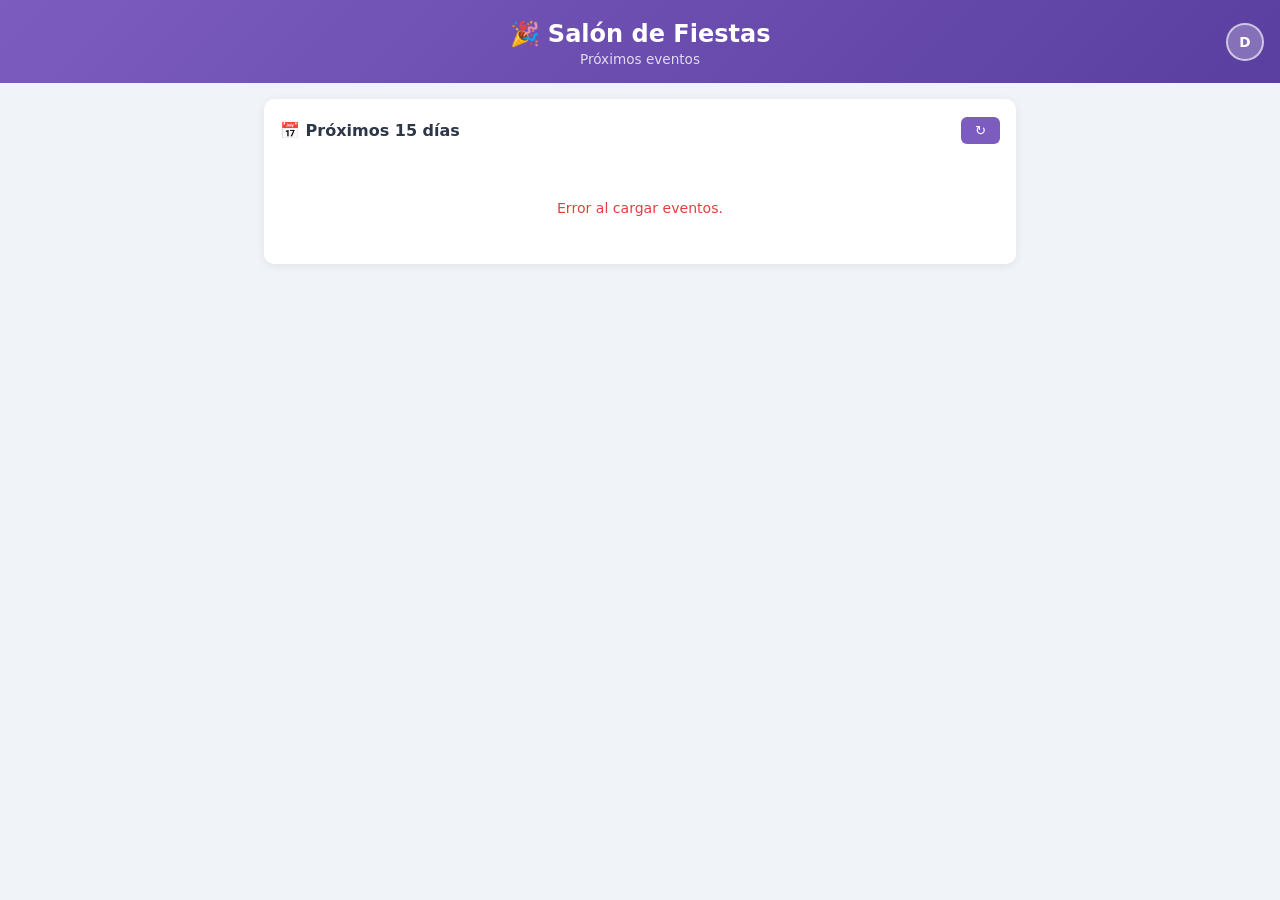
<file: proximos-eventos.html>
<!DOCTYPE html>
<html lang="es">
<head>
  <meta charset="UTF-8"/>
  <meta name="viewport" content="width=device-width, initial-scale=1.0"/>
  <title>Próximos Eventos — Salón de Fiestas</title>
  <script src="https://accounts.google.com/gsi/client" async></script>
  <style>
    *, *::before, *::after { box-sizing: border-box; margin: 0; padding: 0; }
    :root {
      --purple: #7c5cbf; --purple-dark: #5a3fa0; --purple-light: #f0ebff;
      --green: #25d366; --green-dark: #1a9e4d;
      --red: #e53e3e;
      --gray-50: #f9fafb; --gray-100: #f0f4f8; --gray-200: #e2e8f0;
      --gray-400: #a0aec0; --gray-600: #4a5568; --gray-800: #2d3748;
      --radius: 10px; --shadow: 0 2px 10px rgba(0,0,0,0.07);
    }
    body { font-family: 'Segoe UI', system-ui, sans-serif; background: var(--gray-100); color: var(--gray-800); min-height: 100vh; }

    header { background: linear-gradient(135deg, var(--purple), var(--purple-dark)); color: white; padding: 20px 20px 16px; text-align: center; position: relative; }
    header h1 { font-size: 1.5rem; font-weight: 700; }
    header p  { opacity: .8; font-size: .85rem; margin-top: 3px; }

    main { max-width: 780px; margin: 0 auto; padding: 16px 14px 60px; }

    /* CARD */
    .card { background: white; border-radius: var(--radius); box-shadow: var(--shadow); padding: 18px 16px; margin-bottom: 14px; }
    .card-header { display: flex; justify-content: space-between; align-items: center; margin-bottom: 14px; flex-wrap: wrap; gap: 8px; }
    .card-header h2 { font-size: 1rem; font-weight: 700; color: var(--gray-800); }

    /* BTN */
    .btn { display:inline-flex; align-items:center; justify-content:center; gap:6px; padding:9px 18px; border-radius:8px; font-size:.88rem; font-weight:600; cursor:pointer; border:none; font-family:inherit; transition:.15s; }
    .btn-sm { padding:5px 12px; font-size:.8rem; }
    .btn-outline { background:white; border:1.5px solid var(--purple); color:var(--purple); }
    .btn-outline:hover { background:var(--purple-light); }

    /* PROV */
    .prov-refresh { background: var(--purple); color: white; border: none; border-radius: 6px; padding: 6px 14px; font-size: .82rem; cursor: pointer; font-family: inherit; }
    .prov-loading { text-align: center; padding: 30px; color: var(--gray-400); font-size: .88rem; }

    /* MODAL OVERLAY */
    .modal-ov { display:none; position:fixed; inset:0; background:rgba(0,0,0,.55); z-index:999; align-items:center; justify-content:center; padding:20px; }
    .modal-ov.open { display:flex; }
    .modal-box { background:white; border-radius:var(--radius); padding:22px; width:100%; max-width:520px; max-height:90vh; overflow-y:auto; box-shadow:0 20px 60px rgba(0,0,0,.3); }
    .modal-box h3 { font-size:1rem; font-weight:700; margin-bottom:12px; color:var(--gray-800); }
    .modal-foot { display:flex; gap:8px; margin-top:12px; flex-wrap:wrap; align-items:center; }
    .btn-primary { background:var(--purple); color:white; }
    .btn-primary:hover { background:var(--purple-dark); }
    .btn-gray { background:var(--gray-100); color:var(--gray-600); border:1px solid var(--gray-200); }
    .btn-gray:hover { background:var(--gray-200); }

    /* EVENTO MODAL */
    .prov-modal-overlay { display:none; position:fixed; inset:0; background:rgba(0,0,0,.45); z-index:1000; align-items:center; justify-content:center; padding:16px; }
    .prov-modal-overlay.open { display:flex; }
    .prov-modal { background:white; border-radius:14px; max-width:480px; width:100%; max-height:85vh; overflow-y:auto; box-shadow:0 8px 32px rgba(0,0,0,.25); }
    .prov-modal-header { background:linear-gradient(135deg,var(--purple),var(--purple-dark)); color:white; padding:16px 20px; border-radius:14px 14px 0 0; display:flex; justify-content:space-between; align-items:flex-start; }
    .prov-modal-header h3 { font-size:1.05rem; font-weight:700; line-height:1.3; }
    .prov-modal-header .prov-modal-date { font-size:.82rem; opacity:.85; margin-top:3px; }
    .prov-modal-close { background:rgba(255,255,255,.2); border:none; color:white; width:28px; height:28px; border-radius:50%; cursor:pointer; font-size:1rem; line-height:28px; text-align:center; flex-shrink:0; margin-left:12px; }
    .prov-modal-body { padding:16px 20px; display:flex; flex-direction:column; gap:8px; }

    /* LOGIN */
    .login-overlay { position:fixed; inset:0; background:linear-gradient(135deg,var(--purple),var(--purple-dark)); display:flex; align-items:center; justify-content:center; z-index:9999; }
    .login-box { background:white; border-radius:18px; padding:40px 32px; text-align:center; max-width:340px; width:90%; box-shadow:0 20px 60px rgba(0,0,0,.3); }
    .login-box h2 { font-size:1.6rem; color:var(--purple-dark); margin-bottom:6px; }
    .login-box .login-sub { color:var(--gray-400); font-size:.88rem; margin-bottom:28px; }
    .login-error { color:var(--red); font-size:.82rem; margin-top:14px; padding:8px 12px; background:#fff5f5; border-radius:8px; display:none; }
    .access-denied { color:var(--red); font-size:.9rem; margin-top:14px; padding:12px; background:#fff5f5; border-radius:8px; display:none; text-align:center; }

    /* USER AVATAR */
    header { position:relative; }
    .user-avatar { position:absolute; top:50%; right:16px; transform:translateY(-50%); width:38px; height:38px; border-radius:50%; background:rgba(255,255,255,.25); border:2px solid rgba(255,255,255,.6); color:white; font-weight:700; font-size:.85rem; display:none; align-items:center; justify-content:center; cursor:pointer; overflow:hidden; transition:.2s; flex-shrink:0; }
    .user-avatar:hover { background:rgba(255,255,255,.4); }
    .user-avatar img { width:100%; height:100%; object-fit:cover; }
    .user-menu { position:fixed; top:72px; right:14px; background:white; border-radius:12px; box-shadow:0 6px 24px rgba(0,0,0,.15); padding:16px; min-width:220px; z-index:600; display:none; border:1px solid var(--gray-200); }
    .user-menu.open { display:block; }
    .user-menu-name { font-weight:700; font-size:.95rem; color:var(--gray-800); }
    .user-menu-email { font-size:.78rem; color:var(--gray-400); margin-top:2px; word-break:break-all; }
    .role-badge { display:inline-block; margin-top:8px; padding:3px 10px; border-radius:20px; font-size:.72rem; font-weight:700; text-transform:uppercase; letter-spacing:.4px; }
    .role-admin    { background:var(--purple-light); color:var(--purple-dark); }
    .role-ventas   { background:#e6f4ea; color:#276749; }
    .role-proveedor{ background:#fff3e0; color:#c05e00; }
    .user-menu hr  { border:none; border-top:1px solid var(--gray-200); margin:12px 0; }
    .user-menu-logout { width:100%; padding:9px; border-radius:8px; border:none; background:var(--gray-100); color:var(--gray-600); font-size:.85rem; cursor:pointer; font-family:inherit; font-weight:600; }
    .user-menu-logout:hover { background:var(--gray-200); }
  </style>
</head>
<body>

<!-- LOGIN OVERLAY -->
<div id="login-overlay" class="login-overlay">
  <div class="login-box">
    <h2>🎉 Salón de Fiestas</h2>
    <p class="login-sub">Iniciá sesión con tu cuenta de Google para continuar</p>
    <div id="google-login-btn"></div>
    <p id="login-error" class="login-error"></p>
    <div id="access-denied-msg" class="access-denied">No tenés permiso para ver esta página.</div>
  </div>
</div>

<header>
  <h1>🎉 Salón de Fiestas</h1>
  <p>Próximos eventos</p>
  <div id="user-avatar" class="user-avatar" onclick="toggleUserMenu()"></div>
</header>

<div id="user-menu" class="user-menu">
  <div class="user-menu-name" id="um-name"></div>
  <div class="user-menu-email" id="um-email"></div>
  <span class="role-badge" id="um-role"></span>
  <hr>
  <button class="user-menu-logout" onclick="logout()">↩ Cerrar sesión</button>
</div>

<main>
  <div class="card">
    <div class="card-header">
      <h2>📅 Próximos 15 días</h2>
      <div style="display:flex;align-items:center;gap:8px">
        <small id="prov-updated" style="color:var(--gray-400);font-size:.78rem"></small>
        <button class="prov-refresh" onclick="loadEventos()">↻</button>
      </div>
    </div>
    <div id="prov-rango" style="font-size:.8rem;font-weight:700;color:var(--purple-dark);margin-bottom:8px;padding:2px 0"></div>
    <div id="prov-content" class="prov-loading">Cargando eventos...</div>
  </div>
</main>

<!-- MODAL: Detalle evento -->
<div id="prov-modal-overlay" class="prov-modal-overlay" onclick="closeProvModal(event)">
  <div class="prov-modal" onclick="event.stopPropagation()">
    <div class="prov-modal-header">
      <div>
        <h3 id="prov-modal-title">Evento</h3>
        <div class="prov-modal-date" id="prov-modal-subtitle"></div>
      </div>
      <button class="prov-modal-close" onclick="closeProvModal()">✕</button>
    </div>
    <div class="prov-modal-body" id="prov-modal-body"></div>
  </div>
</div>

<!-- MODAL: Recreadores -->
<div id="recsModal" class="modal-ov">
  <div class="modal-box" style="max-width:400px">
    <div style="display:flex;justify-content:space-between;align-items:center;margin-bottom:4px">
      <h3 style="margin:0">🎪 Recreadores</h3>
      <button onclick="closeModal('recsModal')" style="background:none;border:none;font-size:1.2rem;cursor:pointer;color:var(--gray-400);padding:2px 6px">✕</button>
    </div>
    <p id="recs-modal-sub" style="font-size:.82rem;color:var(--gray-400);margin:0 0 14px"></p>
    <div id="recs-dds-container" style="display:flex;flex-direction:column;gap:8px"></div>
    <div class="modal-foot" style="margin-top:16px">
      <button id="recsGuardarBtn" class="btn btn-primary" onclick="guardarRecreadores()">💾 Guardar</button>
      <button class="btn btn-gray" onclick="closeModal('recsModal')">Cancelar</button>
    </div>
  </div>
</div>

<script>
// ── Config ────────────────────────────────────────────────────────────────────
const WEBHOOK_URL = 'https://script.google.com/macros/s/AKfycbxwn2hPDk6ZiBN5qrJ7rNjHIWi3UkmZkcvJDLtbQwjAWyIpbPLuoqWGrnu2xz0_wDjQhQ/exec';
const CONFIG_URL  = 'https://sebazar.github.io/salon-chatbot/config.json';

let _webhookUrl = WEBHOOK_URL;
let _googleClientId = '';

async function initConfig() {
  try {
    const r = await fetch(CONFIG_URL + '?_=' + Date.now());
    if (r.ok) {
      const c = await r.json();
      if (c.webhookUrl)     _webhookUrl = c.webhookUrl;
      if (c.googleClientId) _googleClientId = c.googleClientId;
    }
  } catch(e) {}
}

// ── Utils ─────────────────────────────────────────────────────────────────────
const openModal  = id => document.getElementById(id).classList.add('open');
const closeModal = id => document.getElementById(id).classList.remove('open');
const escHtml    = s  => (s||'').replace(/&/g,'&amp;').replace(/</g,'&lt;').replace(/>/g,'&gt;');

function _sheetDateToISO(s) {
  if (!s) return null;
  const p = String(s).split('/');
  if (p.length === 3) return `${p[2]}-${p[1].padStart(2,'0')}-${p[0].padStart(2,'0')}`;
  return null;
}
function _evISO(ev) { return _sheetDateToISO(ev['Fecha']) || ''; }

const _KIDS_MENU_LABEL   = { basic:'Panchos y snacks', alt:'Nuggets con papas fritas' };
const _ADULTS_MENU_LABEL = { none:'Traen su comida', pizza:'Pizzas', pizza_calzone:'Pizzas y calzones', pizza_calzone_chivito:'Pizzas, calzones y chivitos' };
function _menuKidsFull(v)   { return _KIDS_MENU_LABEL[v]   || v || ''; }
function _menuAdultsFull(v) { return _ADULTS_MENU_LABEL[v] || v || ''; }
function _abrevMenu(s) {
  return s.replace(' y snacks','').replace(' con gustos','').replace(' con papas fritas','').trim();
}

function _parseRecsAsignados(ev) {
  const raw = (ev['Recreadores asignados'] || '').toString().trim();
  return raw ? raw.split(',').map(s => s.trim()).filter(Boolean) : [];
}

function _buildRecsList(ev) {
  const numKids    = parseInt(ev['Nº niños'])      || 0;
  const numRecs    = parseInt(ev['Nº animadores']) || 1;
  const romanIsRec = (ev['Roman'] || '').trim() === 'Recreador';
  const assigned   = _parseRecsAsignados(ev);
  const names = [];
  let assignedIdx = romanIsRec ? 1 : 0;
  for (let i = 0; i < numRecs; i++) {
    if (i === 0 && romanIsRec) { names.push('Roman'); }
    else { names.push(assigned[assignedIdx] || `Recreador ${i + 1}`); assignedIdx++; }
  }
  return names;
}

// ── Datos ─────────────────────────────────────────────────────────────────────
let _provData = [];

async function loadEventos() {
  const container = document.getElementById('prov-content');
  const updEl     = document.getElementById('prov-updated');
  const rangoEl   = document.getElementById('prov-rango');
  if (!container) return;
  container.className   = 'prov-loading';
  container.textContent = 'Cargando eventos...';
  try {
    const r    = await fetch(_webhookUrl + '?action=getData&tipo=reserva');
    const data = await r.json();
    _provData = data.reservas || [];
    if (updEl) updEl.textContent = 'Actualizado ' + new Date().toLocaleTimeString('es-UY', { hour:'2-digit', minute:'2-digit' });
    container.className = '';
  } catch(e) {
    container.className = '';
    container.innerHTML = '<div class="prov-loading" style="color:var(--red)">Error al cargar eventos.</div>';
    return;
  }

  // Filtrar próximos 15 días
  const today = new Date(); today.setHours(0,0,0,0);
  const end   = new Date(today); end.setDate(end.getDate() + 15);
  let items = _provData.filter(e => {
    const iso = _evISO(e); if (!iso) return false;
    const d = new Date(iso + 'T00:00:00');
    return d >= today && d <= end;
  });
  items.sort((a, b) => (_evISO(a) > _evISO(b) ? 1 : -1));
  if (rangoEl) rangoEl.textContent = 'Próximos 15 días';

  if (!items.length) {
    container.innerHTML = '<div class="prov-loading">No hay eventos en los próximos 15 días.</div>';
    return;
  }

  const showRecs = ['admin','ventas','proveedor'].includes(currentUser?.role);
  container.innerHTML = items.map(ev => {
    const iso      = _evISO(ev);
    const fechaFmt = iso
      ? new Date(iso + 'T00:00:00').toLocaleDateString('es-UY', { weekday:'short', day:'numeric', month:'short' })
      : (ev['Fecha'] || '—');
    const horaIni = ev['Hora inicio'] || '';
    const horaFin = ev['Hora fin']    || '';
    const horaStr = horaIni ? (horaFin ? `${horaIni} – ${horaFin}` : horaIni) : '';
    const recs    = _buildRecsList(ev);
    const evId    = String(ev['ID'] || '');
    const editBtn = showRecs
      ? `<button onclick="event.stopPropagation();openRecsModal('${evId}')" style="background:none;border:1px solid var(--purple);color:var(--purple);border-radius:6px;padding:3px 9px;font-size:.75rem;cursor:pointer;flex-shrink:0;margin-left:8px">Recs</button>`
      : '';
    const menuKids   = _abrevMenu(_menuKidsFull(ev['Menú niños']   || ''));
    const menuAdults = _abrevMenu(_menuAdultsFull(ev['Menú adultos'] || ''));

    return `<div onclick="openProvModal('${evId}')" style="padding:11px 13px;border:1.5px solid var(--gray-200);border-radius:10px;margin-bottom:8px;cursor:pointer;transition:.15s" onmouseover="this.style.borderColor='var(--purple)'" onmouseout="this.style.borderColor='var(--gray-200)'">
      <div style="display:flex;justify-content:space-between;align-items:flex-start;gap:4px">
        <div style="flex:1;min-width:0">
          <div style="font-weight:700;font-size:.92rem;overflow:hidden;text-overflow:ellipsis;white-space:nowrap">🎉 ${escHtml(ev['Nombre evento'] || 'Sin nombre')}${String(ev['Edad']??'').trim().replace(/^0$/,'') ? ' – ' + String(ev['Edad']).trim() + ' años' : ''}</div>
          <div style="font-size:.8rem;color:var(--gray-400);margin-top:2px">📅 ${fechaFmt}${horaStr ? ' · ⏰ ' + horaStr : ''}</div>
          <div style="font-size:.8rem;color:var(--gray-600);margin-top:2px">👶 ${ev['Nº niños'] || 0}${menuKids ? ' · 🌭 ' + menuKids : ''} &nbsp; 👥 ${ev['Nº adultos'] || 0}${menuAdults ? ' · 🍕 ' + menuAdults : ''}</div>
          <div style="font-size:.8rem;color:var(--purple);margin-top:2px">🎪 ${recs.join(', ')}</div>
        </div>
        <div style="flex-shrink:0">${editBtn}</div>
      </div>
    </div>`;
  }).join('');
}

// ── Modal detalle evento ──────────────────────────────────────────────────────
function openProvModal(id) {
  const ev = _provData.find(e => String(e['ID']) === String(id));
  if (!ev) return;
  const edadRaw = ev['Edad'] ?? '';
  const edad    = String(edadRaw).trim().replace(/^0$/, '');
  document.getElementById('prov-modal-title').textContent = (ev['Nombre evento'] || 'Evento') + (edad ? ` – ${edad} años` : '');
  const iso      = _evISO(ev);
  const fechaLng = iso
    ? new Date(iso + 'T00:00:00').toLocaleDateString('es-UY', { weekday:'long', day:'numeric', month:'long', year:'numeric' })
    : (ev['Fecha'] || '');
  const horaIni = ev['Hora inicio'] || '';
  const horaFin = ev['Hora fin']    || '';
  const horaStr = horaIni ? (horaFin ? `${horaIni} – ${horaFin}` : horaIni) : '';
  document.getElementById('prov-modal-subtitle').textContent = [fechaLng, horaStr].filter(Boolean).join(' · ');

  const body = document.getElementById('prov-modal-body');
  const row  = (icon, label, val) => (val != null && val !== '' && String(val) !== '0')
    ? `<div style="display:flex;gap:10px;align-items:baseline;padding:5px 0;border-bottom:1px solid var(--gray-100)">
         <span style="width:20px;text-align:center;flex-shrink:0">${icon}</span>
         <div style="font-size:.75rem;font-weight:600;color:var(--gray-400);text-transform:uppercase;letter-spacing:.4px;min-width:110px;flex-shrink:0">${label}</div>
         <div style="font-size:.9rem;font-weight:600;color:var(--gray-800)">${val}</div>
       </div>`
    : '';

  const extraHs  = parseInt(ev['Horas extra'])   || 0;
  const duracion = parseInt(ev['Duración (hs)']) || (4 + extraHs);
  const numAnim  = parseInt(ev['Nº animadores']) || 0;
  const numMozos = parseInt(ev['Nº mozos'])      || 0;
  const horasLabel = extraHs ? `${duracion} hs (${extraHs} extra)` : `${duracion} hs`;

  body.innerHTML = [
    row('👶', 'Niños',          ev['Nº niños']),
    row('🌭', 'Menú niños',     _menuKidsFull(ev['Menú niños'] || '')),
    row('👥', 'Adultos',        ev['Nº adultos']),
    row('🍕', 'Menú adultos',   _menuAdultsFull(ev['Menú adultos'] || '')),
    row('⏱️', 'Horas',          horasLabel),
    row('🧑', 'Roman',          ev['Roman']),
    row('🎪', 'N° Animadores',  numAnim || null),
    row('➕', 'Recreador extra', ev['Recreador extra'] ? 'Sí' : null),
    row('🍷', 'N° Mozos',       numMozos || null),
    ev['Mozo extra'] ? row('➕', 'Mozo extra', 'Sí') : '',
    row('🎪', 'Recreadores',    ev['Recreadores asignados']),
    row('✨', 'Detalle extra',  ev['Extras detalle']),
    row('📝', 'Descripción',   ev['Descripción']),
  ].filter(Boolean).join('');

  document.getElementById('prov-modal-overlay').classList.add('open');
}

function closeProvModal(e) {
  if (e && e.target !== document.getElementById('prov-modal-overlay')) return;
  document.getElementById('prov-modal-overlay').classList.remove('open');
}

// ── Modal Recreadores ─────────────────────────────────────────────────────────
let _recsEventId = null;
let _recsList    = [];

async function _loadRecsList() {
  try {
    const r    = await fetch(_webhookUrl + '?action=getData&tipo=recreadores');
    const data = await r.json();
    _recsList  = data.recreadores || [];
  } catch(e) {}
}

function _buildRecSelect(idx, currentVal) {
  const selId = `rec-sel-${idx}`;
  const inpId = `rec-new-${idx}`;
  const opts  = _recsList.map(n =>
    `<option value="${escHtml(n)}" ${n === currentVal ? 'selected' : ''}>${escHtml(n)}</option>`
  ).join('');
  return `
    <div style="margin-bottom:10px">
      <label style="font-size:.78rem;font-weight:600;color:var(--gray-600);margin-bottom:4px;display:block">Recreador ${idx + 1}</label>
      <select id="${selId}" data-idx="${idx}" onchange="onRecSelChange(${idx})"
        style="width:100%;padding:8px 11px;border:1.5px solid var(--gray-200);border-radius:8px;font-size:.9rem;background:white">
        <option value="">— Sin asignar —</option>
        ${opts}
        <option value="__nuevo__">＋ Nuevo recreador...</option>
      </select>
      <input id="${inpId}" type="text" placeholder="Nombre del nuevo recreador"
        style="display:none;width:100%;margin-top:6px;padding:8px 11px;border:1.5px solid var(--purple);border-radius:8px;font-size:.9rem">
    </div>`;
}

function onRecSelChange(idx) {
  const sel = document.getElementById(`rec-sel-${idx}`);
  const inp = document.getElementById(`rec-new-${idx}`);
  if (!sel || !inp) return;
  inp.style.display = sel.value === '__nuevo__' ? 'block' : 'none';
  if (sel.value === '__nuevo__') inp.focus();
}

async function openRecsModal(id) {
  _recsEventId = id;
  const ev = _provData.find(e => String(e['ID']) === String(id));
  if (!ev) return;
  const sub = document.getElementById('recs-modal-sub');
  if (sub) sub.textContent = (ev['Nombre evento'] || '') + (ev['Fecha'] ? ' — ' + ev['Fecha'] : '');
  const container = document.getElementById('recs-dds-container');
  if (!container) return;
  container.innerHTML = '<div style="color:var(--gray-400);font-size:.85rem;padding:8px">Cargando...</div>';
  openModal('recsModal');
  await _loadRecsList();
  const numRecs    = parseInt(ev['Nº animadores']) || 1;
  const romanIsRec = (ev['Roman'] || '').trim() === 'Recreador';
  const current    = _parseRecsAsignados(ev);
  container.innerHTML = '';
  for (let i = 0; i < numRecs; i++) {
    if (i === 0 && romanIsRec) {
      container.insertAdjacentHTML('beforeend', `
        <div style="margin-bottom:10px">
          <label style="font-size:.78rem;font-weight:600;color:var(--gray-600);margin-bottom:4px;display:block">Recreador 1</label>
          <div style="padding:8px 11px;border:1.5px solid var(--gray-200);border-radius:8px;font-size:.9rem;background:var(--gray-50);color:var(--gray-600)">
            🧑 Roman <span style="font-size:.75rem;color:var(--gray-400)">(fijo)</span>
          </div>
        </div>`);
    } else {
      container.insertAdjacentHTML('beforeend', _buildRecSelect(i, current[i] || ''));
    }
  }
}

async function guardarRecreadores() {
  const ev = _provData.find(e => String(e['ID']) === String(_recsEventId));
  if (!ev) return;
  const btn = document.getElementById('recsGuardarBtn');
  if (btn) { btn.disabled = true; btn.textContent = '⏳'; }
  const numRecs    = parseInt(ev['Nº animadores']) || 1;
  const romanIsRec = (ev['Roman'] || '').trim() === 'Recreador';
  const nombres = [];
  for (let i = 0; i < numRecs; i++) {
    if (i === 0 && romanIsRec) { nombres.push('Roman'); continue; }
    const sel = document.getElementById(`rec-sel-${i}`);
    const inp = document.getElementById(`rec-new-${i}`);
    if (!sel) continue;
    if (sel.value === '__nuevo__') {
      const nuevoNombre = inp?.value.trim() || '';
      if (nuevoNombre) {
        try {
          await fetch(_webhookUrl, { method:'POST', headers:{'Content-Type':'text/plain'}, body: JSON.stringify({ action:'addRecreador', nombre: nuevoNombre }) });
          if (!_recsList.includes(nuevoNombre)) _recsList.push(nuevoNombre);
        } catch(e) {}
        nombres.push(nuevoNombre);
      }
    } else if (sel.value) {
      nombres.push(sel.value);
    }
  }
  ev['Recreadores asignados'] = nombres.join(', ');
  try {
    await fetch(_webhookUrl, { method:'POST', headers:{'Content-Type':'text/plain'}, body: JSON.stringify({ action:'updateRecreadores', id: _recsEventId, nombres: nombres.join(', ') }) });
  } catch(e) {}
  if (btn) { btn.disabled = false; btn.textContent = '💾 Guardar'; }
  closeModal('recsModal');
  loadEventos();
}

// ── Auth ──────────────────────────────────────────────────────────────────────
let currentUser = null;
const ALLOWED_ROLES = ['admin', 'ventas', 'proveedor'];

function parseJwt(token) {
  try { return JSON.parse(atob(token.split('.')[1].replace(/-/g,'+').replace(/_/g,'/'))); }
  catch(e) { return null; }
}

async function handleGoogleLogin(response) {
  const payload = parseJwt(response.credential);
  if (!payload) { showLoginError('Error al leer credenciales.'); return; }
  const email = (payload.email || '').toLowerCase();
  try {
    const r    = await fetch(`${_webhookUrl}?action=getRole&email=${encodeURIComponent(email)}`);
    const data = await r.json();
    if (!data.ok) { showLoginError('Tu cuenta no tiene acceso. Contactá al administrador.'); return; }
    if (!ALLOWED_ROLES.includes(data.role)) {
      document.getElementById('access-denied-msg').style.display = 'block';
      return;
    }
    currentUser = { email, name: payload.name || email, picture: payload.picture || '', role: data.role };
    onLoginSuccess();
  } catch(e) { showLoginError('Error al verificar acceso. Intentá de nuevo.'); }
}

function onLoginSuccess() {
  try { localStorage.setItem('salon_proximos_user', JSON.stringify(currentUser)); } catch(e) {}
  document.getElementById('login-overlay').style.display = 'none';
  const av = document.getElementById('user-avatar');
  av.style.display = 'flex';
  if (currentUser.picture) {
    av.innerHTML = `<img src="${currentUser.picture}" alt="">`;
  } else {
    av.textContent = currentUser.name.split(' ').map(w=>w[0]).slice(0,2).join('').toUpperCase();
  }
  document.getElementById('um-name').textContent  = currentUser.name;
  document.getElementById('um-email').textContent = currentUser.email;
  const rb = document.getElementById('um-role');
  rb.textContent = currentUser.role;
  rb.className   = `role-badge role-${currentUser.role}`;
  loadEventos();
}

function showLoginError(msg) {
  const el = document.getElementById('login-error');
  el.textContent = msg; el.style.display = 'block';
}

function toggleUserMenu() {
  document.getElementById('user-menu').classList.toggle('open');
}
document.addEventListener('click', e => {
  const av = document.getElementById('user-avatar');
  const um = document.getElementById('user-menu');
  if (av && um && !av.contains(e.target) && !um.contains(e.target)) um.classList.remove('open');
});

function logout() {
  currentUser = null;
  try { localStorage.removeItem('salon_proximos_user'); } catch(e) {}
  document.getElementById('user-avatar').style.display = 'none';
  document.getElementById('user-menu').classList.remove('open');
  document.getElementById('login-overlay').style.display = 'flex';
  document.getElementById('login-error').style.display = 'none';
  document.getElementById('access-denied-msg').style.display = 'none';
  if (window.google?.accounts?.id) google.accounts.id.disableAutoSelect();
}

async function initGoogleAuth() {
  // Restaurar sesión guardada con revalidación
  try {
    const saved = localStorage.getItem('salon_proximos_user');
    if (saved) {
      const savedUser = JSON.parse(saved);
      // Revalidar rol contra el servidor
      const r    = await fetch(`${_webhookUrl}?action=getRole&email=${encodeURIComponent(savedUser.email)}`);
      const data = await r.json();
      if (data.ok && ALLOWED_ROLES.includes(data.role)) {
        currentUser = { ...savedUser, role: data.role };
        onLoginSuccess();
        return;
      }
      // Rol inválido o sin acceso → limpiar y mostrar login
      localStorage.removeItem('salon_proximos_user');
    }
  } catch(e) {}

  const clientId = _googleClientId;
  if (!clientId) {
    // Modo dev sin Client ID
    currentUser = { email: 'dev@local', name: 'Dev', picture: '', role: 'proveedor' };
    onLoginSuccess();
    return;
  }
  const renderBtn = () => {
    google.accounts.id.initialize({ client_id: clientId, callback: handleGoogleLogin, auto_select: false });
    google.accounts.id.renderButton(document.getElementById('google-login-btn'),
      { theme: 'outline', size: 'large', text: 'signin_with', locale: 'es', width: 260 });
  };
  if (window.google?.accounts?.id) renderBtn();
  else { const t = setInterval(() => { if (window.google?.accounts?.id) { clearInterval(t); renderBtn(); } }, 100); }
}

// ── Bootstrap ─────────────────────────────────────────────────────────────────
(async () => {
  await initConfig();
  await initGoogleAuth();
})();
</script>
</body>
</html>
</file>
<file: v2/assets/budget-C-bagGml.css>
:root{--brand-blue: #1e5aa8;--brand-blue-dark: #144582;--brand-blue-light: #e6efff;--brand-red: #e63946;--brand-red-dark: #c1272d;--brand-yellow: #f4c542;--brand-yellow-dark: #d9a713;--brand-cream: #e8e2e2;--purple: var(--brand-blue);--purple-dark: var(--brand-blue-dark);--purple-light: var(--brand-blue-light);--green: #25d366;--green-dark: #1a9e4d;--red: var(--brand-red);--orange: #dd6b20;--amber: var(--brand-yellow-dark);--gray-50: #f9fafb;--gray-100: #f0f4f8;--gray-200: #e2e8f0;--gray-300: #cbd5e0;--gray-400: #a0aec0;--gray-500: #718096;--gray-600: #4a5568;--gray-700: #2d3748;--gray-800: #1a202c;--radius: 10px;--shadow-sm: 0 1px 3px rgba(0,0,0,.05);--shadow: 0 2px 10px rgba(0,0,0,.07);--shadow-lg: 0 4px 20px rgba(0,0,0,.1)}*{box-sizing:border-box}html,body{margin:0;padding:0}body{font-family:Segoe UI,system-ui,-apple-system,sans-serif;background:var(--gray-100);color:var(--gray-800);min-height:100vh;font-size:15px;line-height:1.5}.app-header{background:var(--brand-cream);color:var(--gray-800);box-shadow:var(--shadow);position:relative}.app-header-inner{max-width:900px;margin:0 auto;padding:0 16px;display:flex;align-items:center;justify-content:space-between;gap:12px}.app-tricolor{height:4px;background:linear-gradient(to right,var(--brand-blue) 0%,var(--brand-blue) 33.3%,var(--brand-red) 33.3%,var(--brand-red) 66.6%,var(--brand-yellow) 66.6%,var(--brand-yellow) 100%)}.app-brand{display:flex;align-items:center;gap:12px}.app-logo{height:96px;width:96px;object-fit:contain;background:transparent;border-radius:0;box-shadow:none;display:block;padding:5px}.app-brand-text{line-height:1.2}.app-title{font-size:16px;font-weight:800;color:var(--brand-blue-dark);letter-spacing:.3px}.app-subtitle{font-size:11px;color:var(--gray-600)}.app-actions{display:flex;align-items:center;gap:10px}.env-badge{display:inline-block;font-size:10px;letter-spacing:1.5px;font-weight:700;padding:3px 10px;border-radius:20px;text-transform:uppercase;cursor:help}.env-badge.env-test{background:var(--brand-yellow);color:var(--gray-800);border:1px solid var(--brand-yellow-dark)}.env-badge.env-prod{background:var(--brand-red);color:#fff;border:1px solid var(--brand-red-dark)}.auth-gate{position:fixed;top:0;right:0;bottom:0;left:0;z-index:10000;background:linear-gradient(135deg,var(--brand-cream, #f4ede3) 0%,white 100%);display:flex;align-items:center;justify-content:center;padding:24px}.auth-gate.hidden{display:none}.auth-gate-box{max-width:380px;width:100%;text-align:center;background:#fff;padding:40px 32px 32px;border:1px solid var(--gray-200);border-radius:14px;box-shadow:0 20px 40px -10px #00000026}.auth-gate-logo{width:96px;height:96px;object-fit:contain;margin-bottom:12px;mix-blend-mode:multiply}.auth-gate-box h1{margin:0 0 8px;font-size:22px;color:var(--brand-blue);font-weight:700}.auth-gate-box p{color:var(--gray-600);font-size:14px;margin:0 0 20px}#auth-gate-gsi{display:flex;justify-content:center;margin:16px 0 8px;min-height:44px}.auth-gate-err{margin-top:16px;padding:12px 14px;border-radius:8px;background:#fee2e2;border:1px solid #fecaca;color:#991b1b;font-size:13px;line-height:1.4}.auth-gate-signout{margin-top:12px}.auth-panel{position:relative}.auth-avatar-btn{width:38px;height:38px;border-radius:50%;border:2px solid var(--brand-blue);background:#fff;cursor:pointer;padding:0;display:flex;align-items:center;justify-content:center;overflow:hidden;transition:box-shadow .15s;box-shadow:var(--shadow-sm)}.auth-avatar-btn:hover{box-shadow:var(--shadow)}.auth-avatar-btn img{width:100%;height:100%;object-fit:cover}.auth-avatar-btn .avatar-initial{font-size:15px;font-weight:700;color:var(--brand-blue-dark)}.auth-avatar-btn.no-user{background:var(--brand-blue-light);border-style:dashed}.auth-avatar-btn.no-user:before{content:"👤";font-size:18px}.avatar-dropdown{position:absolute;top:calc(100% + 8px);right:0;background:#fff;border:1px solid var(--gray-200);border-radius:10px;box-shadow:var(--shadow-lg);min-width:240px;z-index:100;padding:6px;display:none}.avatar-dropdown.show{display:block}.avatar-dropdown .dd-header{padding:12px 14px 10px;border-bottom:1px solid var(--gray-100)}.avatar-dropdown .dd-header .dd-name{font-weight:600;font-size:13px;color:var(--gray-800)}.avatar-dropdown .dd-header .dd-email{font-size:12px;color:var(--gray-500);margin-top:2px}.avatar-dropdown .dd-empty{padding:10px 14px}.avatar-dropdown button,.avatar-dropdown .dd-item{width:100%;text-align:left;padding:10px 14px;border:none;background:transparent;font-size:13px;color:var(--gray-700);cursor:pointer;border-radius:6px;display:flex;align-items:center;gap:10px;font-family:inherit}.avatar-dropdown button:hover,.avatar-dropdown .dd-item:hover{background:var(--brand-blue-light);color:var(--brand-blue-dark)}.avatar-dropdown .dd-sep{height:1px;background:var(--gray-100);margin:4px 0}.avatar-dropdown .dd-version{padding:4px 14px 6px;font-size:11px;color:var(--gray-400);font-family:ui-monospace,SFMono-Regular,Menlo,monospace}#gsi-btn-container{padding:8px}.tabs-wrap{background:#fff;border-bottom:1px solid var(--gray-200);position:sticky;top:0;z-index:20}.tabs{display:flex;gap:2px;overflow-x:auto;max-width:900px;margin:0 auto;padding:0 16px}.tab{padding:14px 20px;border:none;background:transparent;font-size:14px;cursor:pointer;color:var(--gray-600);border-bottom:3px solid transparent;transition:all .15s;white-space:nowrap;font-weight:500}.tab:hover{color:var(--purple);background:var(--gray-50)}.tab.active{color:var(--purple-dark);border-bottom-color:var(--purple);font-weight:700}.tab-panel{display:none;padding:20px 16px;max-width:900px;margin:0 auto}.tab-panel.active{display:block}.card{background:#fff;border-radius:var(--radius);padding:18px 20px;margin-bottom:14px;box-shadow:var(--shadow);border-top:3px solid var(--purple)}.card-optional{border-top-color:var(--gray-300)}.card-reserva{border-top-color:var(--brand-red)}.card-result{border-top-color:var(--brand-yellow)}.card-header{display:flex;justify-content:space-between;align-items:center;margin-bottom:14px;padding-bottom:10px;border-bottom:2px solid var(--gray-100)}.card-header h2{margin:0;font-size:15px;font-weight:700;color:var(--gray-700);display:flex;align-items:center;gap:8px}.stag{font-size:10px;letter-spacing:.5px;font-weight:700;padding:3px 9px;border-radius:12px;text-transform:uppercase}.stag-req{background:var(--brand-blue-light);color:var(--brand-blue-dark)}.stag-opt{background:var(--gray-100);color:var(--gray-500)}.stag-rsv{background:#ffe4e6;color:var(--brand-red-dark)}.form-grid{display:grid;grid-template-columns:repeat(auto-fit,minmax(200px,1fr));gap:12px}.form-grid-2{grid-template-columns:repeat(2,1fr)}.form-grid-3{grid-template-columns:repeat(3,1fr)}.form-grid-6{grid-template-columns:repeat(6,1fr)}.form-full{grid-column:1 / -1}.span-2{grid-column:span 2}.span-3{grid-column:span 3}.form-group{display:flex;flex-direction:column;gap:4px}.form-group label{font-size:12px;font-weight:600;color:var(--gray-600);text-transform:uppercase;letter-spacing:.3px}.form-group input,.form-group select,.form-group textarea{padding:9px 12px;border:1px solid var(--gray-200);border-radius:7px;font-size:14px;background:#fff;color:var(--gray-800);font-family:inherit;transition:border .15s}.form-group input:focus,.form-group select:focus,.form-group textarea:focus{outline:none;border-color:var(--purple);box-shadow:0 0 0 3px #7c5cbf26}.form-group .hint{color:var(--gray-500);font-size:12px}.hint-inline{color:var(--gray-400);font-weight:400;font-size:11px;margin-left:4px}.form-inline{display:flex;gap:8px}.form-inline>*{flex:1}.line-item{display:grid;grid-template-columns:1fr auto;gap:8px;padding:8px 0;border-bottom:1px dashed var(--gray-100);font-size:14px}.line-item:last-of-type{border-bottom:none}.line-item-label{color:var(--gray-700)}.line-item-subtotal{font-variant-numeric:tabular-nums;font-weight:600;color:var(--gray-800)}.line-item-negative .line-item-subtotal{color:var(--green-dark)}#staff-info{display:flex;gap:8px;padding:10px 0;font-size:12px;flex-wrap:wrap;border-bottom:1px solid var(--gray-100)}#staff-info span{padding:5px 12px;background:var(--purple-light);color:var(--purple-dark);border-radius:20px;font-weight:600}.total-row{display:flex;justify-content:space-between;align-items:center;padding:16px 0 4px;font-size:18px;color:var(--gray-700)}.total-row strong{color:var(--purple-dark);font-size:26px;font-variant-numeric:tabular-nums}.warnings{margin-top:8px}.warnings .warning{font-size:12px;color:var(--amber);padding:6px 10px;background:#fef3c7;border-left:3px solid var(--amber);border-radius:4px;margin:4px 0}.actions{display:flex;gap:10px;flex-wrap:wrap;margin-top:6px;padding:4px}.btn{display:inline-flex;align-items:center;gap:6px;padding:10px 18px;border:none;border-radius:8px;font-size:14px;font-weight:600;cursor:pointer;font-family:inherit;white-space:nowrap;transition:opacity .15s,transform .1s;box-shadow:var(--shadow-sm)}.btn:active{transform:scale(.97)}.btn:hover{opacity:.92}.btn:disabled{opacity:.5;cursor:not-allowed}.btn-primary{background:linear-gradient(135deg,var(--brand-blue),var(--brand-blue-dark));color:#fff}.btn-reserva{background:linear-gradient(135deg,var(--brand-red),var(--brand-red-dark));color:#fff}.btn-wa{background:var(--green);color:#fff}.btn-outline{background:#fff;border:1.5px solid var(--brand-blue);color:var(--brand-blue)}.btn-yellow{background:linear-gradient(135deg,var(--brand-yellow),var(--brand-yellow-dark));color:var(--gray-800)}.btn-gray{background:var(--gray-100);color:var(--gray-600);border:1px solid var(--gray-200)}.btn-danger{background:var(--red);color:#fff}.btn-sm{padding:6px 12px;font-size:12px}.btn-block{flex:1}.notice{padding:12px 16px;background:#dbeafe;border-left:4px solid #3b82f6;border-radius:6px;margin-bottom:16px;font-size:14px;color:#1e40af}.notice code{background:#0000000f;padding:2px 6px;border-radius:4px;font-size:12px}.notice-warning{background:#fef3c7;border-left-color:var(--amber);color:#92400e}.notice-success{background:#dcfce7;border-left-color:var(--green-dark);color:#14532d}.loaded-info{padding:10px 14px;margin-bottom:12px;border-radius:8px;background:var(--purple-light);border-left:4px solid var(--purple);font-size:13px;color:var(--purple-dark);display:none}.loaded-info.show{display:block}.loaded-info strong{font-weight:700}.toast{position:fixed;bottom:24px;left:50%;transform:translate(-50%) translateY(200%);background:var(--gray-800);color:#fff;padding:14px 24px;border-radius:10px;font-size:15px;font-weight:600;transition:transform .3s cubic-bezier(.34,1.56,.64,1);z-index:1000;box-shadow:0 10px 30px #00000040;min-width:220px;text-align:center}.toast.show{transform:translate(-50%) translateY(0)}.toast.err{background:var(--brand-red);box-shadow:0 10px 30px #e6394659}.toast.ok{background:var(--green-dark);box-shadow:0 10px 30px #25d36659}.search-toolbar{display:grid;grid-template-columns:repeat(auto-fit,minmax(140px,1fr));gap:10px;align-items:end}.search-toolbar .btn-block{padding:9px 12px}.search-results{background:#fff;border-radius:var(--radius);box-shadow:var(--shadow);min-height:100px;margin-top:12px;overflow:hidden}.search-results .hint{padding:30px;text-align:center;color:var(--gray-500);font-size:13px}.search-count{padding:10px 14px;margin-bottom:8px;background:var(--gray-50, #f9fafb);border:1px solid var(--gray-200);border-radius:8px;font-size:13px;color:var(--gray-700)}.search-count strong{color:var(--brand-blue);font-size:15px}.search-row{display:flex;align-items:center;border-bottom:1px solid var(--gray-100);font-size:13px;transition:background .15s}.search-row:last-child{border-bottom:none}.search-row .sr-main{flex:1;padding:12px 16px;cursor:pointer;display:grid;grid-template-columns:160px 1fr auto;gap:12px;align-items:center}.search-row .sr-main:hover{background:var(--brand-blue-light)}.search-row .sr-dates{display:flex;flex-direction:column;gap:2px;font-variant-numeric:tabular-nums}.search-row .sr-date{font-weight:700;color:var(--brand-blue-dark);font-size:13px}.search-row .sr-weekday{font-size:11px;font-weight:600;color:var(--gray-500);text-transform:uppercase;letter-spacing:.5px}.search-row .sr-saved{color:var(--gray-500);font-size:11px}.search-row .sr-time{color:var(--brand-blue-dark);font-size:12px;font-weight:600;font-variant-numeric:tabular-nums}.search-row .sr-time-empty{color:var(--gray-500);font-weight:400;font-size:11px}.search-row .sr-info strong{color:var(--gray-800);font-weight:600}.search-row .sr-info .sr-meta{color:var(--gray-500);font-size:12px}.search-row .sr-total{text-align:right;font-weight:700;color:var(--brand-blue-dark);font-variant-numeric:tabular-nums}.search-row.is-reserved .sr-main{opacity:.65}.sr-tag{display:inline-block;font-size:9px;font-weight:700;letter-spacing:1px;padding:2px 6px;border-radius:4px;margin-left:4px;vertical-align:middle}.sr-tag.sr-reserved{background:var(--green-dark);color:#fff}.search-row .sr-kebab{background:transparent;border:none;padding:10px 16px;font-size:20px;color:var(--gray-500);cursor:pointer;border-radius:6px;line-height:1;transition:all .15s}.search-row .sr-kebab:hover{background:var(--purple-light);color:var(--purple-dark)}.kebab-menu{position:absolute;z-index:200;background:#fff;border:1px solid var(--gray-200);border-radius:8px;box-shadow:var(--shadow-lg);min-width:180px;padding:4px;display:flex;flex-direction:column}.kebab-menu button{padding:10px 14px;border:none;background:transparent;text-align:left;cursor:pointer;font-size:13px;color:var(--gray-700);border-radius:4px;font-family:inherit;font-weight:500}.kebab-menu button:hover{background:var(--purple-light);color:var(--purple-dark)}#admin-panel .config-section{margin-bottom:20px}#admin-panel .config-section:last-child{margin-bottom:0}#admin-panel .config-section h3{font-size:13px;color:var(--purple-dark);margin:0 0 10px;text-transform:uppercase;letter-spacing:.5px}#admin-panel .config-row{display:grid;grid-template-columns:1fr 140px;gap:10px;padding:7px 0;align-items:center}#admin-panel .config-row label{font-size:13px;color:var(--gray-700)}#admin-panel .config-row input{padding:6px 10px;border:1px solid var(--gray-200);border-radius:6px;font-size:13px;text-align:right}.env-toggle{display:flex;flex-direction:column;gap:8px}.env-toggle label{display:flex;align-items:center;gap:10px;padding:12px 16px;border:1.5px solid var(--gray-200);border-radius:8px;cursor:pointer;font-size:13px;transition:all .15s}.env-toggle label.active{border-color:var(--purple);background:var(--purple-light)}.env-toggle label:hover{border-color:var(--purple)}.env-toggle label span{font-weight:700;font-size:12px;letter-spacing:1px}.env-toggle label em{color:var(--gray-500);font-style:normal;font-size:12px}.expenses-list{display:flex;flex-direction:column;gap:6px;margin-top:8px}.expenses-list .hint{padding:20px;text-align:center;color:var(--gray-500);font-size:13px}.exp-row{display:grid;grid-template-columns:60px 1fr auto 32px;gap:12px;padding:10px 12px;background:#fff;border:1px solid var(--gray-100);border-radius:6px;align-items:center;font-size:13px}.exp-date{color:var(--gray-500);font-variant-numeric:tabular-nums;font-size:12px}.exp-info strong{color:var(--gray-800);font-weight:600}.exp-info .exp-meta{color:var(--gray-500);font-size:11px;display:block;margin-top:2px}.exp-amount{font-weight:700;color:var(--brand-red-dark);font-variant-numeric:tabular-nums}.exp-tag{font-size:9px;letter-spacing:1px;font-weight:700;padding:2px 6px;border-radius:4px;margin-left:4px;vertical-align:middle}.exp-tag.exp-fixed{background:var(--brand-blue-light);color:var(--brand-blue-dark)}.exp-tag.exp-exc{background:#ffe4e6;color:var(--brand-red-dark)}.btn-del{background:transparent;border:1px solid transparent;color:var(--gray-400);cursor:pointer;padding:4px 8px;border-radius:4px;font-size:14px}.btn-del:hover{color:var(--brand-red);border-color:var(--brand-red);background:#fee2e2}.expenses-total{margin-top:12px;padding:12px 16px;text-align:right;background:var(--brand-blue-light);border-radius:8px;font-weight:700;color:var(--brand-blue-dark);font-size:15px}.services-list{display:flex;flex-direction:column;gap:6px;margin-top:8px}.services-list .hint{padding:20px;text-align:center;color:var(--gray-500);font-size:13px}.svc-row{display:grid;grid-template-columns:1fr auto auto auto 32px;gap:12px;padding:12px 14px;background:#fff;border:1px solid var(--gray-100);border-radius:8px;align-items:center;font-size:14px;transition:background .15s}.svc-row.paid{background:#f0fdf4;border-color:#bbf7d0}.svc-info{display:flex;align-items:center;gap:8px;flex-wrap:wrap}.svc-info strong{color:var(--gray-800);font-weight:600}.svc-info .svc-sub{color:var(--gray-500);font-size:12px}.svc-tag{font-size:10px;letter-spacing:.3px;font-weight:600;padding:2px 6px;border-radius:4px;background:var(--gray-100);color:var(--gray-700)}.svc-check{font-size:20px;line-height:1}.svc-status-paid{font-weight:600;color:#15803d;font-size:13px}.btn-del{background:transparent;border:none;color:var(--gray-400);cursor:pointer;font-size:15px;padding:4px}.btn-del:hover{color:var(--brand-red)}.payments-section{border-top:1px dashed var(--gray-200);padding-top:14px;margin-top:4px}.payments-header{display:flex;justify-content:space-between;align-items:center;margin-bottom:10px}.payments-header strong{font-size:13px;color:var(--gray-700);text-transform:uppercase;letter-spacing:.4px}.payments-list{display:flex;flex-direction:column;gap:4px}.payments-list .hint{padding:12px;text-align:center;color:var(--gray-500);font-size:12px}.pay-row{display:grid;grid-template-columns:60px 1fr auto 28px;gap:10px;padding:6px 10px;background:var(--gray-50);border-radius:4px;align-items:center;font-size:12px}.pay-date{color:var(--gray-500);font-variant-numeric:tabular-nums}.pay-label{color:var(--gray-700)}.pay-amount{font-weight:700;color:var(--brand-blue-dark);font-variant-numeric:tabular-nums}.btn-del-payment{background:transparent;border:none;color:var(--gray-400);cursor:pointer;padding:2px 6px;border-radius:3px;font-size:12px}.btn-del-payment:hover{color:var(--brand-red);background:#fee2e2}.payments-total{margin-top:10px}.payments-total .pay-summary{display:flex;justify-content:space-between;font-size:12px;color:var(--gray-700);margin-bottom:4px}.payments-total .pay-summary strong{color:var(--gray-800)}.pay-bar{height:6px;background:var(--gray-100);border-radius:3px;overflow:hidden}.pay-bar-fill{height:100%;transition:width .3s;border-radius:3px}.loading-overlay{position:fixed;top:0;right:0;bottom:0;left:0;z-index:2000;background:#0f172a59;backdrop-filter:blur(3px);-webkit-backdrop-filter:blur(3px);display:none;align-items:center;justify-content:center}.loading-overlay.show{display:flex}.spinner{width:48px;height:48px;border:4px solid rgba(255,255,255,.35);border-top-color:#fff;border-radius:50%;animation:spin .8s linear infinite}@keyframes spin{to{transform:rotate(360deg)}}.mode-reservation .card-header h2:after{content:"";display:inline-block;width:0}.card-reserva{transition:box-shadow .2s}.mode-reservation .card-reserva{box-shadow:0 0 0 2px var(--brand-red),var(--shadow)}.payment-info{background:var(--brand-blue-light);padding:12px 14px;border-radius:8px;margin-bottom:10px}.payment-info .pay-evt-name{font-size:15px;font-weight:700;color:var(--brand-blue-dark)}.payment-info .pay-evt-meta{font-size:12px;color:var(--gray-600);margin-top:3px}.payment-info .pay-evt-total{font-size:12px;color:var(--gray-700);margin-top:6px}.payment-info .pay-evt-total strong{color:var(--brand-blue-dark);font-size:14px}.pay-summary-box{display:flex;flex-direction:column;gap:6px}.pay-sum-row{display:flex;justify-content:space-between;align-items:center;padding:8px 12px;background:var(--gray-50);border-radius:6px;font-size:13px;color:var(--gray-700)}.pay-sum-row strong{color:var(--gray-800);font-variant-numeric:tabular-nums}.pay-sum-row.pay-falta{background:#fef3c7;border-left:3px solid var(--brand-yellow-dark);color:#92400e}.pay-sum-row.pay-falta strong{color:#78350f}.payment-auto{margin-top:8px;padding:8px 12px;background:#dcfce7;border-left:3px solid var(--green-dark);color:#14532d;font-size:12px;font-weight:600;border-radius:4px}.modal-ov{display:none;position:fixed;top:0;right:0;bottom:0;left:0;z-index:500;background:#0f172a8c;padding:20px;align-items:center;justify-content:center}.modal-ov.open{display:flex}.modal-box{background:#fff;border-radius:var(--radius);padding:22px;width:100%;max-width:520px;max-height:90vh;overflow-y:auto;box-shadow:0 20px 60px #0000004d}.modal-lg{max-width:720px}.modal-box h3{margin:0 0 8px;font-size:17px;font-weight:700;color:var(--brand-blue-dark)}.modal-box .modal-hint{font-size:12px;color:var(--gray-500);margin-bottom:12px}.modal-foot{display:flex;gap:8px;align-items:center;margin-top:14px;padding-top:12px;border-top:1px solid var(--gray-100);flex-wrap:wrap}.wa-textarea{width:100%;padding:12px;border:1.5px solid var(--gray-200);border-radius:8px;font-size:13px;font-family:SF Mono,Menlo,Consolas,monospace;color:var(--gray-800);background:var(--gray-50);resize:vertical;min-height:260px}.wa-textarea:focus{outline:none;border-color:var(--brand-blue)}.conflict-warn{margin-top:6px;padding:8px 12px;border-radius:6px;font-size:12px;line-height:1.5;white-space:pre-line}.conflict-warn-yellow{background:#fef3c7;border-left:3px solid var(--brand-yellow-dark);color:#78530b}.conflict-warn-red{background:#fee2e2;border-left:3px solid var(--brand-red);color:#7f1d1d;font-weight:600}.toggle-switch{display:flex;align-items:center;gap:8px;cursor:pointer;-webkit-user-select:none;user-select:none;font-size:12px;color:var(--gray-600);font-weight:600}.toggle-switch input{display:none}.toggle-switch span{position:relative;display:inline-block;width:40px;height:22px;background:var(--gray-300);border-radius:20px;transition:background .15s}.toggle-switch span:before{content:"";position:absolute;top:2px;left:2px;width:18px;height:18px;background:#fff;border-radius:50%;transition:transform .15s;box-shadow:var(--shadow-sm)}.toggle-switch input:checked+span{background:var(--brand-red)}.toggle-switch input:checked+span:before{transform:translate(18px)}@media (max-width: 600px){.app-header{padding:14px 12px 10px}.app-header h1{font-size:18px}.tabs{padding:0}.tab{padding:12px 14px;font-size:13px}.tab-panel{padding:14px 10px}.card{padding:14px 12px}.form-grid,.form-grid-2,.form-grid-3,.form-grid-6{grid-template-columns:1fr}.span-2,.span-3{grid-column:auto}.actions .btn{flex:1;min-width:100%}.search-row .sr-main{grid-template-columns:130px 1fr;gap:10px}.search-row .sr-total{grid-column:1 / -1;text-align:left;padding-left:140px;font-size:12px}}.cash-subtabs{display:flex;gap:4px;background:#fff;border-radius:10px;padding:4px;box-shadow:var(--shadow);margin-bottom:14px}.cash-subtab{flex:1;padding:8px;border:none;border-radius:8px;background:transparent;cursor:pointer;font-size:.9rem;font-weight:600;color:var(--gray-600);transition:all .15s}.cash-subtab.active{background:var(--purple);color:#fff}.cash-sub-panel{display:none}.cash-sub-panel.active{display:block}.cash-filter-bar{display:flex;gap:6px;margin-bottom:12px}.cash-filter-btn{flex:1;padding:7px 10px;border:1.5px solid var(--gray-200);border-radius:8px;background:#fff;cursor:pointer;font-size:.85rem;font-weight:600;color:var(--gray-600);transition:all .15s}.cash-filter-btn.active{background:var(--purple);color:#fff;border-color:var(--purple)}.cash-summary-bar{display:flex;align-items:center;gap:8px;background:#dcfce7;color:#16a34a;border-radius:8px;padding:8px 12px;margin-bottom:10px;font-size:.9rem}.cash-summary-sep{color:var(--gray-300)}.cash-error-msg{background:#fef2f2;color:#dc2626;border-radius:8px;padding:10px 14px;font-size:.85rem}.cash-data-table{width:100%;border-collapse:collapse;background:#fff;border-radius:10px;overflow:hidden;box-shadow:var(--shadow);font-size:.875rem}.cash-data-table thead{background:var(--gray-50)}.cash-data-table th{padding:10px 12px;text-align:left;font-size:.78rem;font-weight:700;color:var(--gray-500);text-transform:uppercase;letter-spacing:.04em;border-bottom:1px solid var(--gray-200)}.cash-data-table td{padding:10px 12px;border-bottom:1px solid var(--gray-100);vertical-align:middle}.cash-data-table tbody tr:last-child td{border-bottom:none}.cash-data-table tbody tr:hover{background:var(--gray-50)}.col-right{text-align:right!important}.cash-td-right{text-align:right;font-weight:600;color:#16a34a}.cash-td-event{font-size:.78rem;color:var(--gray-500);font-family:ui-monospace,monospace}.cash-td-badge{display:inline-block;padding:2px 8px;border-radius:20px;font-size:.75rem;font-weight:600;background:#eef2ff;color:#1d4ed8}.cash-cajas-grid{display:grid;grid-template-columns:repeat(3,1fr);gap:14px}@media (max-width: 820px){.cash-cajas-grid{grid-template-columns:repeat(2,1fr)}}@media (max-width: 540px){.cash-cajas-grid{grid-template-columns:1fr}}.cash-caja-card{background:#fff;border-radius:10px;box-shadow:var(--shadow);overflow:hidden}.cash-caja-card-header{padding:14px 16px 10px;font-size:1rem;font-weight:800;color:#fff;background:linear-gradient(135deg,var(--purple),var(--purple-dark))}.cash-caja-row{display:flex;justify-content:space-between;align-items:center;padding:10px 16px;border-bottom:1px solid var(--gray-100);font-size:.9rem}.cash-caja-row:last-child{border-bottom:none}.cash-caja-row-label{color:var(--gray-600)}.cash-caja-row-value{font-weight:700}.cash-caja-row-value.negative{color:#dc2626}.cash-caja-row-value.positive{color:#16a34a}.cash-caja-row.total-row{background:var(--gray-50)}.cash-caja-row.total-row .cash-caja-row-label{font-weight:700;color:var(--gray-700)}.cash-caja-detail-btn{display:block;width:100%;border:none;border-top:1px solid var(--gray-100);background:var(--gray-50);color:var(--purple);font-weight:600;font-size:.82rem;padding:10px;cursor:pointer;transition:background .15s}.cash-caja-detail-btn:hover{background:var(--purple-light)}.mov-controls{display:flex;flex-direction:column;gap:8px;margin-bottom:12px}.mov-seg{display:flex;gap:6px}.mov-seg-wrap{flex-wrap:wrap}.mov-seg-wrap .mov-seg-btn{flex:1 1 28%;min-width:68px}.mov-seg-btn{flex:1;padding:7px 8px;border:1.5px solid var(--gray-200);border-radius:8px;background:#fff;cursor:pointer;font-size:.82rem;font-weight:600;color:var(--gray-600);transition:all .15s}.mov-seg-btn.active{background:var(--purple);color:#fff;border-color:var(--purple)}.mov-totals{display:flex;gap:8px;margin-bottom:4px}.mov-stat{flex:1;background:var(--gray-50);border-radius:8px;padding:8px 10px;text-align:center}.mov-stat-label{display:block;font-size:.72rem;color:var(--gray-500);text-transform:uppercase;letter-spacing:.04em;margin-bottom:2px}.mov-stat-value{font-weight:800;font-size:.95rem}.mov-stat-value.positive{color:#16a34a}.mov-stat-value.negative{color:#dc2626}.mov-list{margin-top:10px;max-height:46vh;overflow-y:auto}.mov-row{display:grid;grid-template-columns:44px 1fr auto;align-items:center;gap:10px;padding:10px 0;border-bottom:1px solid var(--gray-100);font-size:.88rem}.mov-row:last-child{border-bottom:none}.mov-date{color:var(--gray-400);font-size:.8rem;font-variant-numeric:tabular-nums}.mov-concept{color:var(--gray-700);min-width:0;overflow:hidden;text-overflow:ellipsis;white-space:nowrap}.mov-caja-tag{display:inline-block;margin-left:6px;padding:1px 7px;border-radius:20px;font-size:.68rem;font-weight:700;background:var(--purple-light);color:var(--purple-dark);vertical-align:middle}.mov-amount{font-weight:700;font-variant-numeric:tabular-nums;white-space:nowrap}.mov-amount.in{color:#16a34a}.mov-amount.out{color:#dc2626}
</file>
<file: v2/assets/cash-B_n7aTc1.css>
*,*:before,*:after{box-sizing:border-box;margin:0;padding:0}:root{--blue: #1d4ed8;--blue-dark: #1e3a8a;--blue-soft: #eef2ff;--red: #dc2626;--red-soft: #fef2f2;--yellow: #facc15;--green: #16a34a;--green-soft:#dcfce7;--gray-50: #f9fafb;--gray-100: #f3f4f6;--gray-200: #e5e7eb;--gray-300: #d1d5db;--gray-400: #9ca3af;--gray-500: #6b7280;--gray-600: #4b5563;--gray-700: #374151;--gray-800: #1f2937;--gray-900: #111827;--radius: 10px;--shadow: 0 2px 10px rgba(0,0,0,.07)}html,body{min-height:100vh}body{font-family:-apple-system,BlinkMacSystemFont,Segoe UI,Roboto,system-ui,sans-serif;background:var(--gray-100);color:var(--gray-800);-webkit-font-smoothing:antialiased}.login-overlay{position:fixed;top:0;right:0;bottom:0;left:0;z-index:1000;background:linear-gradient(135deg,var(--blue-dark),var(--blue));display:flex;align-items:center;justify-content:center}.login-box{background:#fff;border-radius:16px;padding:32px 28px;text-align:center;max-width:340px;width:90%;box-shadow:0 8px 32px #00000040}.login-logo{width:64px;height:64px;border-radius:12px;object-fit:contain;background:var(--gray-50);padding:4px;margin-bottom:14px}.login-box h1{font-size:1.4rem;font-weight:800;color:var(--gray-900);margin-bottom:8px}.login-sub{color:var(--gray-500);font-size:.88rem;margin-bottom:20px}.login-error{color:var(--red);font-size:.82rem;margin-top:10px}.access-denied{background:var(--red-soft);color:var(--red);border-radius:8px;padding:10px 14px;font-size:.85rem;margin-top:10px}.login-signout{margin-top:14px}.btn{padding:8px 16px;border:none;border-radius:8px;cursor:pointer;font-size:.875rem;font-weight:600;transition:opacity .15s}.btn:hover{opacity:.85}.btn-gray{background:var(--gray-200);color:var(--gray-700)}.app-header{background:linear-gradient(135deg,var(--blue),var(--blue-dark));color:#fff;position:relative}.app-header-inner{max-width:780px;margin:0 auto;padding:16px 16px 12px;display:flex;align-items:center;justify-content:space-between;gap:12px}.app-brand{flex:1;min-width:0;display:flex;align-items:center;gap:10px}.app-logo{width:44px;height:44px;border-radius:8px;object-fit:contain;background:#fff;padding:3px;flex-shrink:0}.header-title{min-width:0}.header-title h1{font-size:1.1rem;font-weight:700;line-height:1.2}.header-title p{opacity:.85;font-size:.8rem;margin-top:1px}.app-actions{display:flex;align-items:center;gap:10px;flex-shrink:0}.app-tricolor{height:4px;background:linear-gradient(90deg,var(--red) 0 33%,var(--yellow) 33% 66%,var(--blue) 66% 100%)}.user-avatar{width:36px;height:36px;border-radius:50%;background:#ffffff38;border:2px solid rgba(255,255,255,.55);color:#fff;font-weight:700;font-size:.85rem;align-items:center;justify-content:center;cursor:pointer;overflow:hidden;transition:background .15s;display:none;flex-shrink:0}.user-avatar.on{display:flex}.user-avatar:hover{background:#ffffff59}.user-avatar img{width:100%;height:100%;object-fit:cover;display:block}.user-menu{position:fixed;top:62px;right:12px;background:#fff;border-radius:12px;box-shadow:0 6px 24px #0000002e;padding:14px 14px 12px;min-width:220px;z-index:600}.user-menu-email{font-size:.82rem;color:var(--gray-500);margin-bottom:10px;word-break:break-all}.user-menu-sep{border:none;border-top:1px solid var(--gray-200);margin:0 0 10px}.um-version{margin-top:10px;font-size:10px;color:var(--gray-400);font-family:ui-monospace,SFMono-Regular,Menlo,monospace;text-align:center}.main-content{max-width:780px;margin:0 auto;padding:16px}.tabs-bar{display:flex;gap:4px;background:#fff;border-radius:var(--radius);padding:4px;box-shadow:var(--shadow);margin-bottom:14px}.tab-btn{flex:1;padding:8px;border:none;border-radius:8px;background:transparent;cursor:pointer;font-size:.9rem;font-weight:600;color:var(--gray-500);transition:all .15s}.tab-btn.active{background:var(--blue);color:#fff}.filter-bar{display:flex;gap:6px;margin-bottom:12px}.filter-btn{flex:1;padding:7px 10px;border:1.5px solid var(--gray-200);border-radius:8px;background:#fff;cursor:pointer;font-size:.85rem;font-weight:600;color:var(--gray-600);transition:all .15s}.filter-btn.active{background:var(--blue);color:#fff;border-color:var(--blue)}.summary-bar{display:flex;align-items:center;gap:8px;background:var(--green-soft);color:var(--green);border-radius:8px;padding:8px 12px;margin-bottom:10px;font-size:.9rem}.summary-sep{color:var(--gray-300)}.loading-msg,.empty-msg{text-align:center;color:var(--gray-400);font-size:.9rem;padding:32px 0}.error-msg{background:var(--red-soft);color:var(--red);border-radius:8px;padding:10px 14px;font-size:.85rem}.data-table{width:100%;border-collapse:collapse;background:#fff;border-radius:var(--radius);overflow:hidden;box-shadow:var(--shadow);font-size:.875rem}.data-table thead{background:var(--gray-50)}.data-table th{padding:10px 12px;text-align:left;font-size:.78rem;font-weight:700;color:var(--gray-500);text-transform:uppercase;letter-spacing:.04em;border-bottom:1px solid var(--gray-200)}.data-table td{padding:10px 12px;border-bottom:1px solid var(--gray-100);vertical-align:middle}.data-table tbody tr:last-child td{border-bottom:none}.data-table tbody tr:hover{background:var(--gray-50)}.col-right{text-align:right!important}.td-right{text-align:right;font-weight:600;color:var(--green)}.td-event{font-size:.78rem;color:var(--gray-500);font-family:monospace}.td-badge{display:inline-block;padding:2px 8px;border-radius:20px;font-size:.75rem;font-weight:600;background:var(--blue-soft);color:var(--blue)}.cajas-grid{display:grid;grid-template-columns:repeat(3,1fr);gap:14px}@media (max-width: 820px){.cajas-grid{grid-template-columns:repeat(2,1fr)}}@media (max-width: 480px){.cajas-grid{grid-template-columns:1fr}}.caja-card{background:#fff;border-radius:var(--radius);box-shadow:var(--shadow);overflow:hidden}.caja-card-header{padding:14px 16px 10px;font-size:1rem;font-weight:800;color:#fff;background:linear-gradient(135deg,var(--blue),var(--blue-dark))}.caja-row{display:flex;justify-content:space-between;align-items:center;padding:10px 16px;border-bottom:1px solid var(--gray-100);font-size:.9rem}.caja-row:last-child{border-bottom:none}.caja-row-label{color:var(--gray-600)}.caja-row-value{font-weight:700}.caja-row-value.negative{color:var(--red)}.caja-row-value.positive{color:var(--green)}.caja-row.total-row{background:var(--gray-50)}.caja-row.total-row .caja-row-label{font-weight:700;color:var(--gray-700)}
</file>
<file: v2/assets/prov-BWnkR1J0.css>
*,*:before,*:after{box-sizing:border-box;margin:0;padding:0}:root{--blue: #1d4ed8;--blue-dark: #1e3a8a;--blue-soft: #eef2ff;--red: #dc2626;--red-soft: #fef2f2;--yellow: #facc15;--gray-50: #f9fafb;--gray-100: #f3f4f6;--gray-200: #e5e7eb;--gray-300: #d1d5db;--gray-400: #9ca3af;--gray-500: #6b7280;--gray-600: #4b5563;--gray-700: #374151;--gray-800: #1f2937;--gray-900: #111827;--radius: 10px;--shadow: 0 2px 10px rgba(0, 0, 0, .07)}html,body{min-height:100vh}body{font-family:-apple-system,BlinkMacSystemFont,Segoe UI,Roboto,system-ui,sans-serif;background:var(--gray-100);color:var(--gray-800);-webkit-font-smoothing:antialiased}.app-header{background:linear-gradient(135deg,var(--blue),var(--blue-dark));color:#fff;position:relative}.app-header-inner{max-width:780px;margin:0 auto;padding:16px 16px 12px;display:flex;align-items:center;justify-content:space-between;gap:12px}.app-brand{flex:1;min-width:0;display:flex;align-items:center;gap:10px}.app-logo{width:44px;height:44px;border-radius:8px;object-fit:contain;background:#fff;padding:3px;flex-shrink:0}.header-title{min-width:0}.header-title h1{font-size:1.1rem;font-weight:700;line-height:1.2}.header-title p{opacity:.85;font-size:.8rem;margin-top:1px}.app-actions{display:flex;align-items:center;gap:10px;flex-shrink:0}.app-tricolor{height:4px;background:linear-gradient(90deg,var(--red) 0 33%,var(--yellow) 33% 66%,var(--blue) 66% 100%)}.user-avatar{width:36px;height:36px;border-radius:50%;background:#ffffff38;border:2px solid rgba(255,255,255,.55);color:#fff;font-weight:700;font-size:.85rem;align-items:center;justify-content:center;cursor:pointer;overflow:hidden;transition:background .15s;display:none;flex-shrink:0}.user-avatar.on{display:flex}.user-avatar:hover{background:#ffffff59}.user-avatar img{width:100%;height:100%;object-fit:cover;display:block}.user-menu{position:fixed;top:62px;right:12px;background:#fff;border-radius:12px;box-shadow:0 6px 24px #0000002e;padding:14px 14px 12px;min-width:230px;z-index:600;display:none;border:1px solid var(--gray-200)}.user-menu.open{display:block}.user-menu-name{font-weight:700;font-size:.95rem;color:var(--gray-800)}.user-menu-email{font-size:.78rem;color:var(--gray-500);margin-top:2px;word-break:break-all}.role-badge{display:inline-block;margin-top:8px;padding:3px 10px;border-radius:20px;font-size:.7rem;font-weight:700;text-transform:uppercase;letter-spacing:.4px}.role-admin{background:var(--blue-soft);color:var(--blue-dark)}.role-ventas{background:#e6f4ea;color:#276749}.role-proveedor{background:#fff3e0;color:#c05e00}.role-bamboofiestas{background:#ecfccb;color:#365314}.role-roman{background:#fef3c7;color:#78350f}.user-menu hr{border:none;border-top:1px solid var(--gray-200);margin:12px 0}.user-menu-logout{width:100%;padding:9px;border-radius:8px;border:none;background:var(--gray-100);color:var(--gray-700);font-size:.85rem;font-weight:600;cursor:pointer;font-family:inherit}.user-menu-logout:hover{background:var(--gray-200)}.um-version{margin-top:10px;font-size:10px;color:var(--gray-400);font-family:ui-monospace,SFMono-Regular,Menlo,monospace;text-align:center}.main-wrap{max-width:780px;margin:0 auto;padding:14px 12px 60px}.card{background:#fff;border-radius:var(--radius);box-shadow:var(--shadow);padding:16px 14px;margin-bottom:14px}.card-header{display:flex;justify-content:space-between;align-items:center;margin-bottom:10px;flex-wrap:wrap;gap:8px}.card-header h2{font-size:1rem;font-weight:700;color:var(--gray-800)}.card-header-actions{display:flex;align-items:center;gap:8px}.card-header-actions small{color:var(--gray-500);font-size:.75rem}.prov-refresh{background:var(--blue);color:#fff;border:none;border-radius:6px;padding:5px 12px;font-size:.85rem;cursor:pointer;font-family:inherit;font-weight:600}.prov-refresh:hover{background:var(--blue-dark)}.prov-rango{font-size:.78rem;font-weight:700;color:var(--blue-dark);margin-bottom:8px;padding:2px 0}.prov-loading{text-align:center;padding:26px;color:var(--gray-400);font-size:.88rem}.ev{padding:11px 12px;border:1.5px solid var(--gray-200);border-radius:10px;margin-bottom:8px;cursor:pointer;transition:border-color .15s,background .15s}.ev:hover{border-color:var(--blue);background:var(--blue-soft)}.ev-top{display:flex;justify-content:space-between;align-items:flex-start;gap:6px}.ev-main{flex:1;min-width:0}.ev-name{font-weight:700;font-size:.95rem;overflow:hidden;text-overflow:ellipsis;white-space:nowrap}.ev-line{font-size:.8rem;color:var(--gray-500);margin-top:3px}.ev-people{font-size:.8rem;color:var(--gray-600);margin-top:2px}.ev-recs{font-size:.8rem;color:var(--blue-dark);margin-top:3px;font-weight:500;line-height:1.4}.ev-r-title{font-weight:600;margin-right:4px}.ev-r-inline{font-weight:500}.ev-r-line{line-height:1.35;padding-left:18px}.btn-recs{background:#fff;border:1px solid var(--blue);color:var(--blue);border-radius:6px;padding:3px 10px;font-size:.75rem;font-weight:600;cursor:pointer;font-family:inherit;flex-shrink:0}.btn-recs:hover{background:var(--blue-soft)}.view-toggle{display:inline-flex;background:var(--gray-100);border:1px solid var(--gray-200);border-radius:8px;padding:2px;gap:2px}.view-toggle-btn{border:none;background:transparent;padding:5px 12px;font-size:.78rem;font-weight:600;color:var(--gray-600);border-radius:6px;cursor:pointer;font-family:inherit;transition:background .12s,color .12s}.view-toggle-btn:hover{color:var(--gray-800)}.view-toggle-btn.is-active{background:#fff;color:var(--blue-dark);box-shadow:0 1px 2px #0000000f}.report-view{display:block}.report-view[hidden]{display:none}.report-header{display:flex;flex-wrap:wrap;gap:10px;align-items:end;background:var(--gray-50);border:1px solid var(--gray-200);border-radius:8px;padding:10px 12px}.report-header label{display:flex;flex-direction:column;font-size:.75rem;color:var(--gray-600);gap:3px;font-weight:600}.report-header input[type=date]{padding:6px 10px;border:1.5px solid var(--gray-200);border-radius:6px;font-size:.88rem;font-family:inherit}.report-header .btn{padding:7px 16px;font-size:.85rem}.btn-primary{background:var(--blue);color:#fff;border:none;border-radius:6px;cursor:pointer;font-family:inherit;font-weight:600}.btn-primary:hover{background:var(--blue-dark)}.report-hint{font-size:.75rem;color:var(--gray-500);margin:8px 0 12px}.report-empty,.report-loading{padding:30px;text-align:center;color:var(--gray-500);font-size:.88rem}.report-table-wrap{overflow-x:auto}.report-table{width:100%;border-collapse:collapse;font-size:.82rem}.report-table th,.report-table td{padding:8px 10px;border-bottom:1px solid var(--gray-100);text-align:left;vertical-align:top}.report-table th{background:var(--gray-50);font-weight:700;color:var(--gray-700);font-size:.72rem;text-transform:uppercase;letter-spacing:.3px}.report-table td.num,.report-table th.num{text-align:right;font-variant-numeric:tabular-nums}.report-table td.cell-recs{color:var(--blue-dark);font-size:.78rem;line-height:1.35;white-space:normal;word-break:break-word;max-width:260px}.report-actions{display:flex;justify-content:flex-end;margin:8px 0}.btn-outline{background:#fff;border:1.5px solid var(--blue);color:var(--blue);border-radius:6px;padding:6px 14px;font-size:.82rem;font-weight:600;cursor:pointer;font-family:inherit}.btn-outline:hover{background:var(--blue-soft)}.report-table tfoot .row-total td{font-weight:700;background:var(--blue-soft);color:var(--blue-dark);font-size:.95rem}.report-table tfoot .row-total td.lbl{text-align:right}.report-note{font-size:.72rem;color:var(--gray-500);margin-top:10px;font-style:italic}.cal-view{display:block}.cal-view[hidden]{display:none}.cal-header{display:flex;justify-content:space-between;align-items:center;gap:10px;margin-bottom:10px;flex-wrap:wrap}.cal-nav{display:flex;align-items:center;gap:6px}.cal-nav-btn{width:30px;height:30px;border-radius:6px;border:1px solid var(--gray-200);background:#fff;color:var(--gray-700);font-size:1rem;font-weight:700;cursor:pointer;font-family:inherit;line-height:1;display:inline-flex;align-items:center;justify-content:center}.cal-nav-btn:hover:not(:disabled){background:var(--gray-100)}.cal-nav-btn:disabled{opacity:.35;cursor:default}.cal-title{font-size:.92rem;font-weight:700;color:var(--gray-800);padding:0 8px;min-width:160px;text-align:center;text-transform:capitalize}.cal-today{background:#fff;color:var(--blue);border:1px solid var(--blue);border-radius:6px;padding:5px 11px;font-size:.78rem;font-weight:600;cursor:pointer;font-family:inherit}.cal-today:hover{background:var(--blue-soft)}.cal-scroll{overflow-x:auto;overflow-y:hidden;-webkit-overflow-scrolling:touch;border:1px solid var(--gray-200);border-radius:10px;background:#fff}.cal-grid{display:grid;grid-template-columns:52px repeat(7,minmax(88px,1fr));min-width:660px;position:relative}.cal-hcell{position:sticky;top:0;background:#fff;border-bottom:1.5px solid var(--gray-200);padding:8px 4px;text-align:center;z-index:3;border-right:1px solid var(--gray-100)}.cal-hcell:last-child{border-right:none}.cal-hcell.is-corner{border-right:1px solid var(--gray-200);background:var(--gray-50)}.cal-hcell .dow{font-size:.7rem;text-transform:uppercase;letter-spacing:.5px;color:var(--gray-500);font-weight:600}.cal-hcell .dnum{font-size:1.1rem;font-weight:700;color:var(--gray-800);margin-top:2px;line-height:1}.cal-hcell.is-today .dnum{color:#fff;background:var(--blue);border-radius:50%;width:28px;height:28px;display:inline-flex;align-items:center;justify-content:center;margin:2px auto 0}.cal-hcell.is-weekend .dow{color:var(--red)}.cal-hour-col{display:flex;flex-direction:column;background:var(--gray-50);border-right:1px solid var(--gray-200)}.cal-hour-label{border-top:1px solid var(--gray-100);padding:2px 6px 0 0;font-size:.65rem;color:var(--gray-500);text-align:right;height:60px;position:relative;flex-shrink:0}.cal-hour-label:first-of-type{border-top:none}.cal-day-col{position:relative;border-right:1px solid var(--gray-100);border-top:1px solid transparent}.cal-day-col:last-child{border-right:none}.cal-day-col.is-weekend{background:#f9fafb80}.cal-day-col.is-today{background:#eef2ff59}.cal-hour-line{position:absolute;left:0;right:0;border-top:1px solid var(--gray-100);pointer-events:none}.cal-hour-line.is-major{border-top-color:var(--gray-200)}.cal-ev{position:absolute;left:3px;right:3px;background:#dc26261f;border-left:3px solid var(--red);border-radius:5px;padding:3px 5px;overflow:hidden;cursor:pointer;transition:background .12s,transform .05s;color:var(--gray-800);font-size:.72rem;line-height:1.2;z-index:2}.cal-ev:hover{background:#dc262638}.cal-ev:active{transform:scale(.99)}.cal-ev .ev-t{font-weight:700;overflow:hidden;text-overflow:ellipsis;white-space:nowrap;color:var(--gray-900)}.cal-ev .ev-h{font-size:.68rem;color:var(--gray-600);margin-top:1px;overflow:hidden;text-overflow:ellipsis;white-space:nowrap}.cal-ev .ev-m{font-size:.68rem;color:var(--gray-700);margin-top:1px;overflow:hidden;text-overflow:ellipsis;white-space:nowrap}.cal-ev .ev-recs-list{margin-top:2px}.cal-ev .ev-r{font-size:.68rem;color:var(--blue-dark);font-weight:500;line-height:1.25;overflow:hidden;text-overflow:ellipsis;white-space:nowrap}.cal-ev .ev-r.ev-r-title{font-weight:600}.cal-ev.is-tiny{padding:2px 4px}.cal-ev.is-tiny .ev-h,.cal-ev.is-tiny .ev-m,.cal-ev.is-tiny .ev-recs-list{display:none}.cal-ev.is-clipped-top{border-top:2px dashed var(--red);border-top-left-radius:0;border-top-right-radius:0}.cal-ev.is-clipped-bottom{border-bottom:2px dashed var(--red);border-bottom-left-radius:0;border-bottom-right-radius:0}.cal-empty{padding:30px 16px;text-align:center;color:var(--gray-400);font-size:.85rem}.modal-ov{display:none;position:fixed;top:0;right:0;bottom:0;left:0;background:#0000008c;z-index:999;align-items:center;justify-content:center;padding:16px}.modal-ov.open{display:flex}.modal-box{background:#fff;border-radius:14px;width:100%;max-width:480px;max-height:90vh;overflow-y:auto;box-shadow:0 20px 60px #0000004d}.prov-modal-box{padding:0}.prov-modal-header{background:linear-gradient(135deg,var(--blue),var(--blue-dark));color:#fff;padding:14px 18px;border-radius:14px 14px 0 0;display:flex;justify-content:space-between;align-items:flex-start}.prov-modal-header h3{font-size:1rem;font-weight:700;line-height:1.3}.prov-modal-date{font-size:.8rem;opacity:.85;margin-top:2px}.prov-modal-close{background:#fff3;border:none;color:#fff;width:28px;height:28px;border-radius:50%;cursor:pointer;font-size:.8rem;font-weight:700;line-height:1;text-align:center;flex-shrink:0;margin-left:10px;font-family:inherit}.prov-modal-body{padding:12px 18px 18px;display:flex;flex-direction:column;gap:4px}.detail-row{display:flex;gap:10px;align-items:baseline;padding:5px 0;border-bottom:1px solid var(--gray-100)}.detail-row .lbl{font-size:.72rem;font-weight:600;color:var(--gray-500);text-transform:uppercase;letter-spacing:.4px;min-width:120px;flex-shrink:0}.detail-row .val{font-size:.9rem;font-weight:600;color:var(--gray-800)}.recs-modal-box{padding:18px;max-width:420px}.recs-modal-header{display:flex;justify-content:space-between;align-items:center;margin-bottom:4px}.recs-modal-header h3{font-size:1rem;font-weight:700;color:var(--gray-800)}.recs-modal-header .prov-modal-close{background:var(--gray-100);color:var(--gray-600)}.recs-modal-sub{font-size:.82rem;color:var(--gray-500);margin:0 0 12px}.recs-dds{display:flex;flex-direction:column;gap:8px}.recs-slot label{font-size:.78rem;font-weight:600;color:var(--gray-600);margin-bottom:4px;display:block}.recs-slot select,.recs-slot .fixed{width:100%;padding:8px 11px;border:1.5px solid var(--gray-200);border-radius:8px;font-size:.9rem;background:#fff;font-family:inherit}.recs-slot .fixed{background:var(--gray-50);color:var(--gray-600);display:flex;justify-content:space-between;align-items:center}.recs-slot .fixed .fixed-tag{font-size:.72rem;color:var(--gray-400)}.recs-slot input.new-input{display:none;width:100%;margin-top:6px;padding:8px 11px;border:1.5px solid var(--blue);border-radius:8px;font-size:.9rem;font-family:inherit}.recs-slot input.new-input.on{display:block}.modal-foot{display:flex;gap:8px;margin-top:14px;flex-wrap:wrap}.btn{display:inline-flex;align-items:center;justify-content:center;gap:6px;padding:9px 18px;border-radius:8px;font-size:.88rem;font-weight:600;cursor:pointer;border:none;font-family:inherit;transition:background .15s,transform .05s}.btn:disabled{opacity:.5;cursor:default}.btn:active{transform:scale(.98)}.btn-primary{background:var(--blue);color:#fff}.btn-primary:hover:not(:disabled){background:var(--blue-dark)}.btn-gray{background:var(--gray-100);color:var(--gray-600);border:1px solid var(--gray-200)}.btn-gray:hover:not(:disabled){background:var(--gray-200)}.login-overlay{position:fixed;top:0;right:0;bottom:0;left:0;background:linear-gradient(135deg,var(--blue),var(--blue-dark));display:flex;align-items:center;justify-content:center;z-index:9999;padding:16px}.login-overlay.hidden{display:none}.login-box{background:#fff;border-radius:18px;padding:36px 28px;text-align:center;max-width:340px;width:100%;box-shadow:0 20px 60px #0000004d}.login-logo{width:92px;height:92px;object-fit:contain;margin-bottom:12px;border-radius:12px;background:#fff}.login-box h1{font-size:1.5rem;color:var(--blue-dark);margin-bottom:4px}.login-box .login-sub{color:var(--gray-500);font-size:.87rem;margin-bottom:22px}.login-error{color:var(--red);font-size:.82rem;margin-top:12px;padding:8px 12px;background:var(--red-soft);border-radius:8px}.access-denied{color:var(--red);font-size:.88rem;margin-top:12px;padding:12px;background:var(--red-soft);border-radius:8px}.login-signout{margin-top:12px;padding:8px 18px}#google-login-btn{display:flex;justify-content:center}@media (max-width: 480px){.detail-row{flex-wrap:wrap}.detail-row .lbl{min-width:auto}.prov-modal-header{padding:12px 14px}.prov-modal-body{padding:10px 14px 14px}.header-title h1{font-size:1rem}.card-header h2{font-size:.95rem}.card-header-actions{flex-wrap:wrap;row-gap:6px}.view-toggle-btn{padding:5px 10px;font-size:.75rem}.cal-title{min-width:130px;font-size:.85rem}.cal-grid{grid-template-columns:42px repeat(7,minmax(76px,1fr));min-width:574px}.cal-hcell .dnum{font-size:1rem}.cal-hour-label{font-size:.6rem;padding:2px 3px 0}.cal-ev{font-size:.68rem;padding:2px 4px}.cal-ev .ev-h,.cal-ev .ev-m{font-size:.64rem}}
</file>
